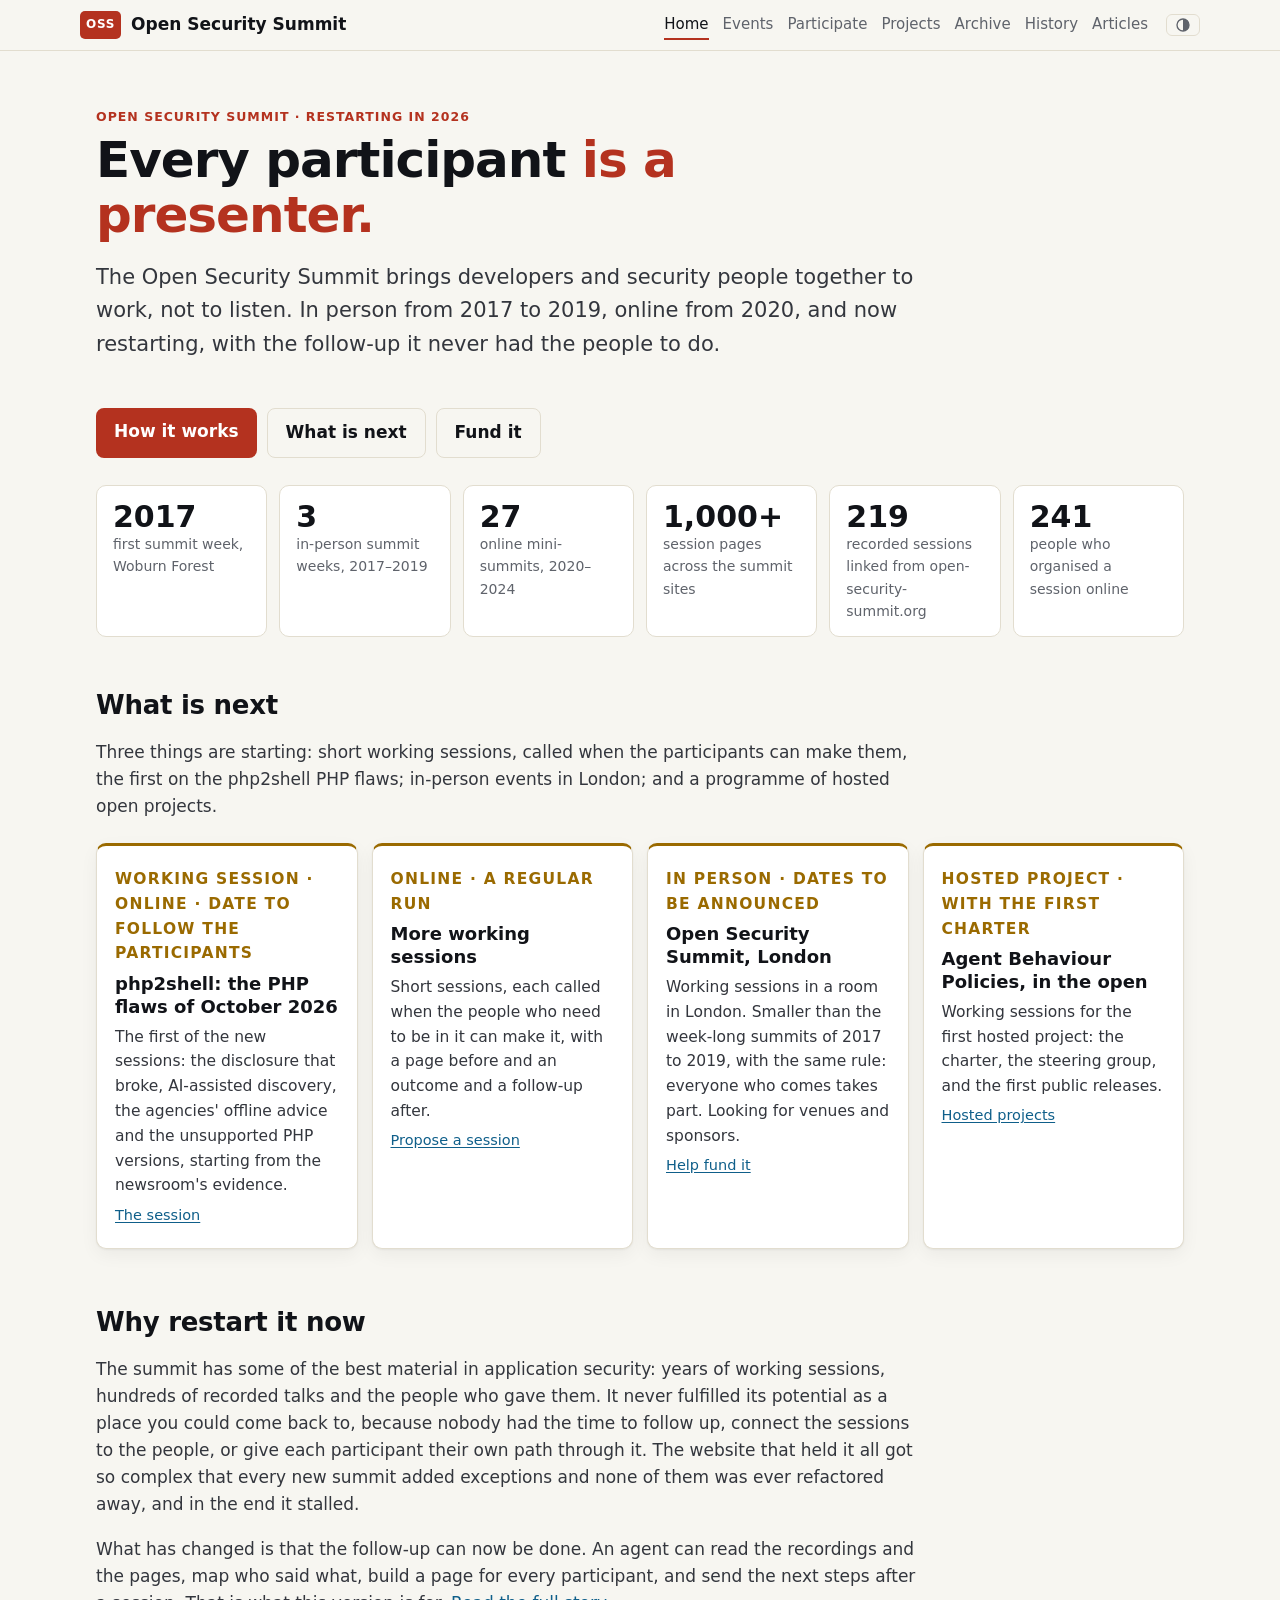
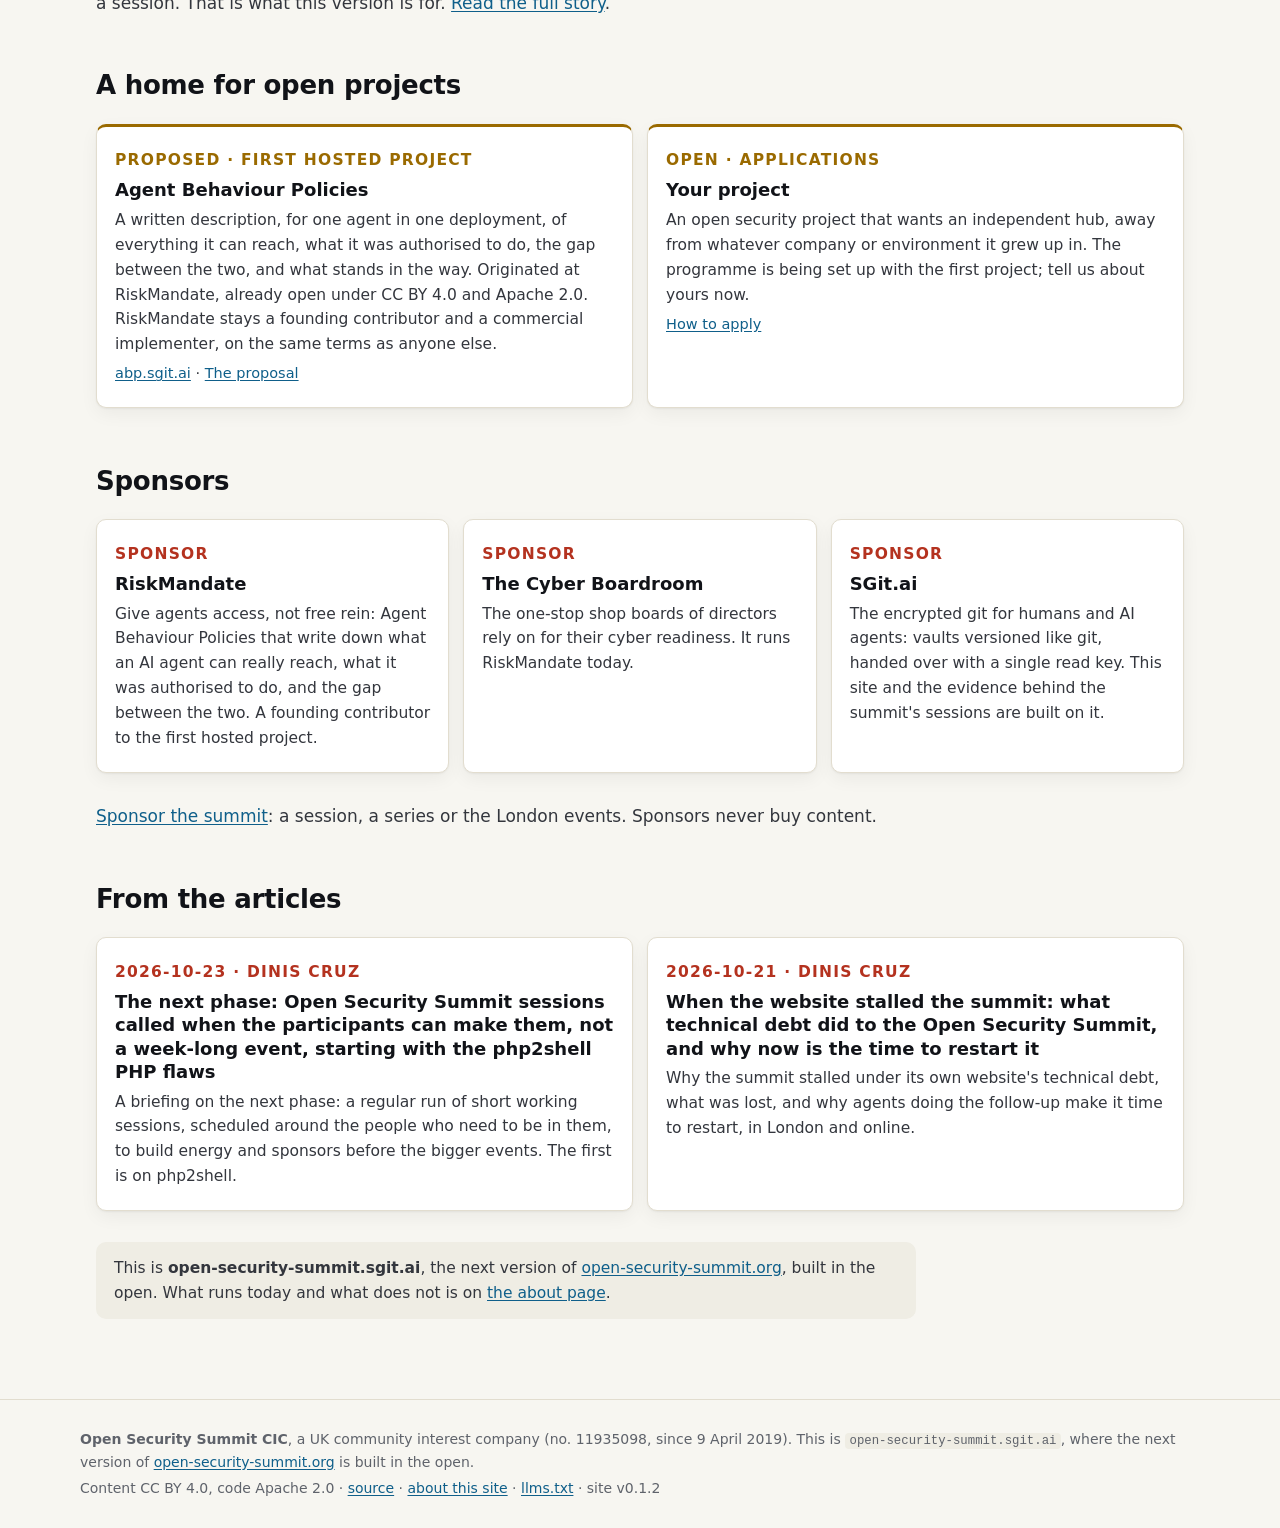
<file: index.html>
<!doctype html>
<html lang="en">
<head>
<meta charset="utf-8">
<meta name="viewport" content="width=device-width, initial-scale=1">
<title>Open Security Summit</title>
<meta name="description" content="The Open Security Summit: working sessions where developers and security people work together and every participant is a presenter. Restarting in 2026 with events in London, remote sessions, and a home for open security projects.">
<link rel="canonical" href="https://open-security-summit.sgit.ai/">
<meta property="og:title" content="Open Security Summit">
<meta property="og:description" content="The Open Security Summit: working sessions where developers and security people work together and every participant is a presenter. Restarting in 2026 with events in London, remote sessions, and a home for open security projects.">
<meta property="og:url" content="https://open-security-summit.sgit.ai/">
<link rel="icon" href="/assets/favicon.svg" type="image/svg+xml">
<link rel="stylesheet" href="/assets/site.css">
<script src="/assets/theme.js"></script>
</head>
<body>
<header class="bar">
  <a class="brand" href="/"><span class="mark" aria-hidden="true">OSS</span><span>Open Security Summit</span></a>
  <nav aria-label="Site"><a href="/" aria-current="page">Home</a><a href="/events/">Events</a><a href="/participate/">Participate</a><a href="/projects/">Projects</a><a href="/archive/">Archive</a><a href="/history/">History</a><a href="/articles/">Articles</a></nav>
  <button class="theme" type="button" aria-label="Switch light or dark"><svg viewBox="0 0 24 24" width="16" height="16" aria-hidden="true"><circle cx="12" cy="12" r="9" fill="none" stroke="currentColor" stroke-width="2"/><path d="M12 3a9 9 0 0 1 0 18z" fill="currentColor"/></svg></button>
</header>
<main>
<section class="hero"><p class="kicker">Open Security Summit · restarting in 2026</p><h1>Every participant <em>is a presenter.</em></h1><p class="lead">The Open Security Summit brings developers and security people together to work, not to listen. In person from 2017 to 2019, online from 2020, and now restarting, with the follow-up it never had the people to do.</p></section><article class="prose"><div class="cta"><a class="button" href="/participate/">How it works</a><a class="button ghost" href="/events/">What is next</a><a class="button ghost" href="/fund/">Fund it</a></div>
<ul class="numbers"><li><span class="n">2017</span><span class="l">first summit week, Woburn Forest</span></li><li><span class="n">3</span><span class="l">in-person summit weeks, 2017–2019</span></li><li><span class="n">27</span><span class="l">online mini-summits, 2020–2024</span></li><li><span class="n">1,000+</span><span class="l">session pages across the summit sites</span></li><li><span class="n">219</span><span class="l">recorded sessions linked from open-security-summit.org</span></li><li><span class="n">241</span><span class="l">people who organised a session online</span></li></ul>
<h2 id="next">What is next</h2>
<p>Three things are starting: short working sessions, called when the participants can make them, the first on the php2shell PHP flaws; in-person events in London; and a programme of hosted open projects.</p>
<ul class="cards"><li class="card card-planned"><p class="kicker">Working session · online · Date to follow the participants</p><h3>php2shell: the PHP flaws of October 2026</h3><p>The first of the new sessions: the disclosure that broke, AI-assisted discovery, the agencies' offline advice and the unsupported PHP versions, starting from the newsroom's evidence.</p><p class="links"><a href="/sessions/php2shell/">The session</a></p></li><li class="card card-planned"><p class="kicker">Online · A regular run</p><h3>More working sessions</h3><p>Short sessions, each called when the people who need to be in it can make it, with a page before and an outcome and a follow-up after.</p><p class="links"><a href="/participate/#how">Propose a session</a></p></li><li class="card card-planned"><p class="kicker">In person · Dates to be announced</p><h3>Open Security Summit, London</h3><p>Working sessions in a room in London. Smaller than the week-long summits of 2017 to 2019, with the same rule: everyone who comes takes part. Looking for venues and sponsors.</p><p class="links"><a href="/fund/">Help fund it</a></p></li><li class="card card-planned"><p class="kicker">Hosted project · With the first charter</p><h3>Agent Behaviour Policies, in the open</h3><p>Working sessions for the first hosted project: the charter, the steering group, and the first public releases.</p><p class="links"><a href="/projects/">Hosted projects</a></p></li></ul>
<h2 id="why">Why restart it now</h2>
<p>The summit has some of the best material in application security: years of working sessions, hundreds of recorded talks and the people who gave them. It never fulfilled its potential as a place you could come back to, because nobody had the time to follow up, connect the sessions to the people, or give each participant their own path through it. The website that held it all got so complex that every new summit added exceptions and none of them was ever refactored away, and in the end it stalled.</p>
<p>What has changed is that the follow-up can now be done. An agent can read the recordings and the pages, map who said what, build a page for every participant, and send the next steps after a session. That is what this version is for. <a href="/articles/when-the-website-stalled-the-summit.html">Read the full story</a>.</p>
<h2 id="projects">A home for open projects</h2>
<ul class="cards"><li class="card card-proposed"><p class="kicker">Proposed · first hosted project</p><h3>Agent Behaviour Policies</h3><p>A written description, for one agent in one deployment, of everything it can reach, what it was authorised to do, the gap between the two, and what stands in the way. Originated at RiskMandate, already open under CC BY 4.0 and Apache 2.0. RiskMandate stays a founding contributor and a commercial implementer, on the same terms as anyone else.</p><p class="links"><a href="https://abp.sgit.ai/">abp.sgit.ai</a> · <a href="https://newsroom.sgit.ai/articles/agent-behaviour-policies-move-to-the-open-security-summit.html">The proposal</a></p></li><li class="card card-planned"><p class="kicker">Open · applications</p><h3>Your project</h3><p>An open security project that wants an independent hub, away from whatever company or environment it grew up in. The programme is being set up with the first project; tell us about yours now.</p><p class="links"><a href="/projects/#apply">How to apply</a></p></li></ul>
<h2 id="sponsors">Sponsors</h2>
<ul class="cards"><li class="card"><p class="kicker">Sponsor</p><h3><a href="https://riskmandate.ai/">RiskMandate</a></h3><p>Give agents access, not free rein: Agent Behaviour Policies that write down what an AI agent can really reach, what it was authorised to do, and the gap between the two. A founding contributor to the first hosted project.</p></li><li class="card"><p class="kicker">Sponsor</p><h3><a href="https://thecyberboardroom.com/">The Cyber Boardroom</a></h3><p>The one-stop shop boards of directors rely on for their cyber readiness. It runs RiskMandate today.</p></li><li class="card"><p class="kicker">Sponsor</p><h3><a href="https://sgit.ai/">SGit.ai</a></h3><p>The encrypted git for humans and AI agents: vaults versioned like git, handed over with a single read key. This site and the evidence behind the summit's sessions are built on it.</p></li></ul>
<p><a href="/fund/">Sponsor the summit</a>: a session, a series or the London events. Sponsors never buy content.</p>
<h2 id="articles">From the articles</h2>
<ul class="cards"><li class="card"><p class="kicker">2026-10-23 · Dinis Cruz</p><h3><a href="/articles/the-next-phase-ad-hoc-sessions.html">The next phase: Open Security Summit sessions called when the participants can make them, not a week-long event, starting with the php2shell PHP flaws</a></h3><p>A briefing on the next phase: a regular run of short working sessions, scheduled around the people who need to be in them, to build energy and sponsors before the bigger events. The first is on php2shell.</p></li><li class="card"><p class="kicker">2026-10-21 · Dinis Cruz</p><h3><a href="/articles/when-the-website-stalled-the-summit.html">When the website stalled the summit: what technical debt did to the Open Security Summit, and why now is the time to restart it</a></h3><p>Why the summit stalled under its own website&#x27;s technical debt, what was lost, and why agents doing the follow-up make it time to restart, in London and online.</p></li></ul>
<p class="note">This is <strong>open-security-summit.sgit.ai</strong>, the next version of <a href="https://open-security-summit.org/">open-security-summit.org</a>, built in the open. What runs today and what does not is on <a href="/about/#status">the about page</a>.</p></article>
</main>
<footer>
  <p><strong>Open Security Summit CIC</strong>, a UK community interest company (no. 11935098, since 9 April 2019).
  This is <code>open-security-summit.sgit.ai</code>, where the next version of
  <a href="https://open-security-summit.org/">open-security-summit.org</a> is built in the open.</p>
  <p>Content CC BY 4.0, code Apache 2.0 · <a href="https://github.com/SGit-AI/SGit-AI__Website__Open-Security-Summit">source</a> ·
  <a href="/about/">about this site</a> · <a href="/llms.txt">llms.txt</a> · site v0.1.2</p>
</footer>
</body>
</html>
</file>
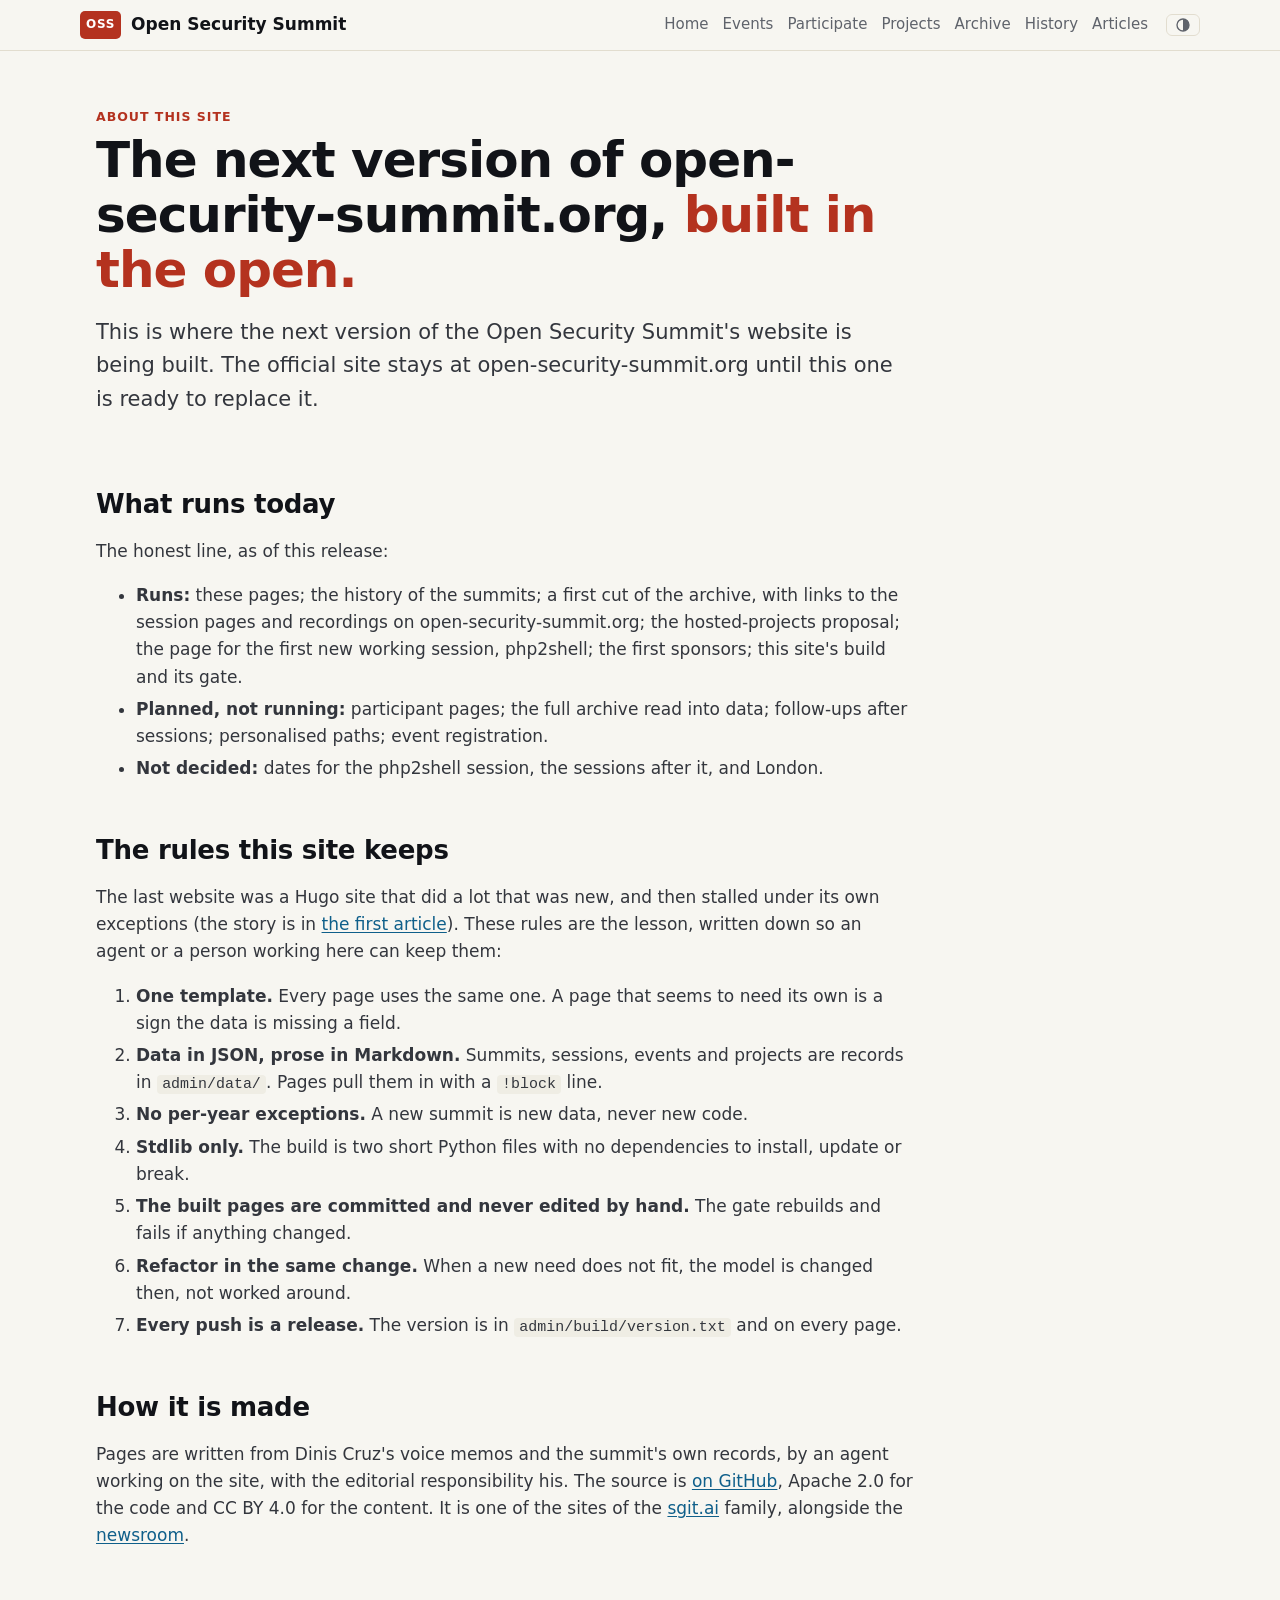
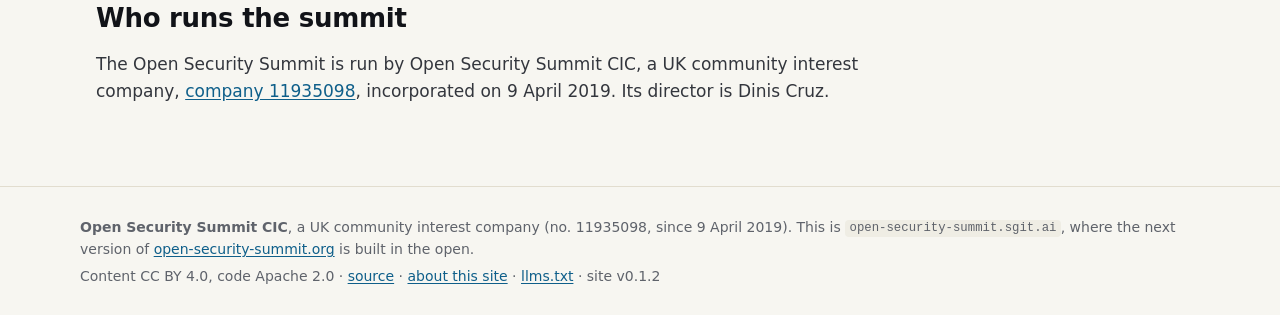
<file: about/index.html>
<!doctype html>
<html lang="en">
<head>
<meta charset="utf-8">
<meta name="viewport" content="width=device-width, initial-scale=1">
<title>About this site · Open Security Summit</title>
<meta name="description" content="What open-security-summit.sgit.ai is, how it relates to open-security-summit.org, what runs today and what does not, and the rules this site keeps so it does not drift into the technical debt that stalled the last one.">
<link rel="canonical" href="https://open-security-summit.sgit.ai/about/">
<meta property="og:title" content="About this site · Open Security Summit">
<meta property="og:description" content="What open-security-summit.sgit.ai is, how it relates to open-security-summit.org, what runs today and what does not, and the rules this site keeps so it does not drift into the technical debt that stalled the last one.">
<meta property="og:url" content="https://open-security-summit.sgit.ai/about/">
<link rel="icon" href="/assets/favicon.svg" type="image/svg+xml">
<link rel="stylesheet" href="/assets/site.css">
<script src="/assets/theme.js"></script>
</head>
<body>
<header class="bar">
  <a class="brand" href="/"><span class="mark" aria-hidden="true">OSS</span><span>Open Security Summit</span></a>
  <nav aria-label="Site"><a href="/">Home</a><a href="/events/">Events</a><a href="/participate/">Participate</a><a href="/projects/">Projects</a><a href="/archive/">Archive</a><a href="/history/">History</a><a href="/articles/">Articles</a></nav>
  <button class="theme" type="button" aria-label="Switch light or dark"><svg viewBox="0 0 24 24" width="16" height="16" aria-hidden="true"><circle cx="12" cy="12" r="9" fill="none" stroke="currentColor" stroke-width="2"/><path d="M12 3a9 9 0 0 1 0 18z" fill="currentColor"/></svg></button>
</header>
<main>
<section class="hero"><p class="kicker">About this site</p><h1>The next version of open-security-summit.org, <em>built in the open.</em></h1><p class="lead">This is where the next version of the Open Security Summit's website is being built. The official site stays at open-security-summit.org until this one is ready to replace it.</p></section><article class="prose"><h2 id="status">What runs today</h2>
<p>The honest line, as of this release:</p>
<ul><li><strong>Runs:</strong> these pages; the history of the summits; a first cut of the archive, with links to the session pages and recordings on open-security-summit.org; the hosted-projects proposal; the page for the first new working session, php2shell; the first sponsors; this site's build and its gate.</li><li><strong>Planned, not running:</strong> participant pages; the full archive read into data; follow-ups after sessions; personalised paths; event registration.</li><li><strong>Not decided:</strong> dates for the php2shell session, the sessions after it, and London.</li></ul>
<h2 id="rules">The rules this site keeps</h2>
<p>The last website was a Hugo site that did a lot that was new, and then stalled under its own exceptions (the story is in <a href="/articles/when-the-website-stalled-the-summit.html">the first article</a>). These rules are the lesson, written down so an agent or a person working here can keep them:</p>
<ol><li><strong>One template.</strong> Every page uses the same one. A page that seems to need its own is a sign the data is missing a field.</li><li><strong>Data in JSON, prose in Markdown.</strong> Summits, sessions, events and projects are records in <code>admin/data/</code>. Pages pull them in with a <code>!block</code> line.</li><li><strong>No per-year exceptions.</strong> A new summit is new data, never new code.</li><li><strong>Stdlib only.</strong> The build is two short Python files with no dependencies to install, update or break.</li><li><strong>The built pages are committed and never edited by hand.</strong> The gate rebuilds and fails if anything changed.</li><li><strong>Refactor in the same change.</strong> When a new need does not fit, the model is changed then, not worked around.</li><li><strong>Every push is a release.</strong> The version is in <code>admin/build/version.txt</code> and on every page.</li></ol>
<h2 id="how">How it is made</h2>
<p>Pages are written from Dinis Cruz's voice memos and the summit's own records, by an agent working on the site, with the editorial responsibility his. The source is <a href="https://github.com/SGit-AI/SGit-AI__Website__Open-Security-Summit">on GitHub</a>, Apache 2.0 for the code and CC BY 4.0 for the content. It is one of the sites of the <a href="https://sgit.ai/">sgit.ai</a> family, alongside the <a href="https://newsroom.sgit.ai/">newsroom</a>.</p>
<h2 id="who">Who runs the summit</h2>
<p>The Open Security Summit is run by Open Security Summit CIC, a UK community interest company, <a href="https://find-and-update.company-information.service.gov.uk/company/11935098">company 11935098</a>, incorporated on 9 April 2019. Its director is Dinis Cruz.</p></article>
</main>
<footer>
  <p><strong>Open Security Summit CIC</strong>, a UK community interest company (no. 11935098, since 9 April 2019).
  This is <code>open-security-summit.sgit.ai</code>, where the next version of
  <a href="https://open-security-summit.org/">open-security-summit.org</a> is built in the open.</p>
  <p>Content CC BY 4.0, code Apache 2.0 · <a href="https://github.com/SGit-AI/SGit-AI__Website__Open-Security-Summit">source</a> ·
  <a href="/about/">about this site</a> · <a href="/llms.txt">llms.txt</a> · site v0.1.2</p>
</footer>
</body>
</html>
</file>
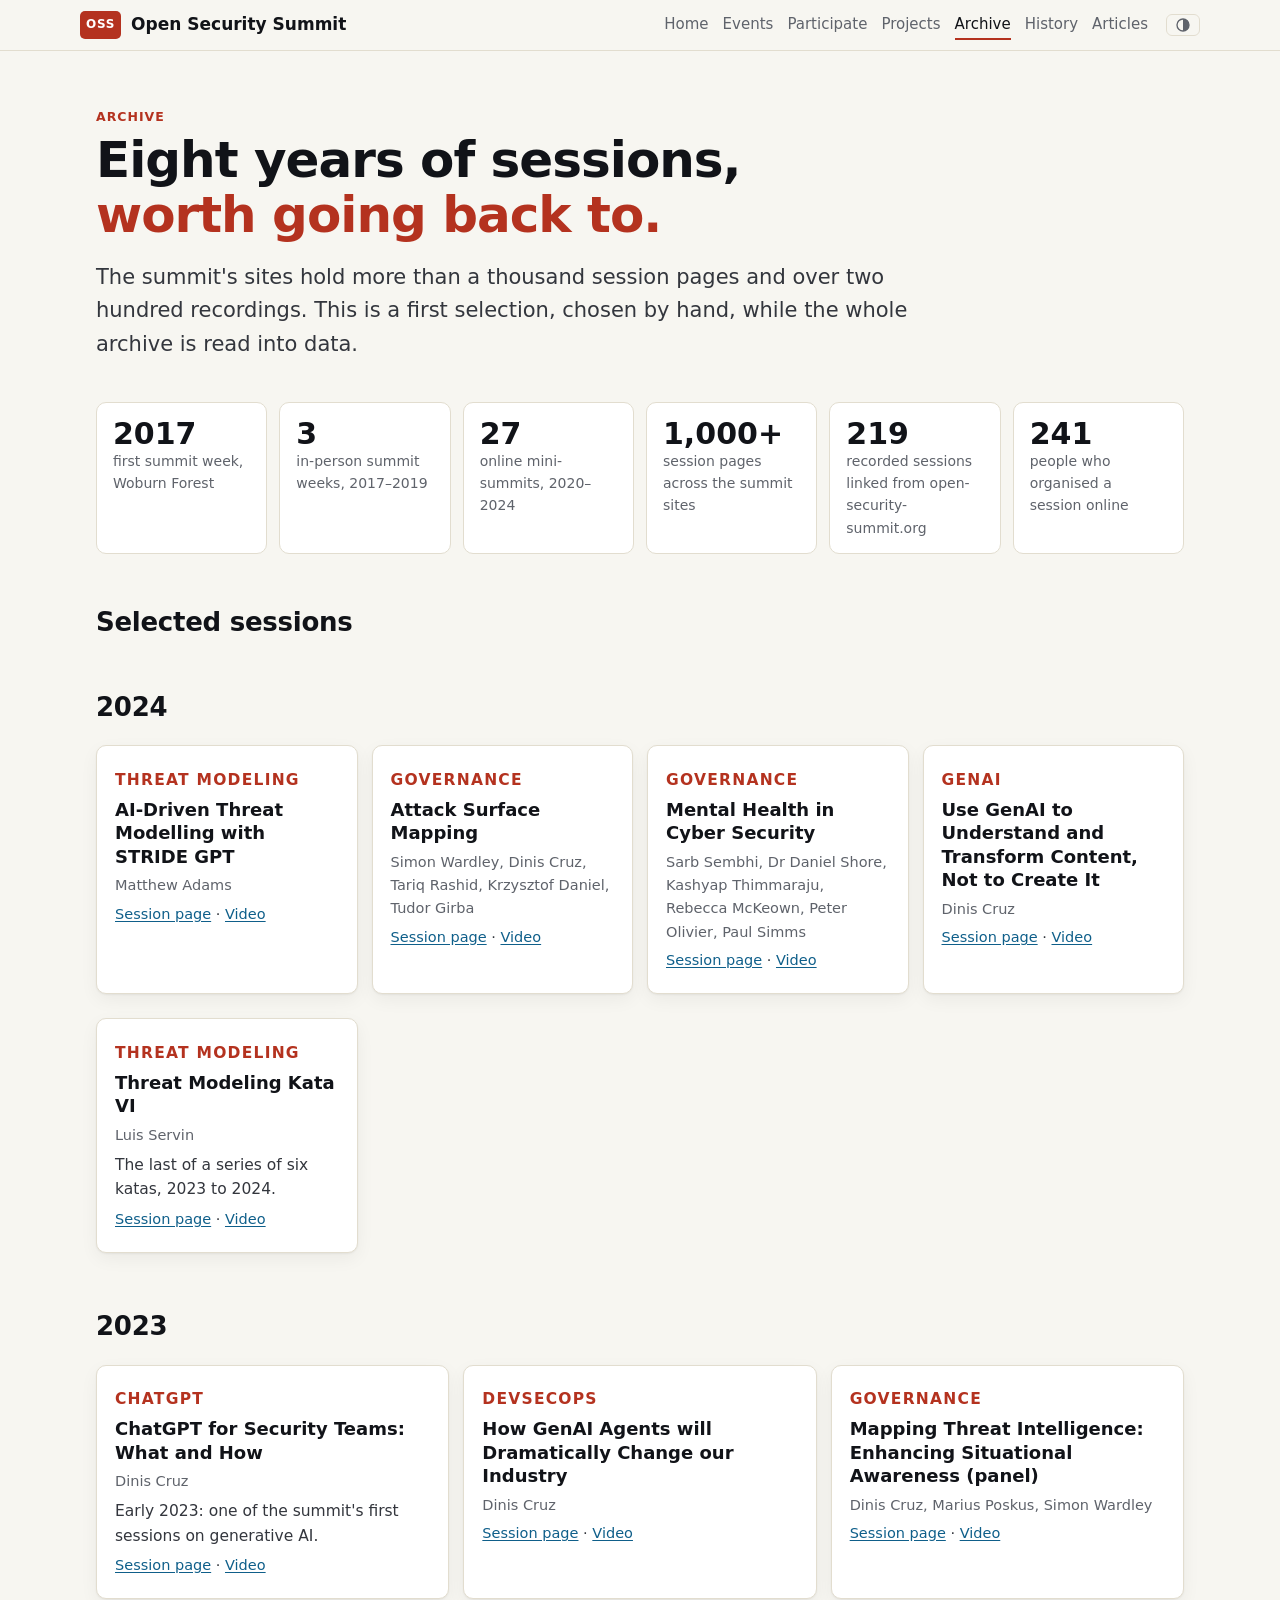
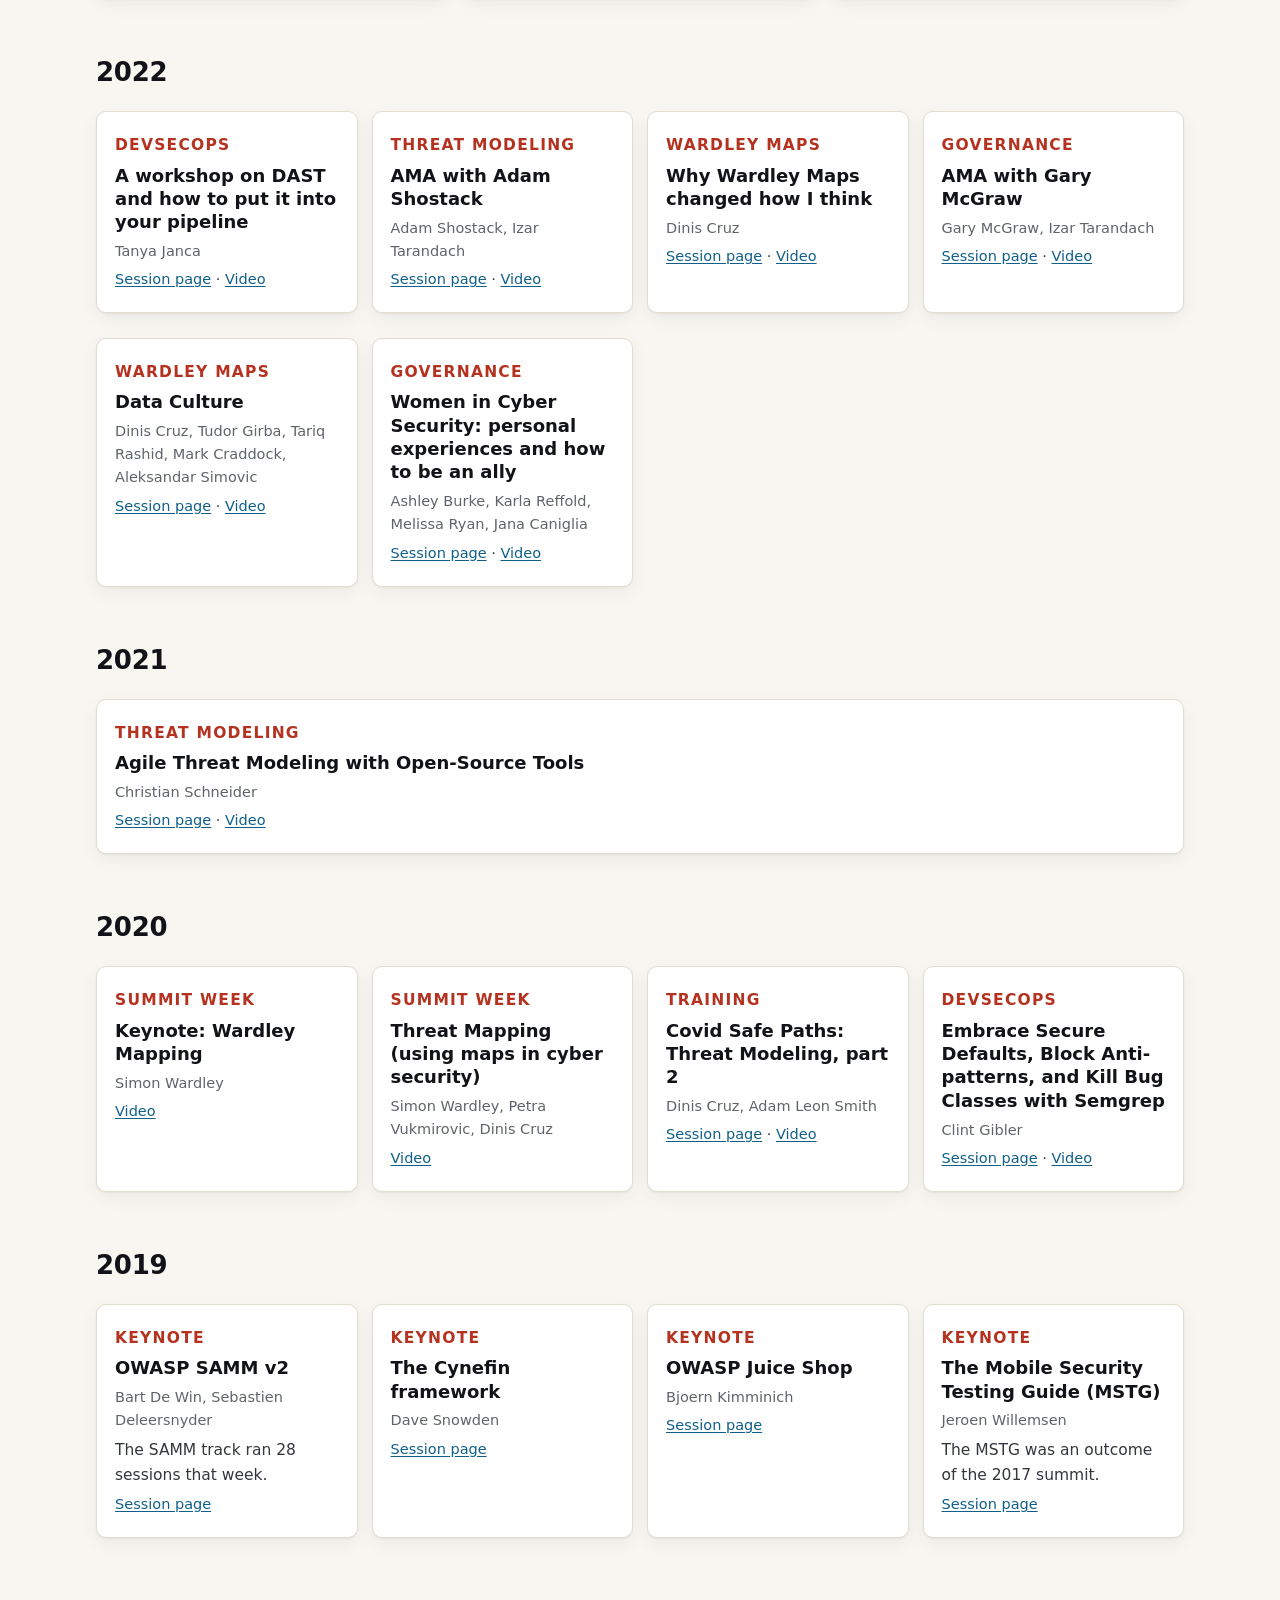
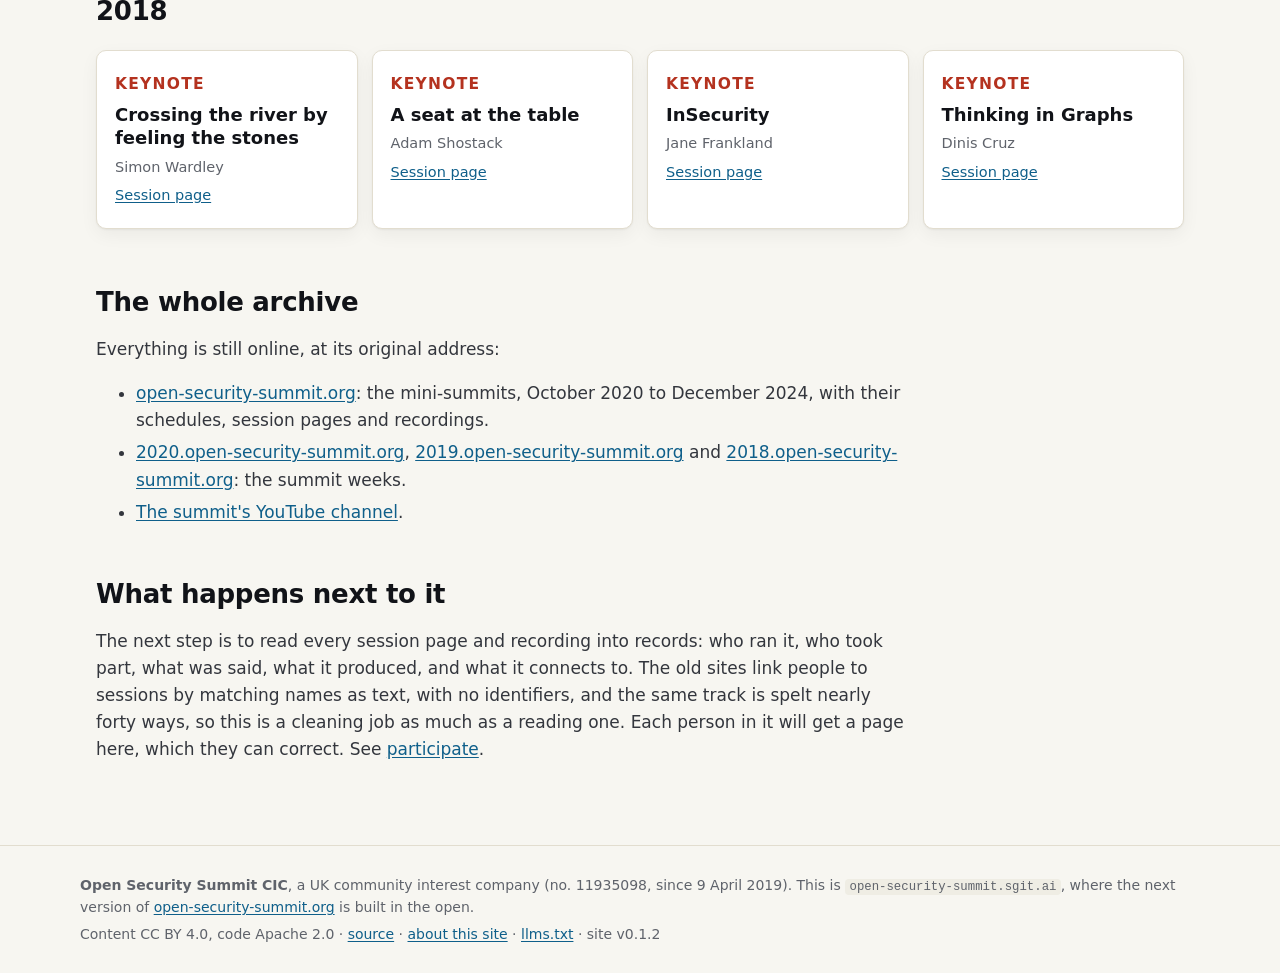
<file: archive/index.html>
<!doctype html>
<html lang="en">
<head>
<meta charset="utf-8">
<meta name="viewport" content="width=device-width, initial-scale=1">
<title>Archive · Open Security Summit</title>
<meta name="description" content="A first selection from the Open Security Summit&#x27;s archive, 2018 to 2024: keynotes, working sessions and recordings, with links to the session pages and videos.">
<link rel="canonical" href="https://open-security-summit.sgit.ai/archive/">
<meta property="og:title" content="Archive · Open Security Summit">
<meta property="og:description" content="A first selection from the Open Security Summit&#x27;s archive, 2018 to 2024: keynotes, working sessions and recordings, with links to the session pages and videos.">
<meta property="og:url" content="https://open-security-summit.sgit.ai/archive/">
<link rel="icon" href="/assets/favicon.svg" type="image/svg+xml">
<link rel="stylesheet" href="/assets/site.css">
<script src="/assets/theme.js"></script>
</head>
<body>
<header class="bar">
  <a class="brand" href="/"><span class="mark" aria-hidden="true">OSS</span><span>Open Security Summit</span></a>
  <nav aria-label="Site"><a href="/">Home</a><a href="/events/">Events</a><a href="/participate/">Participate</a><a href="/projects/">Projects</a><a href="/archive/" aria-current="page">Archive</a><a href="/history/">History</a><a href="/articles/">Articles</a></nav>
  <button class="theme" type="button" aria-label="Switch light or dark"><svg viewBox="0 0 24 24" width="16" height="16" aria-hidden="true"><circle cx="12" cy="12" r="9" fill="none" stroke="currentColor" stroke-width="2"/><path d="M12 3a9 9 0 0 1 0 18z" fill="currentColor"/></svg></button>
</header>
<main>
<section class="hero"><p class="kicker">Archive</p><h1>Eight years of sessions, <em>worth going back to.</em></h1><p class="lead">The summit's sites hold more than a thousand session pages and over two hundred recordings. This is a first selection, chosen by hand, while the whole archive is read into data.</p></section><article class="prose"><ul class="numbers"><li><span class="n">2017</span><span class="l">first summit week, Woburn Forest</span></li><li><span class="n">3</span><span class="l">in-person summit weeks, 2017–2019</span></li><li><span class="n">27</span><span class="l">online mini-summits, 2020–2024</span></li><li><span class="n">1,000+</span><span class="l">session pages across the summit sites</span></li><li><span class="n">219</span><span class="l">recorded sessions linked from open-security-summit.org</span></li><li><span class="n">241</span><span class="l">people who organised a session online</span></li></ul>
<h2 id="sessions">Selected sessions</h2>
<h2 id="y2024">2024</h2><ul class="cards"><li class="card"><p class="kicker">Threat Modeling</p><h3>AI-Driven Threat Modelling with STRIDE GPT</h3><p class="people">Matthew Adams</p><p class="links"><a href="https://open-security-summit.org/sessions/2024/mini-summits/jan/threat-modeling/ai-driven-threat-modelling-with-stride-gpt/">Session page</a> · <a href="https://youtu.be/_eOcezCeM1M">Video</a></p></li><li class="card"><p class="kicker">Governance</p><h3>Attack Surface Mapping</h3><p class="people">Simon Wardley, Dinis Cruz, Tariq Rashid, Krzysztof Daniel, Tudor Girba</p><p class="links"><a href="https://open-security-summit.org/sessions/2024/mini-summits/jun/governance/attack-surface-mapping/">Session page</a> · <a href="https://youtube.com/live/aYh60wq4LXg">Video</a></p></li><li class="card"><p class="kicker">Governance</p><h3>Mental Health in Cyber Security</h3><p class="people">Sarb Sembhi, Dr Daniel Shore, Kashyap Thimmaraju, Rebecca McKeown, Peter Olivier, Paul Simms</p><p class="links"><a href="https://open-security-summit.org/sessions/2024/mini-summits/jun/governance/mental-health-in-cyber-security/">Session page</a> · <a href="https://youtube.com/live/ldkH3_1Lxqs">Video</a></p></li><li class="card"><p class="kicker">GenAI</p><h3>Use GenAI to Understand and Transform Content, Not to Create It</h3><p class="people">Dinis Cruz</p><p class="links"><a href="https://open-security-summit.org/sessions/2024/mini-summits/sep/genai/use-genai-to-understand-and-transform-content-not-to-create-it/">Session page</a> · <a href="https://youtu.be/vf7QxGPJBIw">Video</a></p></li><li class="card"><p class="kicker">Threat Modeling</p><h3>Threat Modeling Kata VI</h3><p class="people">Luis Servin</p><p>The last of a series of six katas, 2023 to 2024.</p><p class="links"><a href="https://open-security-summit.org/sessions/2024/mini-summits/dec/threat-modeling/threat-modeling-kata-vi/">Session page</a> · <a href="https://youtu.be/2kbRBaLYjgM">Video</a></p></li></ul>
<h2 id="y2023">2023</h2><ul class="cards"><li class="card"><p class="kicker">ChatGPT</p><h3>ChatGPT for Security Teams: What and How</h3><p class="people">Dinis Cruz</p><p>Early 2023: one of the summit's first sessions on generative AI.</p><p class="links"><a href="https://open-security-summit.org/sessions/2023/mini-summits/jun/chatgpt/chatgpt_how_to_use_it/">Session page</a> · <a href="https://youtu.be/mNaGEwex0mc">Video</a></p></li><li class="card"><p class="kicker">DevSecOps</p><h3>How GenAI Agents will Dramatically Change our Industry</h3><p class="people">Dinis Cruz</p><p class="links"><a href="https://open-security-summit.org/sessions/2023/mini-summits/oct/devsecops/how-genai-agents-will-dramatically-change-our-industry/">Session page</a> · <a href="https://youtu.be/8EUZgEPkMyU">Video</a></p></li><li class="card"><p class="kicker">Governance</p><h3>Mapping Threat Intelligence: Enhancing Situational Awareness (panel)</h3><p class="people">Dinis Cruz, Marius Poskus, Simon Wardley</p><p class="links"><a href="https://open-security-summit.org/sessions/2023/mini-summits/oct/wardley-maps/mapping-threat-intelligence-enhancing-situational-awareness/">Session page</a> · <a href="https://youtu.be/pw7PImph7pk">Video</a></p></li></ul>
<h2 id="y2022">2022</h2><ul class="cards"><li class="card"><p class="kicker">DevSecOps</p><h3>A workshop on DAST and how to put it into your pipeline</h3><p class="people">Tanya Janca</p><p class="links"><a href="https://open-security-summit.org/sessions/2022/mini-summits/may/devsecops/a-workshop-on-dast-and-how-to-put-it-into-your-pipeline/">Session page</a> · <a href="https://youtu.be/NxSspDGZunk">Video</a></p></li><li class="card"><p class="kicker">Threat Modeling</p><h3>AMA with Adam Shostack</h3><p class="people">Adam Shostack, Izar Tarandach</p><p class="links"><a href="https://open-security-summit.org/sessions/2022/mini-summits/jul/threat-modeling/ama-with-adam-shostack/">Session page</a> · <a href="https://youtu.be/DsXQUpoQOiQ">Video</a></p></li><li class="card"><p class="kicker">Wardley Maps</p><h3>Why Wardley Maps changed how I think</h3><p class="people">Dinis Cruz</p><p class="links"><a href="https://open-security-summit.org/sessions/2022/mini-summits/jul/wardley-maps/why-wardley-maps-changed-how-i-think/">Session page</a> · <a href="https://youtu.be/6gpgnYo6M14">Video</a></p></li><li class="card"><p class="kicker">Governance</p><h3>AMA with Gary McGraw</h3><p class="people">Gary McGraw, Izar Tarandach</p><p class="links"><a href="https://open-security-summit.org/sessions/2022/mini-summits/sep/governance/ama-with-mcgraw/">Session page</a> · <a href="https://youtu.be/Qg5qYTOg2EU">Video</a></p></li><li class="card"><p class="kicker">Wardley Maps</p><h3>Data Culture</h3><p class="people">Dinis Cruz, Tudor Girba, Tariq Rashid, Mark Craddock, Aleksandar Simovic</p><p class="links"><a href="https://open-security-summit.org/sessions/2022/mini-summits/sep/wardley-maps/data-culture/">Session page</a> · <a href="https://youtu.be/FcaUN4w2TdY">Video</a></p></li><li class="card"><p class="kicker">Governance</p><h3>Women in Cyber Security: personal experiences and how to be an ally</h3><p class="people">Ashley Burke, Karla Reffold, Melissa Ryan, Jana Caniglia</p><p class="links"><a href="https://open-security-summit.org/sessions/2022/mini-summits/dec/governance/women-in-cyber-security-personal-experiences-and-how-to-be-an-ally/">Session page</a> · <a href="https://youtu.be/Ew8f_G9TY3c">Video</a></p></li></ul>
<h2 id="y2021">2021</h2><ul class="cards"><li class="card"><p class="kicker">Threat Modeling</p><h3>Agile Threat Modeling with Open-Source Tools</h3><p class="people">Christian Schneider</p><p class="links"><a href="https://open-security-summit.org/sessions/2021/mini-summits/nov/threat-modeling/agile_threat_modeling_with_open_source_tools/">Session page</a> · <a href="https://youtu.be/7JAY7wrv9oA">Video</a></p></li></ul>
<h2 id="y2020">2020</h2><ul class="cards"><li class="card"><p class="kicker">Summit week</p><h3>Keynote: Wardley Mapping</h3><p class="people">Simon Wardley</p><p class="links"><a href="https://youtu.be/YESXU26LkRc">Video</a></p></li><li class="card"><p class="kicker">Summit week</p><h3>Threat Mapping (using maps in cyber security)</h3><p class="people">Simon Wardley, Petra Vukmirovic, Dinis Cruz</p><p class="links"><a href="https://youtu.be/9F3PuuBTu98">Video</a></p></li><li class="card"><p class="kicker">Training</p><h3>Covid Safe Paths: Threat Modeling, part 2</h3><p class="people">Dinis Cruz, Adam Leon Smith</p><p class="links"><a href="https://open-security-summit.org/sessions/2020/summits/may/training/week-1/covid/covid-safe-paths-threat-modeling-part-2/">Session page</a> · <a href="https://youtu.be/B4F0uFhi83g">Video</a></p></li><li class="card"><p class="kicker">DevSecOps</p><h3>Embrace Secure Defaults, Block Anti-patterns, and Kill Bug Classes with Semgrep</h3><p class="people">Clint Gibler</p><p class="links"><a href="https://open-security-summit.org/sessions/2020/mini-summits/dec/devsecops/what-is-semgrep-and-how-to-use-it/">Session page</a> · <a href="https://youtu.be/EIjoqwT53E4">Video</a></p></li></ul>
<h2 id="y2019">2019</h2><ul class="cards"><li class="card"><p class="kicker">Keynote</p><h3>OWASP SAMM v2</h3><p class="people">Bart De Win, Sebastien Deleersnyder</p><p>The SAMM track ran 28 sessions that week.</p><p class="links"><a href="https://2019.open-security-summit.org/tracks/keynotes/kn-bart-seba-samm/">Session page</a></p></li><li class="card"><p class="kicker">Keynote</p><h3>The Cynefin framework</h3><p class="people">Dave Snowden</p><p class="links"><a href="https://2019.open-security-summit.org/tracks/keynotes/kn-dave-cynefin/">Session page</a></p></li><li class="card"><p class="kicker">Keynote</p><h3>OWASP Juice Shop</h3><p class="people">Bjoern Kimminich</p><p class="links"><a href="https://2019.open-security-summit.org/tracks/keynotes/kn-bjorn-juiceshop/">Session page</a></p></li><li class="card"><p class="kicker">Keynote</p><h3>The Mobile Security Testing Guide (MSTG)</h3><p class="people">Jeroen Willemsen</p><p>The MSTG was an outcome of the 2017 summit.</p><p class="links"><a href="https://2019.open-security-summit.org/tracks/keynotes/kn-jeroen-mstg/">Session page</a></p></li></ul>
<h2 id="y2018">2018</h2><ul class="cards"><li class="card"><p class="kicker">Keynote</p><h3>Crossing the river by feeling the stones</h3><p class="people">Simon Wardley</p><p class="links"><a href="https://2018.open-security-summit.org/tracks/keynotes/crossing-the-river-by-feeling-the-stones/">Session page</a></p></li><li class="card"><p class="kicker">Keynote</p><h3>A seat at the table</h3><p class="people">Adam Shostack</p><p class="links"><a href="https://2018.open-security-summit.org/tracks/keynotes/a-seat-at-the-table/">Session page</a></p></li><li class="card"><p class="kicker">Keynote</p><h3>InSecurity</h3><p class="people">Jane Frankland</p><p class="links"><a href="https://2018.open-security-summit.org/tracks/keynotes/insecurity/">Session page</a></p></li><li class="card"><p class="kicker">Keynote</p><h3>Thinking in Graphs</h3><p class="people">Dinis Cruz</p><p class="links"><a href="https://2018.open-security-summit.org/tracks/keynotes/thinking-in-graphs/">Session page</a></p></li></ul>
<h2 id="all">The whole archive</h2>
<p>Everything is still online, at its original address:</p>
<ul><li><a href="https://open-security-summit.org/">open-security-summit.org</a>: the mini-summits, October 2020 to December 2024, with their schedules, session pages and recordings.</li><li><a href="https://2020.open-security-summit.org/">2020.open-security-summit.org</a>, <a href="https://2019.open-security-summit.org/">2019.open-security-summit.org</a> and <a href="https://2018.open-security-summit.org/">2018.open-security-summit.org</a>: the summit weeks.</li><li><a href="https://www.youtube.com/channel/UCyse9b_2JLJUxKMLgSpOL-Q">The summit's YouTube channel</a>.</li></ul>
<h2 id="next">What happens next to it</h2>
<p>The next step is to read every session page and recording into records: who ran it, who took part, what was said, what it produced, and what it connects to. The old sites link people to sessions by matching names as text, with no identifiers, and the same track is spelt nearly forty ways, so this is a cleaning job as much as a reading one. Each person in it will get a page here, which they can correct. See <a href="/participate/#new">participate</a>.</p></article>
</main>
<footer>
  <p><strong>Open Security Summit CIC</strong>, a UK community interest company (no. 11935098, since 9 April 2019).
  This is <code>open-security-summit.sgit.ai</code>, where the next version of
  <a href="https://open-security-summit.org/">open-security-summit.org</a> is built in the open.</p>
  <p>Content CC BY 4.0, code Apache 2.0 · <a href="https://github.com/SGit-AI/SGit-AI__Website__Open-Security-Summit">source</a> ·
  <a href="/about/">about this site</a> · <a href="/llms.txt">llms.txt</a> · site v0.1.2</p>
</footer>
</body>
</html>
</file>
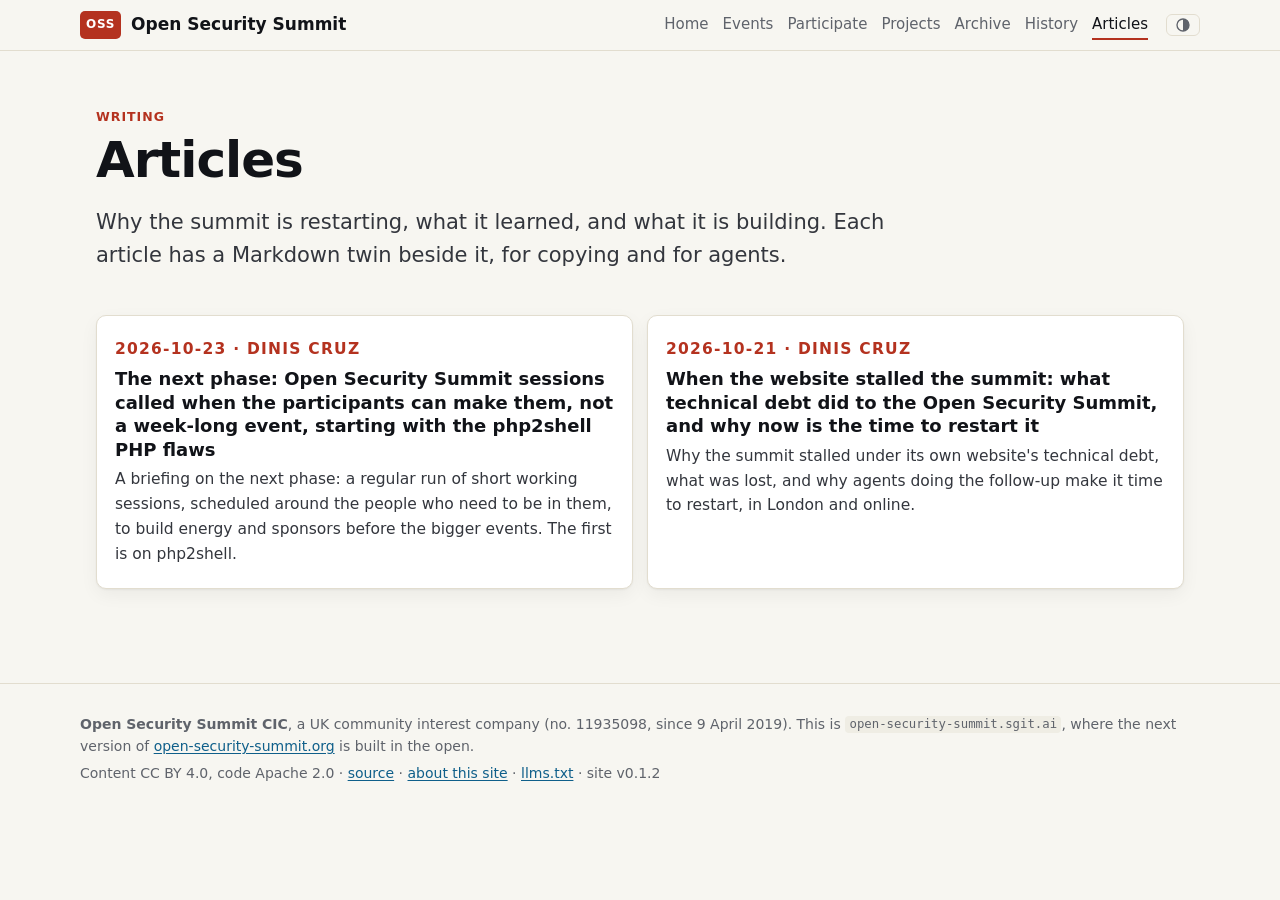
<file: articles/index.html>
<!doctype html>
<html lang="en">
<head>
<meta charset="utf-8">
<meta name="viewport" content="width=device-width, initial-scale=1">
<title>Articles · Open Security Summit</title>
<meta name="description" content="Articles about the Open Security Summit: its history, why it stalled, and what it is doing next.">
<link rel="canonical" href="https://open-security-summit.sgit.ai/articles/">
<meta property="og:title" content="Articles · Open Security Summit">
<meta property="og:description" content="Articles about the Open Security Summit: its history, why it stalled, and what it is doing next.">
<meta property="og:url" content="https://open-security-summit.sgit.ai/articles/">
<link rel="icon" href="/assets/favicon.svg" type="image/svg+xml">
<link rel="stylesheet" href="/assets/site.css">
<script src="/assets/theme.js"></script>
</head>
<body>
<header class="bar">
  <a class="brand" href="/"><span class="mark" aria-hidden="true">OSS</span><span>Open Security Summit</span></a>
  <nav aria-label="Site"><a href="/">Home</a><a href="/events/">Events</a><a href="/participate/">Participate</a><a href="/projects/">Projects</a><a href="/archive/">Archive</a><a href="/history/">History</a><a href="/articles/" aria-current="page">Articles</a></nav>
  <button class="theme" type="button" aria-label="Switch light or dark"><svg viewBox="0 0 24 24" width="16" height="16" aria-hidden="true"><circle cx="12" cy="12" r="9" fill="none" stroke="currentColor" stroke-width="2"/><path d="M12 3a9 9 0 0 1 0 18z" fill="currentColor"/></svg></button>
</header>
<main>
<section class="hero"><p class="kicker">Writing</p><h1>Articles</h1><p class="lead">Why the summit is restarting, what it learned, and what it is building. Each article has a Markdown twin beside it, for copying and for agents.</p></section><article class="prose"><ul class="cards"><li class="card"><p class="kicker">2026-10-23 · Dinis Cruz</p><h3><a href="/articles/the-next-phase-ad-hoc-sessions.html">The next phase: Open Security Summit sessions called when the participants can make them, not a week-long event, starting with the php2shell PHP flaws</a></h3><p>A briefing on the next phase: a regular run of short working sessions, scheduled around the people who need to be in them, to build energy and sponsors before the bigger events. The first is on php2shell.</p></li><li class="card"><p class="kicker">2026-10-21 · Dinis Cruz</p><h3><a href="/articles/when-the-website-stalled-the-summit.html">When the website stalled the summit: what technical debt did to the Open Security Summit, and why now is the time to restart it</a></h3><p>Why the summit stalled under its own website&#x27;s technical debt, what was lost, and why agents doing the follow-up make it time to restart, in London and online.</p></li></ul></article>
</main>
<footer>
  <p><strong>Open Security Summit CIC</strong>, a UK community interest company (no. 11935098, since 9 April 2019).
  This is <code>open-security-summit.sgit.ai</code>, where the next version of
  <a href="https://open-security-summit.org/">open-security-summit.org</a> is built in the open.</p>
  <p>Content CC BY 4.0, code Apache 2.0 · <a href="https://github.com/SGit-AI/SGit-AI__Website__Open-Security-Summit">source</a> ·
  <a href="/about/">about this site</a> · <a href="/llms.txt">llms.txt</a> · site v0.1.2</p>
</footer>
</body>
</html>
</file>
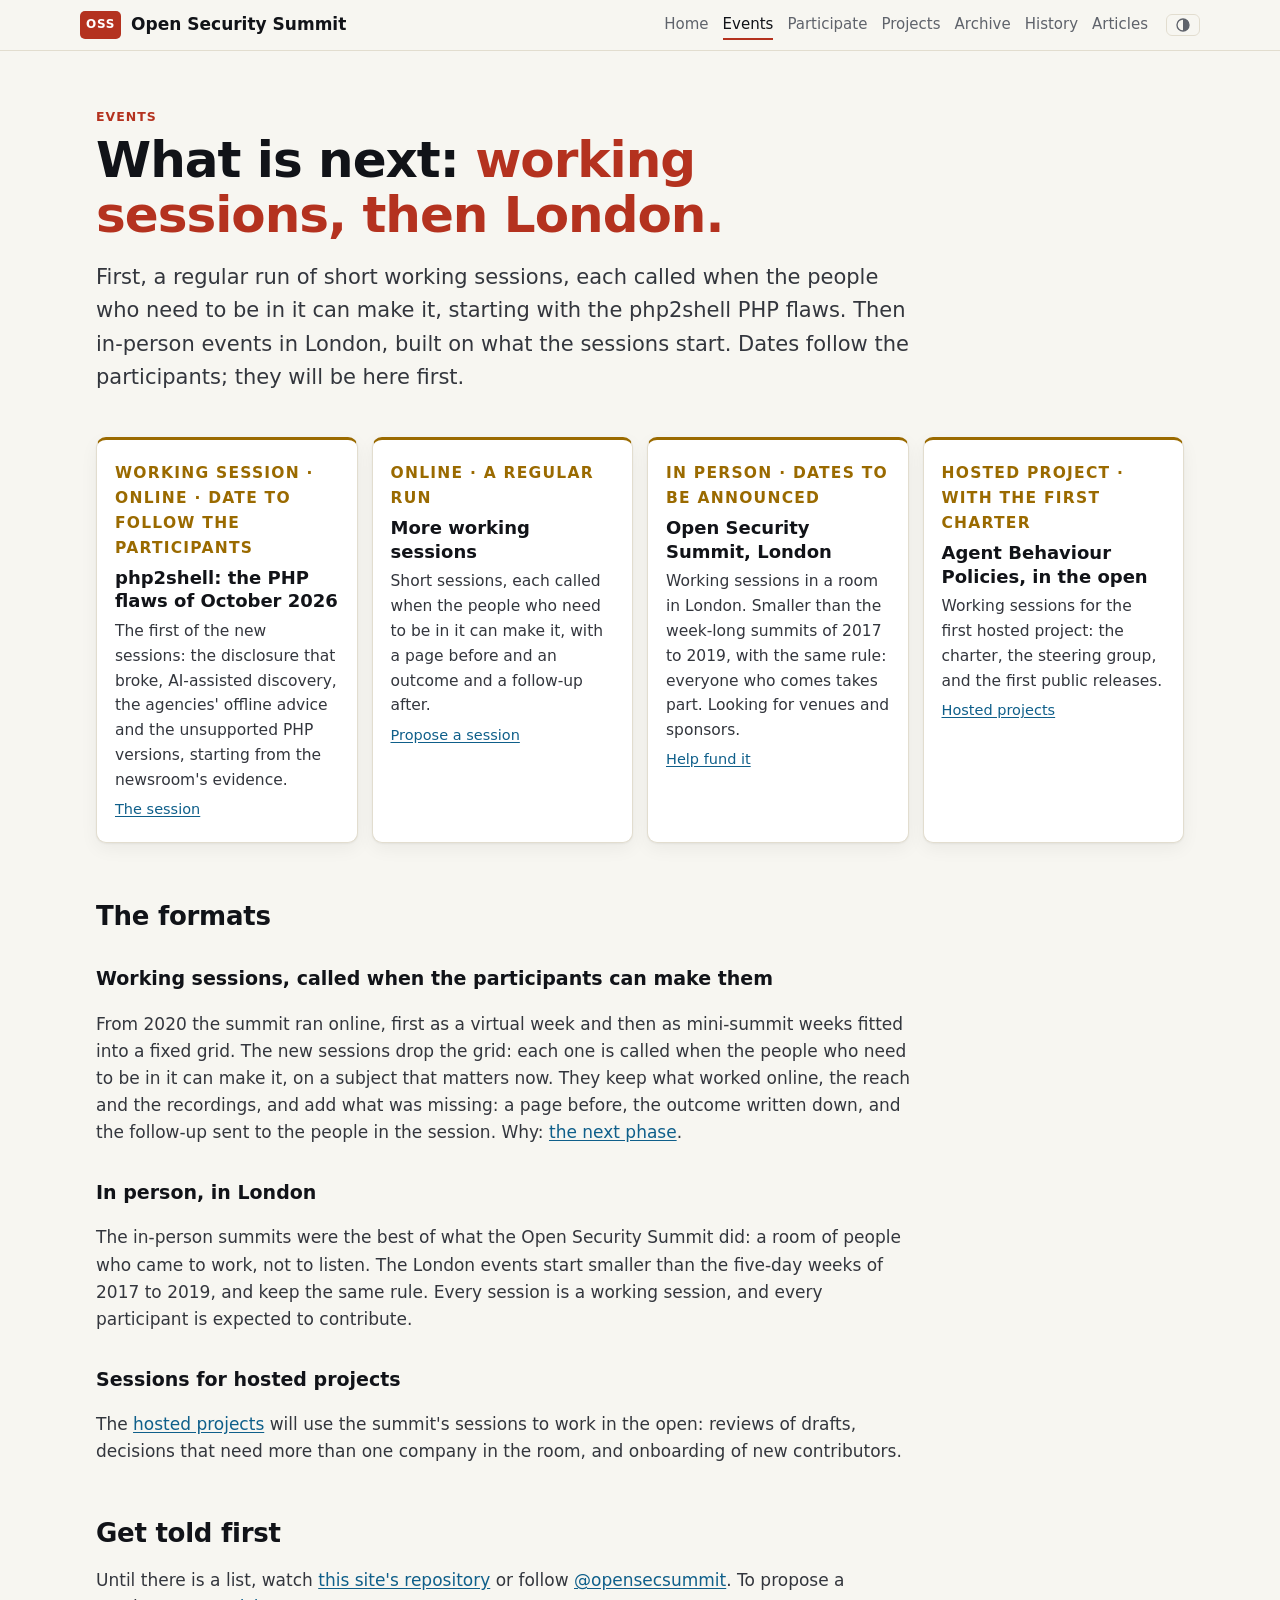
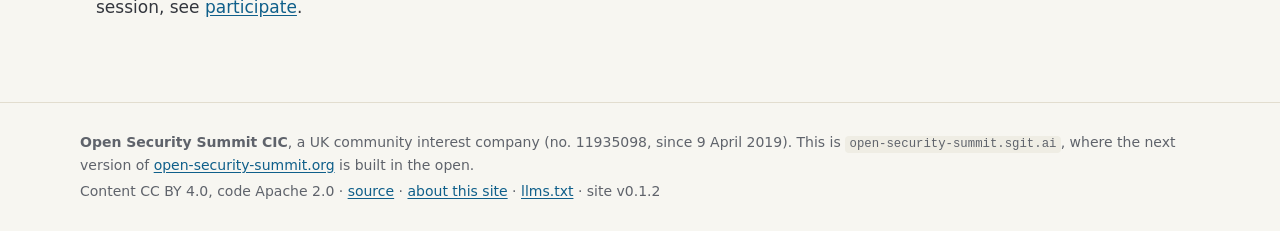
<file: events/index.html>
<!doctype html>
<html lang="en">
<head>
<meta charset="utf-8">
<meta name="viewport" content="width=device-width, initial-scale=1">
<title>Events · Open Security Summit</title>
<meta name="description" content="The Open Security Summit restarts with a regular run of short working sessions, called when the participants can make them, starting with php2shell; then in-person events in London. What is planned and how to take part.">
<link rel="canonical" href="https://open-security-summit.sgit.ai/events/">
<meta property="og:title" content="Events · Open Security Summit">
<meta property="og:description" content="The Open Security Summit restarts with a regular run of short working sessions, called when the participants can make them, starting with php2shell; then in-person events in London. What is planned and how to take part.">
<meta property="og:url" content="https://open-security-summit.sgit.ai/events/">
<link rel="icon" href="/assets/favicon.svg" type="image/svg+xml">
<link rel="stylesheet" href="/assets/site.css">
<script src="/assets/theme.js"></script>
</head>
<body>
<header class="bar">
  <a class="brand" href="/"><span class="mark" aria-hidden="true">OSS</span><span>Open Security Summit</span></a>
  <nav aria-label="Site"><a href="/">Home</a><a href="/events/" aria-current="page">Events</a><a href="/participate/">Participate</a><a href="/projects/">Projects</a><a href="/archive/">Archive</a><a href="/history/">History</a><a href="/articles/">Articles</a></nav>
  <button class="theme" type="button" aria-label="Switch light or dark"><svg viewBox="0 0 24 24" width="16" height="16" aria-hidden="true"><circle cx="12" cy="12" r="9" fill="none" stroke="currentColor" stroke-width="2"/><path d="M12 3a9 9 0 0 1 0 18z" fill="currentColor"/></svg></button>
</header>
<main>
<section class="hero"><p class="kicker">Events</p><h1>What is next: <em>working sessions, then London.</em></h1><p class="lead">First, a regular run of short working sessions, each called when the people who need to be in it can make it, starting with the php2shell PHP flaws. Then in-person events in London, built on what the sessions start. Dates follow the participants; they will be here first.</p></section><article class="prose"><ul class="cards"><li class="card card-planned"><p class="kicker">Working session · online · Date to follow the participants</p><h3>php2shell: the PHP flaws of October 2026</h3><p>The first of the new sessions: the disclosure that broke, AI-assisted discovery, the agencies' offline advice and the unsupported PHP versions, starting from the newsroom's evidence.</p><p class="links"><a href="/sessions/php2shell/">The session</a></p></li><li class="card card-planned"><p class="kicker">Online · A regular run</p><h3>More working sessions</h3><p>Short sessions, each called when the people who need to be in it can make it, with a page before and an outcome and a follow-up after.</p><p class="links"><a href="/participate/#how">Propose a session</a></p></li><li class="card card-planned"><p class="kicker">In person · Dates to be announced</p><h3>Open Security Summit, London</h3><p>Working sessions in a room in London. Smaller than the week-long summits of 2017 to 2019, with the same rule: everyone who comes takes part. Looking for venues and sponsors.</p><p class="links"><a href="/fund/">Help fund it</a></p></li><li class="card card-planned"><p class="kicker">Hosted project · With the first charter</p><h3>Agent Behaviour Policies, in the open</h3><p>Working sessions for the first hosted project: the charter, the steering group, and the first public releases.</p><p class="links"><a href="/projects/">Hosted projects</a></p></li></ul>
<h2 id="formats">The formats</h2>
<h3 id="remote">Working sessions, called when the participants can make them</h3>
<p>From 2020 the summit ran online, first as a virtual week and then as mini-summit weeks fitted into a fixed grid. The new sessions drop the grid: each one is called when the people who need to be in it can make it, on a subject that matters now. They keep what worked online, the reach and the recordings, and add what was missing: a page before, the outcome written down, and the follow-up sent to the people in the session. Why: <a href="/articles/the-next-phase-ad-hoc-sessions.html">the next phase</a>.</p>
<h3 id="london">In person, in London</h3>
<p>The in-person summits were the best of what the Open Security Summit did: a room of people who came to work, not to listen. The London events start smaller than the five-day weeks of 2017 to 2019, and keep the same rule. Every session is a working session, and every participant is expected to contribute.</p>
<h3 id="project-sessions">Sessions for hosted projects</h3>
<p>The <a href="/projects/">hosted projects</a> will use the summit's sessions to work in the open: reviews of drafts, decisions that need more than one company in the room, and onboarding of new contributors.</p>
<h2 id="notify">Get told first</h2>
<p>Until there is a list, watch <a href="https://github.com/SGit-AI/SGit-AI__Website__Open-Security-Summit">this site's repository</a> or follow <a href="https://twitter.com/opensecsummit">@opensecsummit</a>. To propose a session, see <a href="/participate/#how">participate</a>.</p></article>
</main>
<footer>
  <p><strong>Open Security Summit CIC</strong>, a UK community interest company (no. 11935098, since 9 April 2019).
  This is <code>open-security-summit.sgit.ai</code>, where the next version of
  <a href="https://open-security-summit.org/">open-security-summit.org</a> is built in the open.</p>
  <p>Content CC BY 4.0, code Apache 2.0 · <a href="https://github.com/SGit-AI/SGit-AI__Website__Open-Security-Summit">source</a> ·
  <a href="/about/">about this site</a> · <a href="/llms.txt">llms.txt</a> · site v0.1.2</p>
</footer>
</body>
</html>
</file>
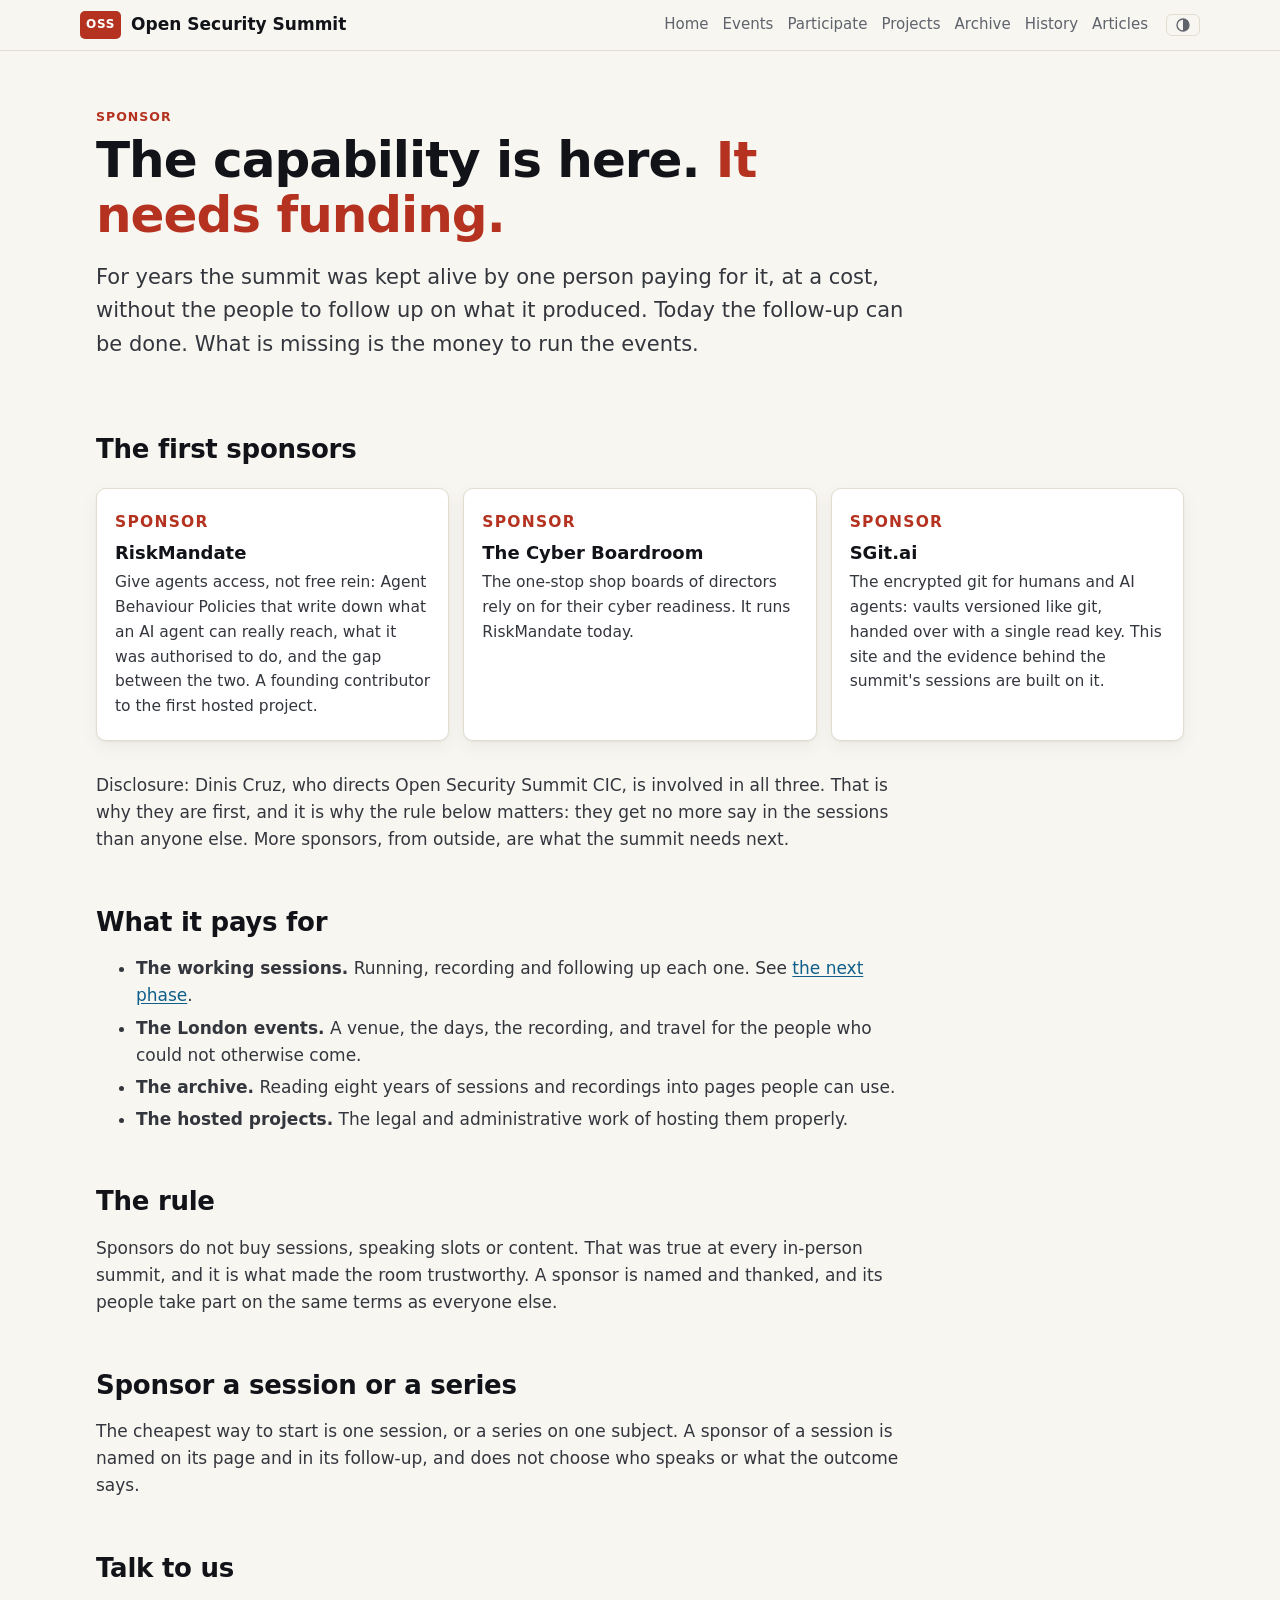
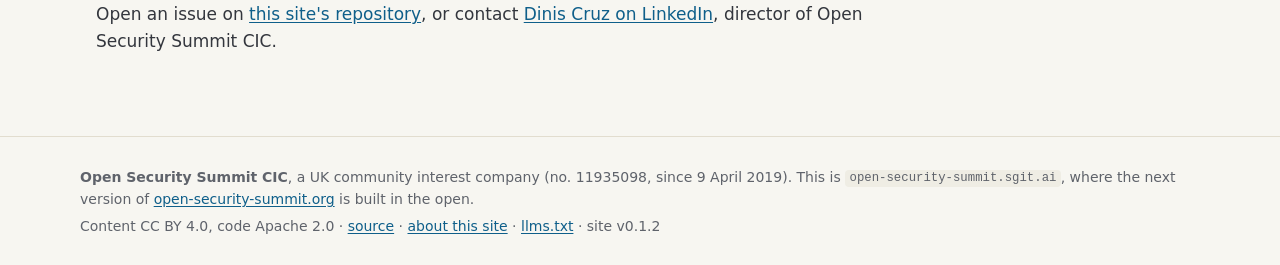
<file: fund/index.html>
<!doctype html>
<html lang="en">
<head>
<meta charset="utf-8">
<meta name="viewport" content="width=device-width, initial-scale=1">
<title>Fund the summit · Open Security Summit</title>
<meta name="description" content="Why the Open Security Summit needs funding now, what the money pays for, and the rule that sponsorship buys no content.">
<link rel="canonical" href="https://open-security-summit.sgit.ai/fund/">
<meta property="og:title" content="Fund the summit · Open Security Summit">
<meta property="og:description" content="Why the Open Security Summit needs funding now, what the money pays for, and the rule that sponsorship buys no content.">
<meta property="og:url" content="https://open-security-summit.sgit.ai/fund/">
<link rel="icon" href="/assets/favicon.svg" type="image/svg+xml">
<link rel="stylesheet" href="/assets/site.css">
<script src="/assets/theme.js"></script>
</head>
<body>
<header class="bar">
  <a class="brand" href="/"><span class="mark" aria-hidden="true">OSS</span><span>Open Security Summit</span></a>
  <nav aria-label="Site"><a href="/">Home</a><a href="/events/">Events</a><a href="/participate/">Participate</a><a href="/projects/">Projects</a><a href="/archive/">Archive</a><a href="/history/">History</a><a href="/articles/">Articles</a></nav>
  <button class="theme" type="button" aria-label="Switch light or dark"><svg viewBox="0 0 24 24" width="16" height="16" aria-hidden="true"><circle cx="12" cy="12" r="9" fill="none" stroke="currentColor" stroke-width="2"/><path d="M12 3a9 9 0 0 1 0 18z" fill="currentColor"/></svg></button>
</header>
<main>
<section class="hero"><p class="kicker">Sponsor</p><h1>The capability is here. <em>It needs funding.</em></h1><p class="lead">For years the summit was kept alive by one person paying for it, at a cost, without the people to follow up on what it produced. Today the follow-up can be done. What is missing is the money to run the events.</p></section><article class="prose"><h2 id="sponsors">The first sponsors</h2>
<ul class="cards"><li class="card"><p class="kicker">Sponsor</p><h3><a href="https://riskmandate.ai/">RiskMandate</a></h3><p>Give agents access, not free rein: Agent Behaviour Policies that write down what an AI agent can really reach, what it was authorised to do, and the gap between the two. A founding contributor to the first hosted project.</p></li><li class="card"><p class="kicker">Sponsor</p><h3><a href="https://thecyberboardroom.com/">The Cyber Boardroom</a></h3><p>The one-stop shop boards of directors rely on for their cyber readiness. It runs RiskMandate today.</p></li><li class="card"><p class="kicker">Sponsor</p><h3><a href="https://sgit.ai/">SGit.ai</a></h3><p>The encrypted git for humans and AI agents: vaults versioned like git, handed over with a single read key. This site and the evidence behind the summit's sessions are built on it.</p></li></ul>
<p>Disclosure: Dinis Cruz, who directs Open Security Summit CIC, is involved in all three. That is why they are first, and it is why the rule below matters: they get no more say in the sessions than anyone else. More sponsors, from outside, are what the summit needs next.</p>
<h2 id="what">What it pays for</h2>
<ul><li><strong>The working sessions.</strong> Running, recording and following up each one. See <a href="/articles/the-next-phase-ad-hoc-sessions.html">the next phase</a>.</li><li><strong>The London events.</strong> A venue, the days, the recording, and travel for the people who could not otherwise come.</li><li><strong>The archive.</strong> Reading eight years of sessions and recordings into pages people can use.</li><li><strong>The hosted projects.</strong> The legal and administrative work of hosting them properly.</li></ul>
<h2 id="rule">The rule</h2>
<p>Sponsors do not buy sessions, speaking slots or content. That was true at every in-person summit, and it is what made the room trustworthy. A sponsor is named and thanked, and its people take part on the same terms as everyone else.</p>
<h2 id="sessions">Sponsor a session or a series</h2>
<p>The cheapest way to start is one session, or a series on one subject. A sponsor of a session is named on its page and in its follow-up, and does not choose who speaks or what the outcome says.</p>
<h2 id="contact">Talk to us</h2>
<p>Open an issue on <a href="https://github.com/SGit-AI/SGit-AI__Website__Open-Security-Summit">this site's repository</a>, or contact <a href="https://www.linkedin.com/in/diniscruz">Dinis Cruz on LinkedIn</a>, director of Open Security Summit CIC.</p></article>
</main>
<footer>
  <p><strong>Open Security Summit CIC</strong>, a UK community interest company (no. 11935098, since 9 April 2019).
  This is <code>open-security-summit.sgit.ai</code>, where the next version of
  <a href="https://open-security-summit.org/">open-security-summit.org</a> is built in the open.</p>
  <p>Content CC BY 4.0, code Apache 2.0 · <a href="https://github.com/SGit-AI/SGit-AI__Website__Open-Security-Summit">source</a> ·
  <a href="/about/">about this site</a> · <a href="/llms.txt">llms.txt</a> · site v0.1.2</p>
</footer>
</body>
</html>
</file>
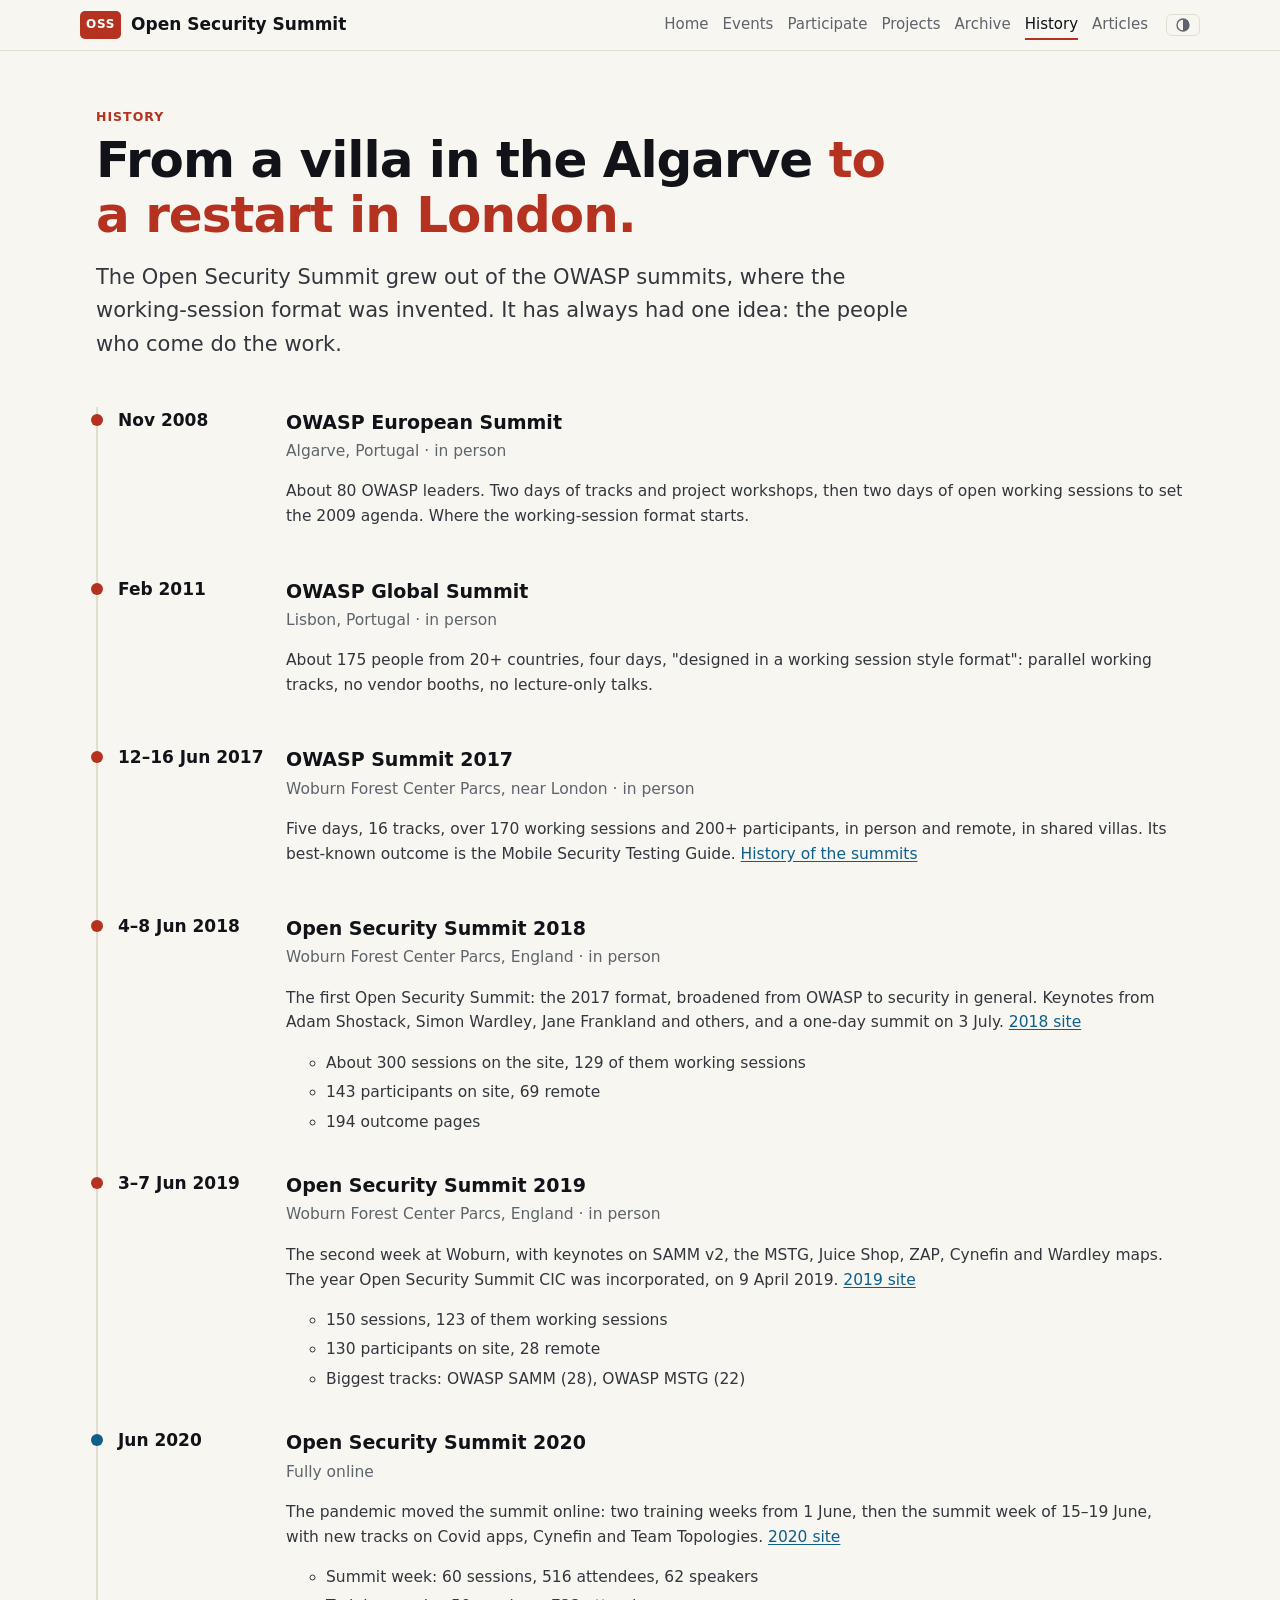
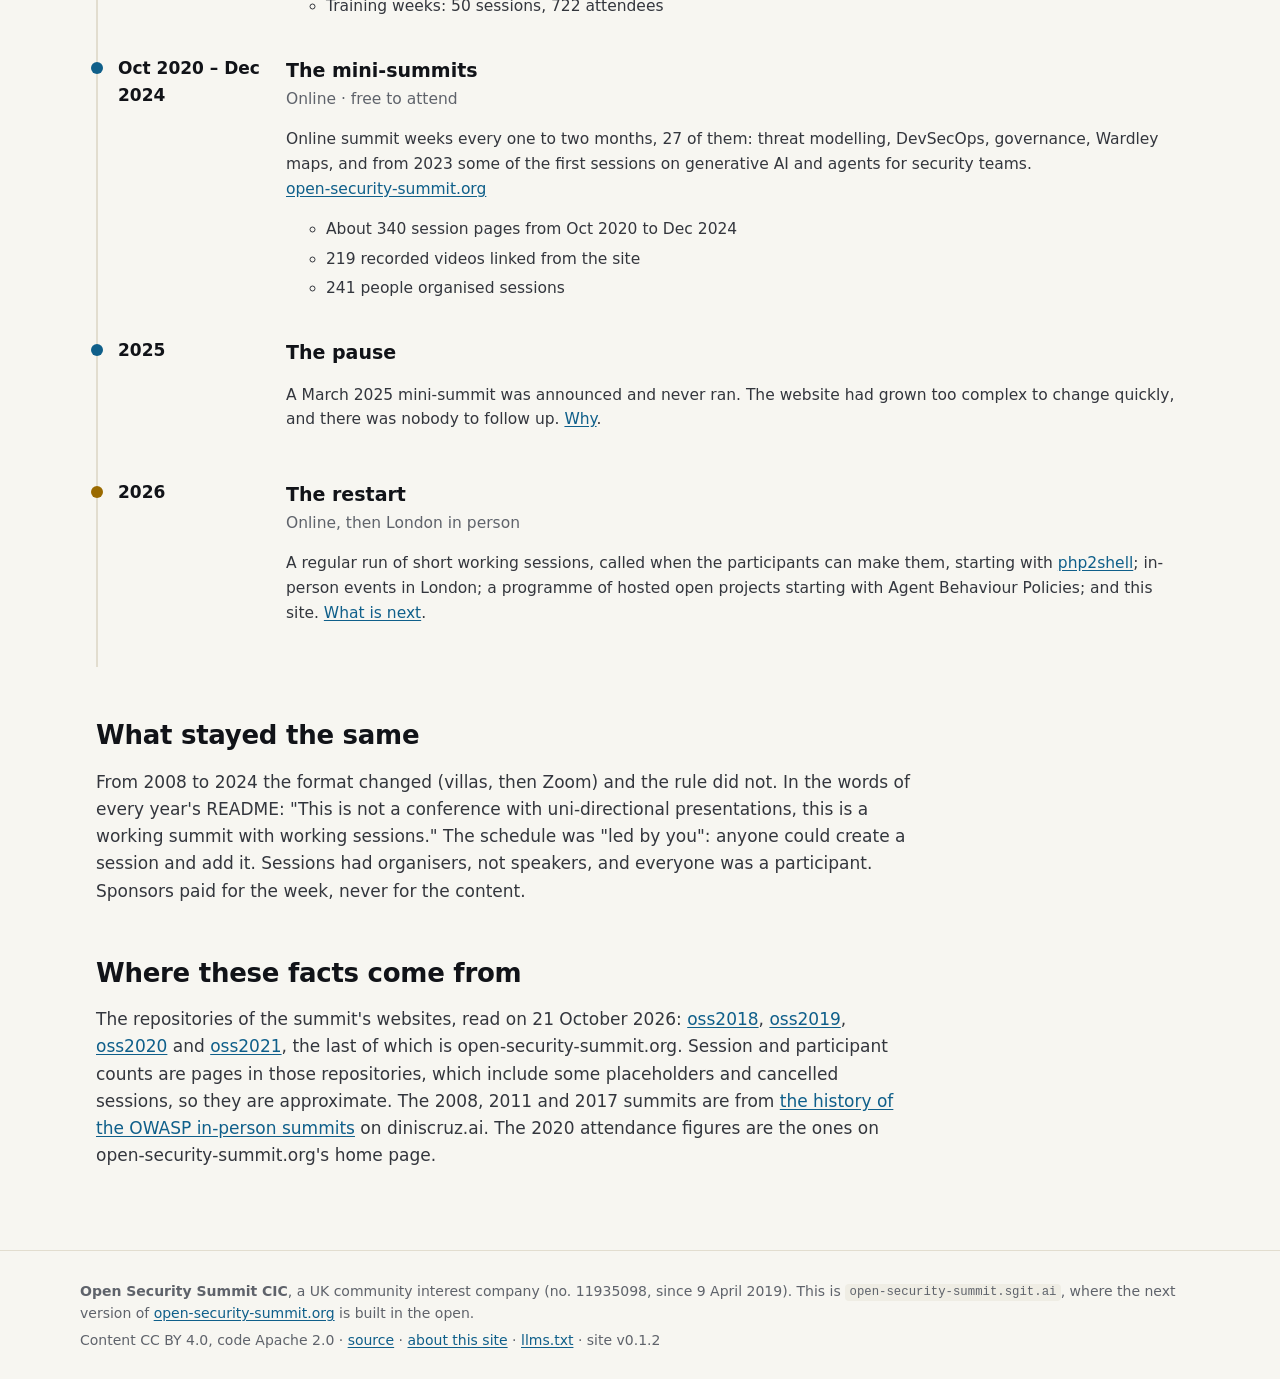
<file: history/index.html>
<!doctype html>
<html lang="en">
<head>
<meta charset="utf-8">
<meta name="viewport" content="width=device-width, initial-scale=1">
<title>History · Open Security Summit</title>
<meta name="description" content="The history of the Open Security Summit and the OWASP summits before it: 2008 and 2011 in Portugal, three in-person weeks at Woburn Forest from 2017 to 2019, online from 2020, the pause in 2025, and the restart in 2026.">
<link rel="canonical" href="https://open-security-summit.sgit.ai/history/">
<meta property="og:title" content="History · Open Security Summit">
<meta property="og:description" content="The history of the Open Security Summit and the OWASP summits before it: 2008 and 2011 in Portugal, three in-person weeks at Woburn Forest from 2017 to 2019, online from 2020, the pause in 2025, and the restart in 2026.">
<meta property="og:url" content="https://open-security-summit.sgit.ai/history/">
<link rel="icon" href="/assets/favicon.svg" type="image/svg+xml">
<link rel="stylesheet" href="/assets/site.css">
<script src="/assets/theme.js"></script>
</head>
<body>
<header class="bar">
  <a class="brand" href="/"><span class="mark" aria-hidden="true">OSS</span><span>Open Security Summit</span></a>
  <nav aria-label="Site"><a href="/">Home</a><a href="/events/">Events</a><a href="/participate/">Participate</a><a href="/projects/">Projects</a><a href="/archive/">Archive</a><a href="/history/" aria-current="page">History</a><a href="/articles/">Articles</a></nav>
  <button class="theme" type="button" aria-label="Switch light or dark"><svg viewBox="0 0 24 24" width="16" height="16" aria-hidden="true"><circle cx="12" cy="12" r="9" fill="none" stroke="currentColor" stroke-width="2"/><path d="M12 3a9 9 0 0 1 0 18z" fill="currentColor"/></svg></button>
</header>
<main>
<section class="hero"><p class="kicker">History</p><h1>From a villa in the Algarve <em>to a restart in London.</em></h1><p class="lead">The Open Security Summit grew out of the OWASP summits, where the working-session format was invented. It has always had one idea: the people who come do the work.</p></section><article class="prose"><ol class="timeline"><li class="tl-item tl-inperson"><div class="tl-when">Nov 2008</div><div class="tl-body"><h3>OWASP European Summit</h3><p class="tl-where">Algarve, Portugal · in person</p><p>About 80 OWASP leaders. Two days of tracks and project workshops, then two days of open working sessions to set the 2009 agenda. Where the working-session format starts.</p></div></li><li class="tl-item tl-inperson"><div class="tl-when">Feb 2011</div><div class="tl-body"><h3>OWASP Global Summit</h3><p class="tl-where">Lisbon, Portugal · in person</p><p>About 175 people from 20+ countries, four days, "designed in a working session style format": parallel working tracks, no vendor booths, no lecture-only talks.</p></div></li><li class="tl-item tl-inperson"><div class="tl-when">12–16 Jun 2017</div><div class="tl-body"><h3>OWASP Summit 2017</h3><p class="tl-where">Woburn Forest Center Parcs, near London · in person</p><p>Five days, 16 tracks, over 170 working sessions and 200+ participants, in person and remote, in shared villas. Its best-known outcome is the Mobile Security Testing Guide. <a class="more" href="https://diniscruz.ai/2025/06/07/history-and-analysis-of-owasp-in-person-summits.html">History of the summits</a></p></div></li><li class="tl-item tl-inperson"><div class="tl-when">4–8 Jun 2018</div><div class="tl-body"><h3>Open Security Summit 2018</h3><p class="tl-where">Woburn Forest Center Parcs, England · in person</p><p>The first Open Security Summit: the 2017 format, broadened from OWASP to security in general. Keynotes from Adam Shostack, Simon Wardley, Jane Frankland and others, and a one-day summit on 3 July. <a class="more" href="https://2018.open-security-summit.org/">2018 site</a></p><ul><li>About 300 sessions on the site, 129 of them working sessions</li><li>143 participants on site, 69 remote</li><li>194 outcome pages</li></ul></div></li><li class="tl-item tl-inperson"><div class="tl-when">3–7 Jun 2019</div><div class="tl-body"><h3>Open Security Summit 2019</h3><p class="tl-where">Woburn Forest Center Parcs, England · in person</p><p>The second week at Woburn, with keynotes on SAMM v2, the MSTG, Juice Shop, ZAP, Cynefin and Wardley maps. The year Open Security Summit CIC was incorporated, on 9 April 2019. <a class="more" href="https://2019.open-security-summit.org/">2019 site</a></p><ul><li>150 sessions, 123 of them working sessions</li><li>130 participants on site, 28 remote</li><li>Biggest tracks: OWASP SAMM (28), OWASP MSTG (22)</li></ul></div></li><li class="tl-item tl-online"><div class="tl-when">Jun 2020</div><div class="tl-body"><h3>Open Security Summit 2020</h3><p class="tl-where">Fully online</p><p>The pandemic moved the summit online: two training weeks from 1 June, then the summit week of 15–19 June, with new tracks on Covid apps, Cynefin and Team Topologies. <a class="more" href="https://2020.open-security-summit.org/">2020 site</a></p><ul><li>Summit week: 60 sessions, 516 attendees, 62 speakers</li><li>Training weeks: 50 sessions, 722 attendees</li></ul></div></li><li class="tl-item tl-online"><div class="tl-when">Oct 2020 – Dec 2024</div><div class="tl-body"><h3>The mini-summits</h3><p class="tl-where">Online · free to attend</p><p>Online summit weeks every one to two months, 27 of them: threat modelling, DevSecOps, governance, Wardley maps, and from 2023 some of the first sessions on generative AI and agents for security teams. <a class="more" href="https://open-security-summit.org/">open-security-summit.org</a></p><ul><li>About 340 session pages from Oct 2020 to Dec 2024</li><li>219 recorded videos linked from the site</li><li>241 people organised sessions</li></ul></div></li><li class="tl-item tl-online"><div class="tl-when">2025</div><div class="tl-body"><h3>The pause</h3><p class="tl-where"></p><p>A March 2025 mini-summit was announced and never ran. The website had grown too complex to change quickly, and there was nobody to follow up. <a href="/articles/when-the-website-stalled-the-summit.html">Why</a>.</p></div></li><li class="tl-item tl-next"><div class="tl-when">2026</div><div class="tl-body"><h3>The restart</h3><p class="tl-where">Online, then London in person</p><p>A regular run of short working sessions, called when the participants can make them, starting with <a href="/sessions/php2shell/">php2shell</a>; in-person events in London; a programme of hosted open projects starting with Agent Behaviour Policies; and this site. <a href="/events/">What is next</a>.</p></div></li></ol>
<h2 id="constant">What stayed the same</h2>
<p>From 2008 to 2024 the format changed (villas, then Zoom) and the rule did not. In the words of every year's README: "This is not a conference with uni-directional presentations, this is a working summit with working sessions." The schedule was "led by you": anyone could create a session and add it. Sessions had organisers, not speakers, and everyone was a participant. Sponsors paid for the week, never for the content.</p>
<h2 id="sources">Where these facts come from</h2>
<p>The repositories of the summit's websites, read on 21 October 2026: <a href="https://github.com/OpenSecuritySummit/oss2018">oss2018</a>, <a href="https://github.com/OpenSecuritySummit/oss2019">oss2019</a>, <a href="https://github.com/OpenSecuritySummit/oss2020">oss2020</a> and <a href="https://github.com/OpenSecuritySummit/oss2021">oss2021</a>, the last of which is open-security-summit.org. Session and participant counts are pages in those repositories, which include some placeholders and cancelled sessions, so they are approximate. The 2008, 2011 and 2017 summits are from <a href="https://diniscruz.ai/2025/06/07/history-and-analysis-of-owasp-in-person-summits.html">the history of the OWASP in-person summits</a> on diniscruz.ai. The 2020 attendance figures are the ones on open-security-summit.org's home page.</p></article>
</main>
<footer>
  <p><strong>Open Security Summit CIC</strong>, a UK community interest company (no. 11935098, since 9 April 2019).
  This is <code>open-security-summit.sgit.ai</code>, where the next version of
  <a href="https://open-security-summit.org/">open-security-summit.org</a> is built in the open.</p>
  <p>Content CC BY 4.0, code Apache 2.0 · <a href="https://github.com/SGit-AI/SGit-AI__Website__Open-Security-Summit">source</a> ·
  <a href="/about/">about this site</a> · <a href="/llms.txt">llms.txt</a> · site v0.1.2</p>
</footer>
</body>
</html>
</file>
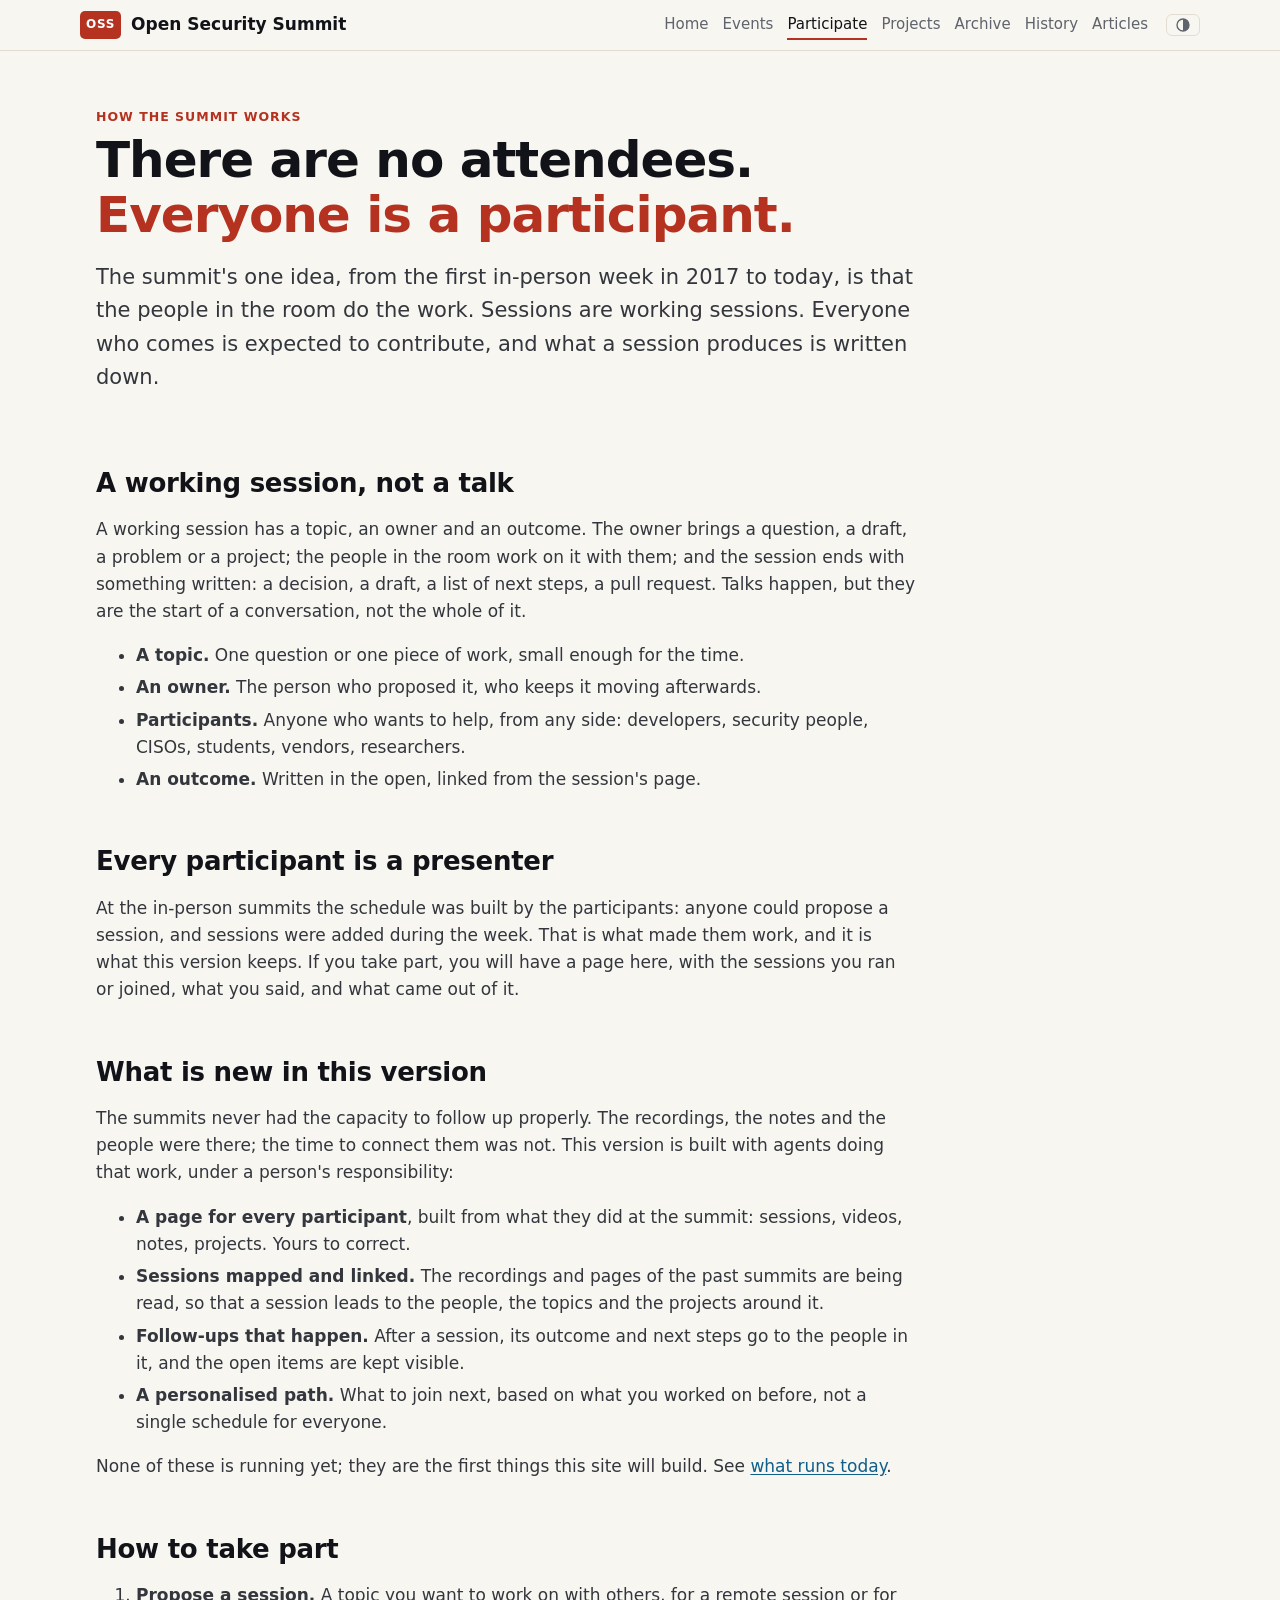
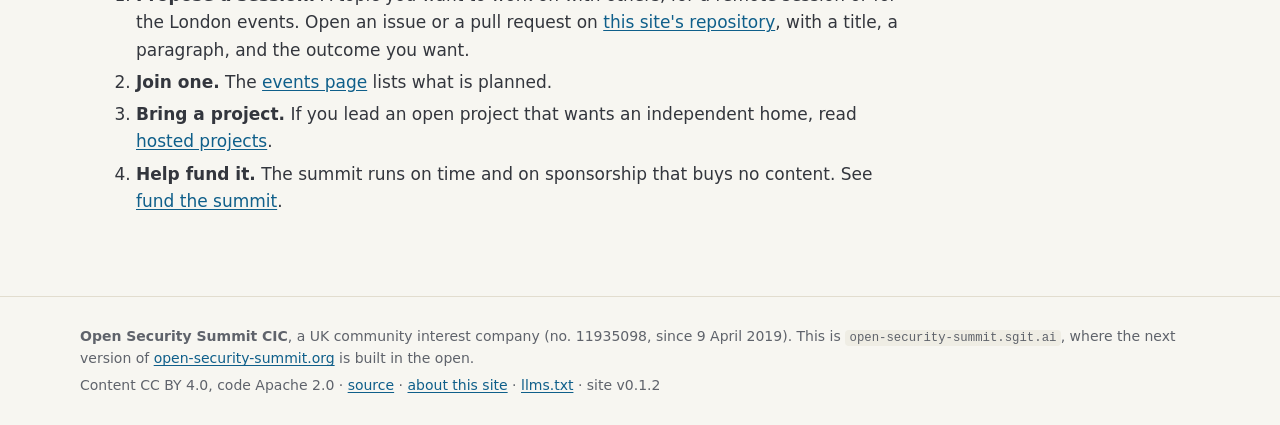
<file: participate/index.html>
<!doctype html>
<html lang="en">
<head>
<meta charset="utf-8">
<meta name="viewport" content="width=device-width, initial-scale=1">
<title>Participate · Open Security Summit</title>
<meta name="description" content="How the Open Security Summit works: working sessions, not talks; every participant is a presenter; outcomes written down; and, new in this version, a page and a follow-up for every participant.">
<link rel="canonical" href="https://open-security-summit.sgit.ai/participate/">
<meta property="og:title" content="Participate · Open Security Summit">
<meta property="og:description" content="How the Open Security Summit works: working sessions, not talks; every participant is a presenter; outcomes written down; and, new in this version, a page and a follow-up for every participant.">
<meta property="og:url" content="https://open-security-summit.sgit.ai/participate/">
<link rel="icon" href="/assets/favicon.svg" type="image/svg+xml">
<link rel="stylesheet" href="/assets/site.css">
<script src="/assets/theme.js"></script>
</head>
<body>
<header class="bar">
  <a class="brand" href="/"><span class="mark" aria-hidden="true">OSS</span><span>Open Security Summit</span></a>
  <nav aria-label="Site"><a href="/">Home</a><a href="/events/">Events</a><a href="/participate/" aria-current="page">Participate</a><a href="/projects/">Projects</a><a href="/archive/">Archive</a><a href="/history/">History</a><a href="/articles/">Articles</a></nav>
  <button class="theme" type="button" aria-label="Switch light or dark"><svg viewBox="0 0 24 24" width="16" height="16" aria-hidden="true"><circle cx="12" cy="12" r="9" fill="none" stroke="currentColor" stroke-width="2"/><path d="M12 3a9 9 0 0 1 0 18z" fill="currentColor"/></svg></button>
</header>
<main>
<section class="hero"><p class="kicker">How the summit works</p><h1>There are no attendees. <em>Everyone is a participant.</em></h1><p class="lead">The summit's one idea, from the first in-person week in 2017 to today, is that the people in the room do the work. Sessions are working sessions. Everyone who comes is expected to contribute, and what a session produces is written down.</p></section><article class="prose"><h2 id="working-sessions">A working session, not a talk</h2>
<p>A working session has a topic, an owner and an outcome. The owner brings a question, a draft, a problem or a project; the people in the room work on it with them; and the session ends with something written: a decision, a draft, a list of next steps, a pull request. Talks happen, but they are the start of a conversation, not the whole of it.</p>
<ul><li><strong>A topic.</strong> One question or one piece of work, small enough for the time.</li><li><strong>An owner.</strong> The person who proposed it, who keeps it moving afterwards.</li><li><strong>Participants.</strong> Anyone who wants to help, from any side: developers, security people, CISOs, students, vendors, researchers.</li><li><strong>An outcome.</strong> Written in the open, linked from the session's page.</li></ul>
<h2 id="presenters">Every participant is a presenter</h2>
<p>At the in-person summits the schedule was built by the participants: anyone could propose a session, and sessions were added during the week. That is what made them work, and it is what this version keeps. If you take part, you will have a page here, with the sessions you ran or joined, what you said, and what came out of it.</p>
<h2 id="new">What is new in this version</h2>
<p>The summits never had the capacity to follow up properly. The recordings, the notes and the people were there; the time to connect them was not. This version is built with agents doing that work, under a person's responsibility:</p>
<ul><li><strong>A page for every participant</strong>, built from what they did at the summit: sessions, videos, notes, projects. Yours to correct.</li><li><strong>Sessions mapped and linked.</strong> The recordings and pages of the past summits are being read, so that a session leads to the people, the topics and the projects around it.</li><li><strong>Follow-ups that happen.</strong> After a session, its outcome and next steps go to the people in it, and the open items are kept visible.</li><li><strong>A personalised path.</strong> What to join next, based on what you worked on before, not a single schedule for everyone.</li></ul>
<p>None of these is running yet; they are the first things this site will build. See <a href="/about/#status">what runs today</a>.</p>
<h2 id="how">How to take part</h2>
<ol><li><strong>Propose a session.</strong> A topic you want to work on with others, for a remote session or for the London events. Open an issue or a pull request on <a href="https://github.com/SGit-AI/SGit-AI__Website__Open-Security-Summit">this site's repository</a>, with a title, a paragraph, and the outcome you want.</li><li><strong>Join one.</strong> The <a href="/events/">events page</a> lists what is planned.</li><li><strong>Bring a project.</strong> If you lead an open project that wants an independent home, read <a href="/projects/">hosted projects</a>.</li><li><strong>Help fund it.</strong> The summit runs on time and on sponsorship that buys no content. See <a href="/fund/">fund the summit</a>.</li></ol></article>
</main>
<footer>
  <p><strong>Open Security Summit CIC</strong>, a UK community interest company (no. 11935098, since 9 April 2019).
  This is <code>open-security-summit.sgit.ai</code>, where the next version of
  <a href="https://open-security-summit.org/">open-security-summit.org</a> is built in the open.</p>
  <p>Content CC BY 4.0, code Apache 2.0 · <a href="https://github.com/SGit-AI/SGit-AI__Website__Open-Security-Summit">source</a> ·
  <a href="/about/">about this site</a> · <a href="/llms.txt">llms.txt</a> · site v0.1.2</p>
</footer>
</body>
</html>
</file>
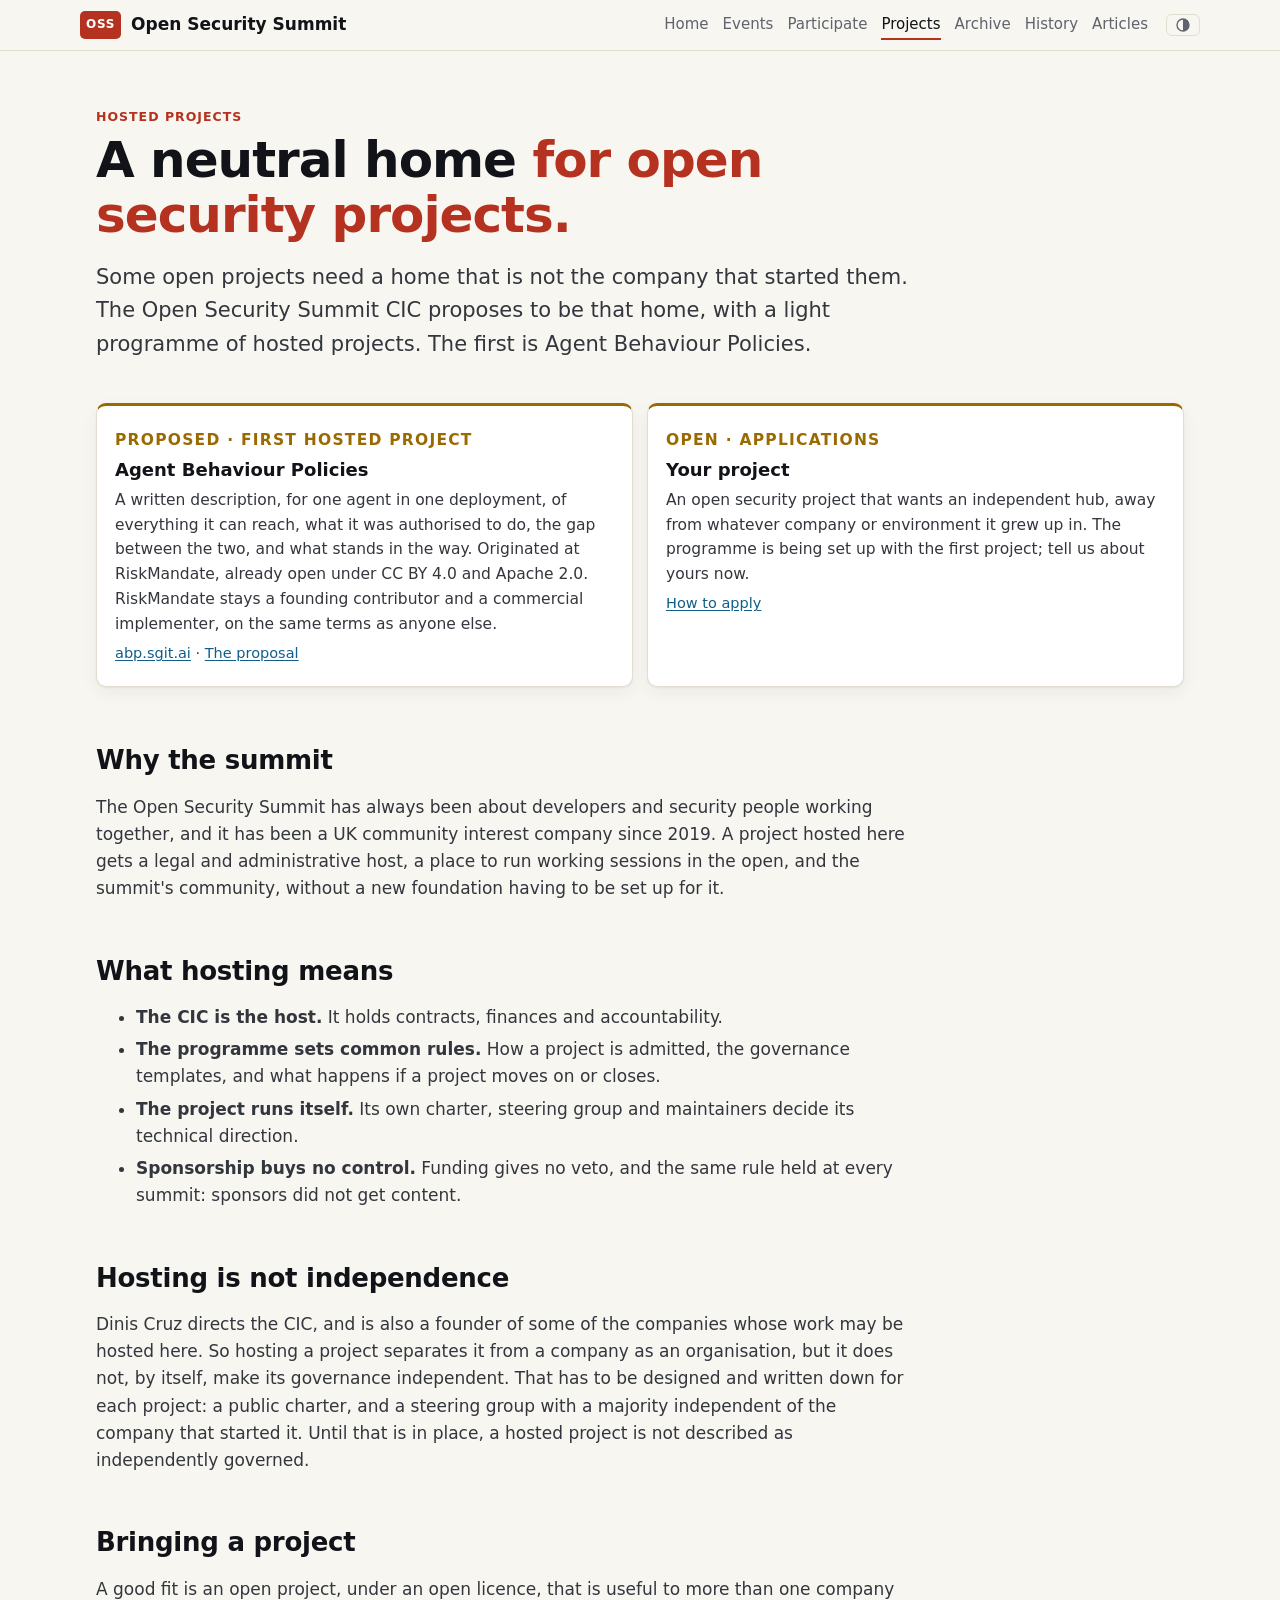
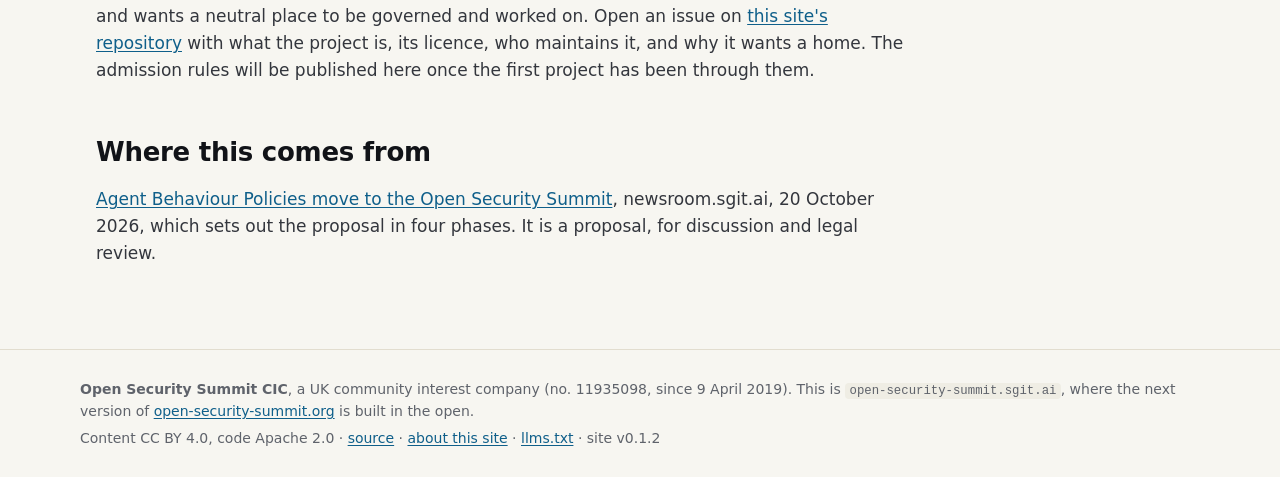
<file: projects/index.html>
<!doctype html>
<html lang="en">
<head>
<meta charset="utf-8">
<meta name="viewport" content="width=device-width, initial-scale=1">
<title>Hosted projects · Open Security Summit</title>
<meta name="description" content="The Open Security Summit CIC proposes to host open projects that need an independent home, starting with Agent Behaviour Policies. What hosting means, what it does not, and how a project can apply.">
<link rel="canonical" href="https://open-security-summit.sgit.ai/projects/">
<meta property="og:title" content="Hosted projects · Open Security Summit">
<meta property="og:description" content="The Open Security Summit CIC proposes to host open projects that need an independent home, starting with Agent Behaviour Policies. What hosting means, what it does not, and how a project can apply.">
<meta property="og:url" content="https://open-security-summit.sgit.ai/projects/">
<link rel="icon" href="/assets/favicon.svg" type="image/svg+xml">
<link rel="stylesheet" href="/assets/site.css">
<script src="/assets/theme.js"></script>
</head>
<body>
<header class="bar">
  <a class="brand" href="/"><span class="mark" aria-hidden="true">OSS</span><span>Open Security Summit</span></a>
  <nav aria-label="Site"><a href="/">Home</a><a href="/events/">Events</a><a href="/participate/">Participate</a><a href="/projects/" aria-current="page">Projects</a><a href="/archive/">Archive</a><a href="/history/">History</a><a href="/articles/">Articles</a></nav>
  <button class="theme" type="button" aria-label="Switch light or dark"><svg viewBox="0 0 24 24" width="16" height="16" aria-hidden="true"><circle cx="12" cy="12" r="9" fill="none" stroke="currentColor" stroke-width="2"/><path d="M12 3a9 9 0 0 1 0 18z" fill="currentColor"/></svg></button>
</header>
<main>
<section class="hero"><p class="kicker">Hosted projects</p><h1>A neutral home <em>for open security projects.</em></h1><p class="lead">Some open projects need a home that is not the company that started them. The Open Security Summit CIC proposes to be that home, with a light programme of hosted projects. The first is Agent Behaviour Policies.</p></section><article class="prose"><ul class="cards"><li class="card card-proposed"><p class="kicker">Proposed · first hosted project</p><h3>Agent Behaviour Policies</h3><p>A written description, for one agent in one deployment, of everything it can reach, what it was authorised to do, the gap between the two, and what stands in the way. Originated at RiskMandate, already open under CC BY 4.0 and Apache 2.0. RiskMandate stays a founding contributor and a commercial implementer, on the same terms as anyone else.</p><p class="links"><a href="https://abp.sgit.ai/">abp.sgit.ai</a> · <a href="https://newsroom.sgit.ai/articles/agent-behaviour-policies-move-to-the-open-security-summit.html">The proposal</a></p></li><li class="card card-planned"><p class="kicker">Open · applications</p><h3>Your project</h3><p>An open security project that wants an independent hub, away from whatever company or environment it grew up in. The programme is being set up with the first project; tell us about yours now.</p><p class="links"><a href="/projects/#apply">How to apply</a></p></li></ul>
<h2 id="why">Why the summit</h2>
<p>The Open Security Summit has always been about developers and security people working together, and it has been a UK community interest company since 2019. A project hosted here gets a legal and administrative host, a place to run working sessions in the open, and the summit's community, without a new foundation having to be set up for it.</p>
<h2 id="hosting">What hosting means</h2>
<ul><li><strong>The CIC is the host.</strong> It holds contracts, finances and accountability.</li><li><strong>The programme sets common rules.</strong> How a project is admitted, the governance templates, and what happens if a project moves on or closes.</li><li><strong>The project runs itself.</strong> Its own charter, steering group and maintainers decide its technical direction.</li><li><strong>Sponsorship buys no control.</strong> Funding gives no veto, and the same rule held at every summit: sponsors did not get content.</li></ul>
<h2 id="independence">Hosting is not independence</h2>
<p>Dinis Cruz directs the CIC, and is also a founder of some of the companies whose work may be hosted here. So hosting a project separates it from a company as an organisation, but it does not, by itself, make its governance independent. That has to be designed and written down for each project: a public charter, and a steering group with a majority independent of the company that started it. Until that is in place, a hosted project is not described as independently governed.</p>
<h2 id="apply">Bringing a project</h2>
<p>A good fit is an open project, under an open licence, that is useful to more than one company and wants a neutral place to be governed and worked on. Open an issue on <a href="https://github.com/SGit-AI/SGit-AI__Website__Open-Security-Summit">this site's repository</a> with what the project is, its licence, who maintains it, and why it wants a home. The admission rules will be published here once the first project has been through them.</p>
<h2 id="sources">Where this comes from</h2>
<p><a href="https://newsroom.sgit.ai/articles/agent-behaviour-policies-move-to-the-open-security-summit.html">Agent Behaviour Policies move to the Open Security Summit</a>, newsroom.sgit.ai, 20 October 2026, which sets out the proposal in four phases. It is a proposal, for discussion and legal review.</p></article>
</main>
<footer>
  <p><strong>Open Security Summit CIC</strong>, a UK community interest company (no. 11935098, since 9 April 2019).
  This is <code>open-security-summit.sgit.ai</code>, where the next version of
  <a href="https://open-security-summit.org/">open-security-summit.org</a> is built in the open.</p>
  <p>Content CC BY 4.0, code Apache 2.0 · <a href="https://github.com/SGit-AI/SGit-AI__Website__Open-Security-Summit">source</a> ·
  <a href="/about/">about this site</a> · <a href="/llms.txt">llms.txt</a> · site v0.1.2</p>
</footer>
</body>
</html>
</file>
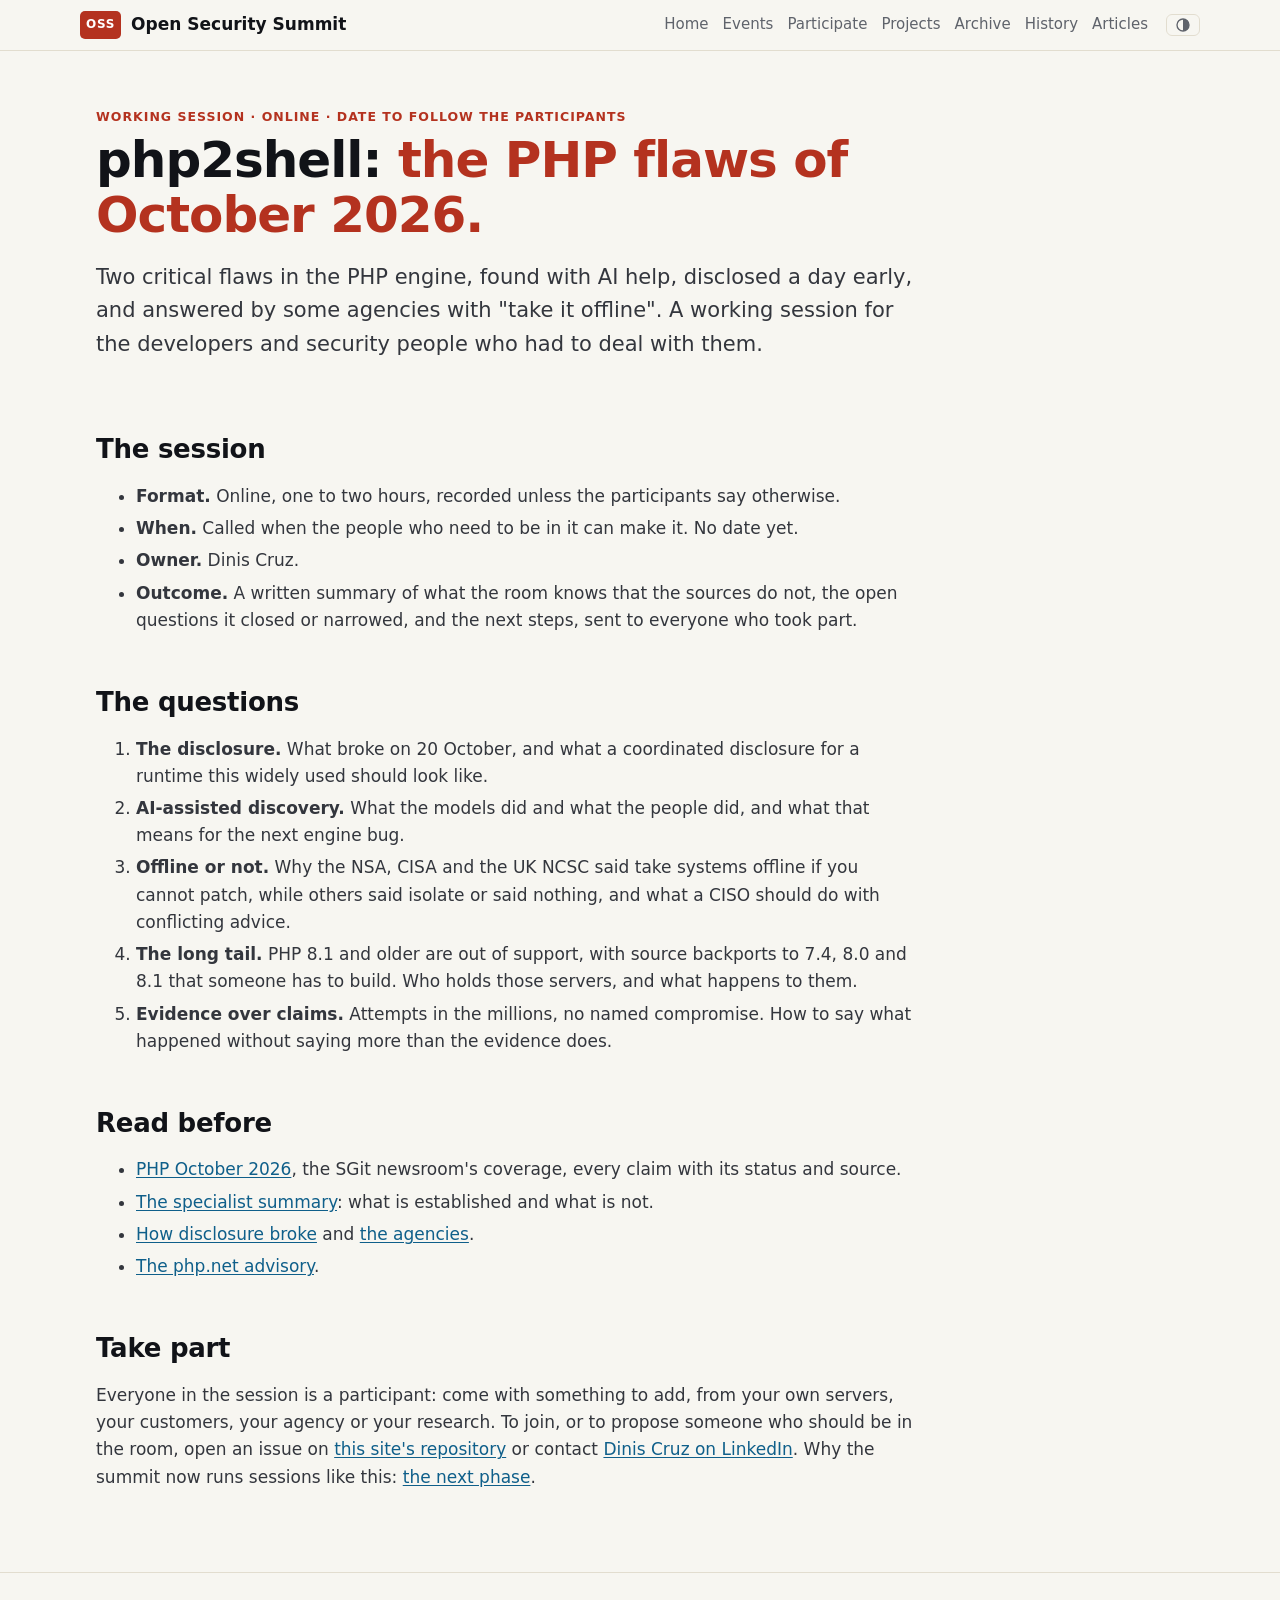
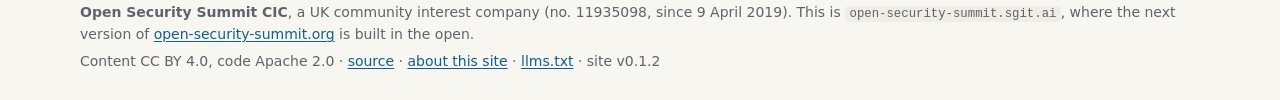
<file: sessions/php2shell/index.html>
<!doctype html>
<html lang="en">
<head>
<meta charset="utf-8">
<meta name="viewport" content="width=device-width, initial-scale=1">
<title>Session: php2shell · Open Security Summit</title>
<meta name="description" content="The first of the Open Security Summit&#x27;s new working sessions: php2shell (CVE-2026-109618 and CVE-2026-109619), the disclosure that broke, AI-assisted discovery, the agencies&#x27; offline advice, and the unsupported PHP versions. How to take part.">
<link rel="canonical" href="https://open-security-summit.sgit.ai/sessions/php2shell/">
<meta property="og:title" content="Session: php2shell · Open Security Summit">
<meta property="og:description" content="The first of the Open Security Summit&#x27;s new working sessions: php2shell (CVE-2026-109618 and CVE-2026-109619), the disclosure that broke, AI-assisted discovery, the agencies&#x27; offline advice, and the unsupported PHP versions. How to take part.">
<meta property="og:url" content="https://open-security-summit.sgit.ai/sessions/php2shell/">
<link rel="icon" href="/assets/favicon.svg" type="image/svg+xml">
<link rel="stylesheet" href="/assets/site.css">
<script src="/assets/theme.js"></script>
</head>
<body>
<header class="bar">
  <a class="brand" href="/"><span class="mark" aria-hidden="true">OSS</span><span>Open Security Summit</span></a>
  <nav aria-label="Site"><a href="/">Home</a><a href="/events/">Events</a><a href="/participate/">Participate</a><a href="/projects/">Projects</a><a href="/archive/">Archive</a><a href="/history/">History</a><a href="/articles/">Articles</a></nav>
  <button class="theme" type="button" aria-label="Switch light or dark"><svg viewBox="0 0 24 24" width="16" height="16" aria-hidden="true"><circle cx="12" cy="12" r="9" fill="none" stroke="currentColor" stroke-width="2"/><path d="M12 3a9 9 0 0 1 0 18z" fill="currentColor"/></svg></button>
</header>
<main>
<section class="hero"><p class="kicker">Working session · online · date to follow the participants</p><h1>php2shell: <em>the PHP flaws of October 2026.</em></h1><p class="lead">Two critical flaws in the PHP engine, found with AI help, disclosed a day early, and answered by some agencies with "take it offline". A working session for the developers and security people who had to deal with them.</p></section><article class="prose"><h2 id="session">The session</h2>
<ul><li><strong>Format.</strong> Online, one to two hours, recorded unless the participants say otherwise.</li><li><strong>When.</strong> Called when the people who need to be in it can make it. No date yet.</li><li><strong>Owner.</strong> Dinis Cruz.</li><li><strong>Outcome.</strong> A written summary of what the room knows that the sources do not, the open questions it closed or narrowed, and the next steps, sent to everyone who took part.</li></ul>
<h2 id="questions">The questions</h2>
<ol><li><strong>The disclosure.</strong> What broke on 20 October, and what a coordinated disclosure for a runtime this widely used should look like.</li><li><strong>AI-assisted discovery.</strong> What the models did and what the people did, and what that means for the next engine bug.</li><li><strong>Offline or not.</strong> Why the NSA, CISA and the UK NCSC said take systems offline if you cannot patch, while others said isolate or said nothing, and what a CISO should do with conflicting advice.</li><li><strong>The long tail.</strong> PHP 8.1 and older are out of support, with source backports to 7.4, 8.0 and 8.1 that someone has to build. Who holds those servers, and what happens to them.</li><li><strong>Evidence over claims.</strong> Attempts in the millions, no named compromise. How to say what happened without saying more than the evidence does.</li></ol>
<h2 id="read">Read before</h2>
<ul><li><a href="https://php.oct.2026.newsroom.sgit.ai/">PHP October 2026</a>, the SGit newsroom's coverage, every claim with its status and source.</li><li><a href="https://php.oct.2026.newsroom.sgit.ai/summary/">The specialist summary</a>: what is established and what is not.</li><li><a href="https://php.oct.2026.newsroom.sgit.ai/leak/">How disclosure broke</a> and <a href="https://php.oct.2026.newsroom.sgit.ai/agencies/">the agencies</a>.</li><li><a href="https://www.php.net/archive/2026.php#2026-10-21-5">The php.net advisory</a>.</li></ul>
<h2 id="join">Take part</h2>
<p>Everyone in the session is a participant: come with something to add, from your own servers, your customers, your agency or your research. To join, or to propose someone who should be in the room, open an issue on <a href="https://github.com/SGit-AI/SGit-AI__Website__Open-Security-Summit">this site's repository</a> or contact <a href="https://www.linkedin.com/in/diniscruz">Dinis Cruz on LinkedIn</a>. Why the summit now runs sessions like this: <a href="/articles/the-next-phase-ad-hoc-sessions.html">the next phase</a>.</p></article>
</main>
<footer>
  <p><strong>Open Security Summit CIC</strong>, a UK community interest company (no. 11935098, since 9 April 2019).
  This is <code>open-security-summit.sgit.ai</code>, where the next version of
  <a href="https://open-security-summit.org/">open-security-summit.org</a> is built in the open.</p>
  <p>Content CC BY 4.0, code Apache 2.0 · <a href="https://github.com/SGit-AI/SGit-AI__Website__Open-Security-Summit">source</a> ·
  <a href="/about/">about this site</a> · <a href="/llms.txt">llms.txt</a> · site v0.1.2</p>
</footer>
</body>
</html>
</file>
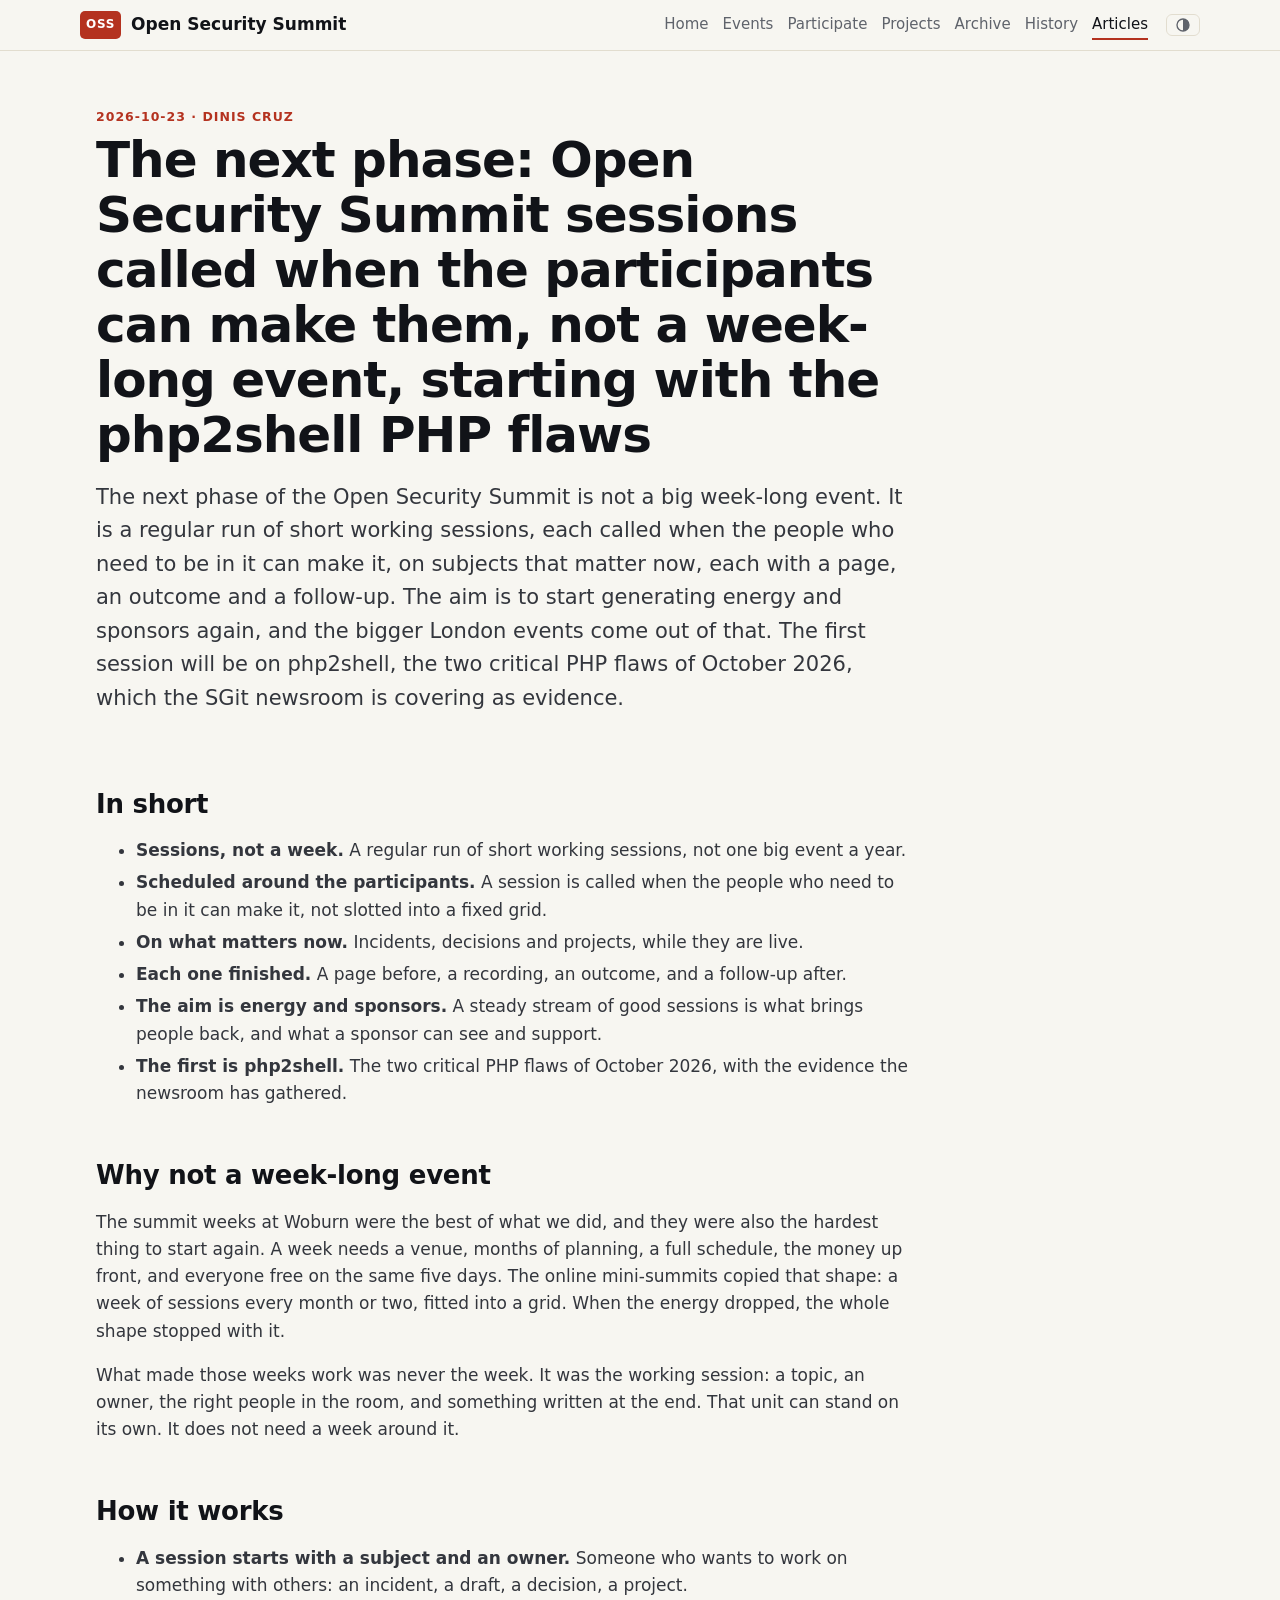
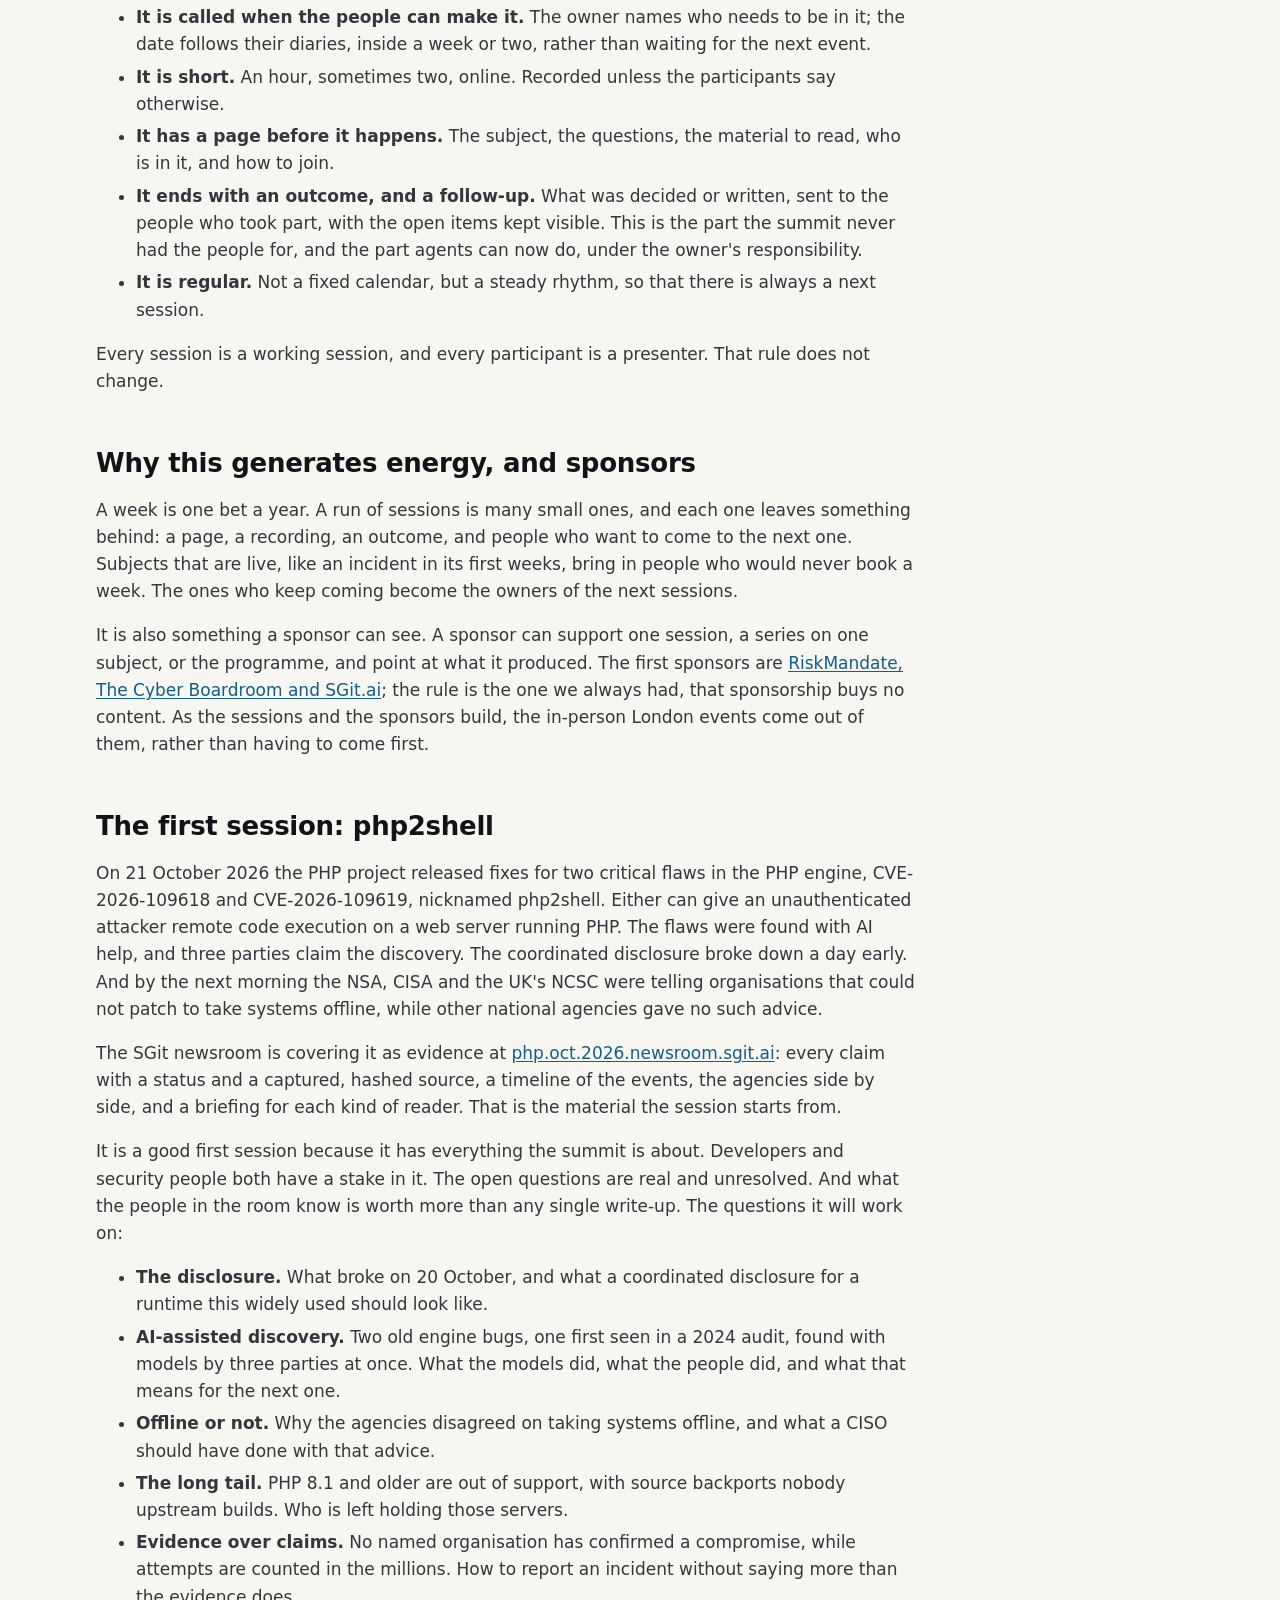
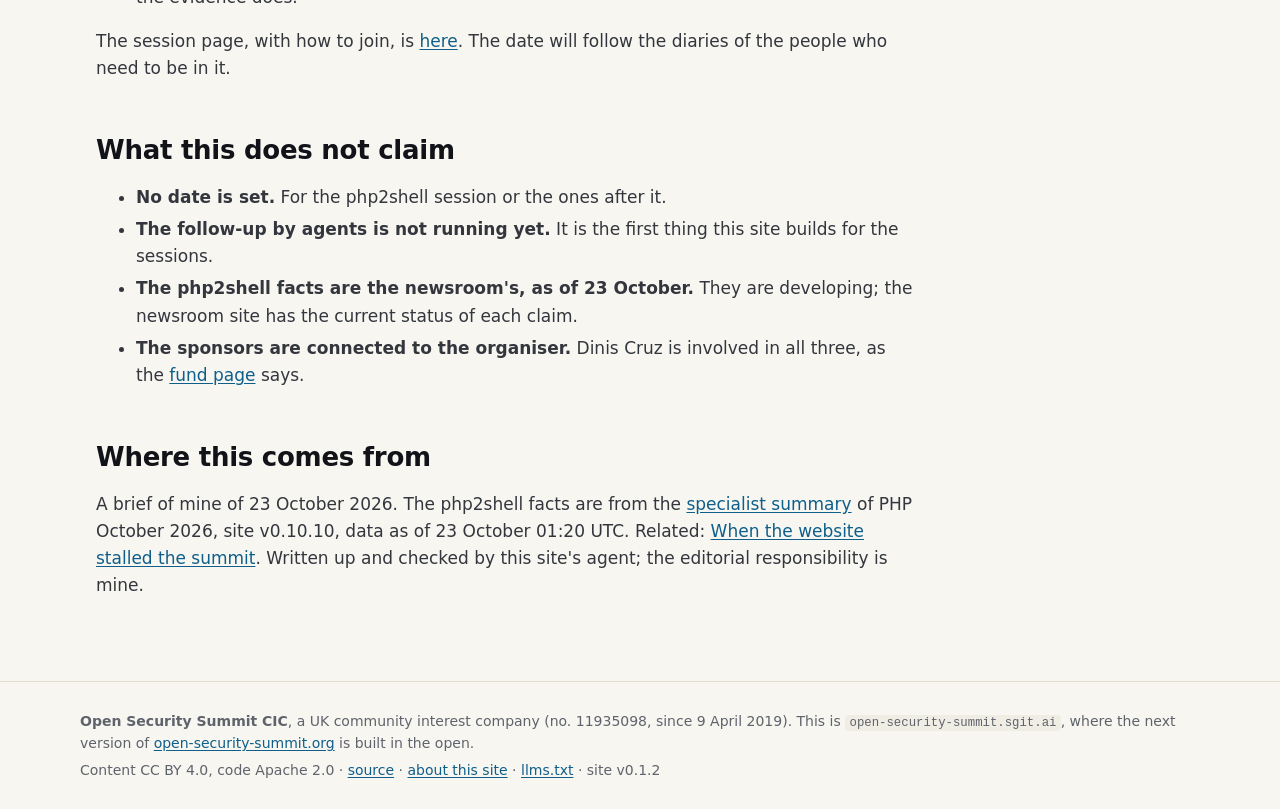
<file: articles/the-next-phase-ad-hoc-sessions.html>
<!doctype html>
<html lang="en">
<head>
<meta charset="utf-8">
<meta name="viewport" content="width=device-width, initial-scale=1">
<title>The next phase: Open Security Summit sessions called when the participants can make them, not a week-long event, starting with the php2shell PHP flaws · Open Security Summit</title>
<meta name="description" content="The next phase of the Open Security Summit is not a big week-long event. It is a regular run of short working sessions, each called when the people who need to be in it can make it, on subjects that matter now, each with a page, an outcome and a follow-up. The aim is to start generating energy and sponsors again, and the bigger London events come out of that. The first session will be on php2shell, the two critical PHP flaws of October 2026, which the SGit newsroom is covering as evidence.">
<link rel="canonical" href="https://open-security-summit.sgit.ai/articles/the-next-phase-ad-hoc-sessions.html">
<meta property="og:title" content="The next phase: Open Security Summit sessions called when the participants can make them, not a week-long event, starting with the php2shell PHP flaws · Open Security Summit">
<meta property="og:description" content="The next phase of the Open Security Summit is not a big week-long event. It is a regular run of short working sessions, each called when the people who need to be in it can make it, on subjects that matter now, each with a page, an outcome and a follow-up. The aim is to start generating energy and sponsors again, and the bigger London events come out of that. The first session will be on php2shell, the two critical PHP flaws of October 2026, which the SGit newsroom is covering as evidence.">
<meta property="og:url" content="https://open-security-summit.sgit.ai/articles/the-next-phase-ad-hoc-sessions.html">
<link rel="icon" href="/assets/favicon.svg" type="image/svg+xml">
<link rel="stylesheet" href="/assets/site.css">
<script src="/assets/theme.js"></script>
</head>
<body>
<header class="bar">
  <a class="brand" href="/"><span class="mark" aria-hidden="true">OSS</span><span>Open Security Summit</span></a>
  <nav aria-label="Site"><a href="/">Home</a><a href="/events/">Events</a><a href="/participate/">Participate</a><a href="/projects/">Projects</a><a href="/archive/">Archive</a><a href="/history/">History</a><a href="/articles/" aria-current="page">Articles</a></nav>
  <button class="theme" type="button" aria-label="Switch light or dark"><svg viewBox="0 0 24 24" width="16" height="16" aria-hidden="true"><circle cx="12" cy="12" r="9" fill="none" stroke="currentColor" stroke-width="2"/><path d="M12 3a9 9 0 0 1 0 18z" fill="currentColor"/></svg></button>
</header>
<main>
<section class="hero"><p class="kicker">2026-10-23 · Dinis Cruz</p><h1>The next phase: Open Security Summit sessions called when the participants can make them, not a week-long event, starting with the php2shell PHP flaws</h1><p class="lead">The next phase of the Open Security Summit is not a big week-long event. It is a regular run of short working sessions, each called when the people who need to be in it can make it, on subjects that matter now, each with a page, an outcome and a follow-up. The aim is to start generating energy and sponsors again, and the bigger London events come out of that. The first session will be on php2shell, the two critical PHP flaws of October 2026, which the SGit newsroom is covering as evidence.</p></section><article class="prose"><h2 id="in-short">In short</h2>
<ul><li><strong>Sessions, not a week.</strong> A regular run of short working sessions, not one big event a year.</li><li><strong>Scheduled around the participants.</strong> A session is called when the people who need to be in it can make it, not slotted into a fixed grid.</li><li><strong>On what matters now.</strong> Incidents, decisions and projects, while they are live.</li><li><strong>Each one finished.</strong> A page before, a recording, an outcome, and a follow-up after.</li><li><strong>The aim is energy and sponsors.</strong> A steady stream of good sessions is what brings people back, and what a sponsor can see and support.</li><li><strong>The first is php2shell.</strong> The two critical PHP flaws of October 2026, with the evidence the newsroom has gathered.</li></ul>
<h2 id="why-not">Why not a week-long event</h2>
<p>The summit weeks at Woburn were the best of what we did, and they were also the hardest thing to start again. A week needs a venue, months of planning, a full schedule, the money up front, and everyone free on the same five days. The online mini-summits copied that shape: a week of sessions every month or two, fitted into a grid. When the energy dropped, the whole shape stopped with it.</p>
<p>What made those weeks work was never the week. It was the working session: a topic, an owner, the right people in the room, and something written at the end. That unit can stand on its own. It does not need a week around it.</p>
<h2 id="how">How it works</h2>
<ul><li><strong>A session starts with a subject and an owner.</strong> Someone who wants to work on something with others: an incident, a draft, a decision, a project.</li><li><strong>It is called when the people can make it.</strong> The owner names who needs to be in it; the date follows their diaries, inside a week or two, rather than waiting for the next event.</li><li><strong>It is short.</strong> An hour, sometimes two, online. Recorded unless the participants say otherwise.</li><li><strong>It has a page before it happens.</strong> The subject, the questions, the material to read, who is in it, and how to join.</li><li><strong>It ends with an outcome, and a follow-up.</strong> What was decided or written, sent to the people who took part, with the open items kept visible. This is the part the summit never had the people for, and the part agents can now do, under the owner's responsibility.</li><li><strong>It is regular.</strong> Not a fixed calendar, but a steady rhythm, so that there is always a next session.</li></ul>
<p>Every session is a working session, and every participant is a presenter. That rule does not change.</p>
<h2 id="energy">Why this generates energy, and sponsors</h2>
<p>A week is one bet a year. A run of sessions is many small ones, and each one leaves something behind: a page, a recording, an outcome, and people who want to come to the next one. Subjects that are live, like an incident in its first weeks, bring in people who would never book a week. The ones who keep coming become the owners of the next sessions.</p>
<p>It is also something a sponsor can see. A sponsor can support one session, a series on one subject, or the programme, and point at what it produced. The first sponsors are <a href="/fund/#sponsors">RiskMandate, The Cyber Boardroom and SGit.ai</a>; the rule is the one we always had, that sponsorship buys no content. As the sessions and the sponsors build, the in-person London events come out of them, rather than having to come first.</p>
<h2 id="php2shell">The first session: php2shell</h2>
<p>On 21 October 2026 the PHP project released fixes for two critical flaws in the PHP engine, CVE-2026-109618 and CVE-2026-109619, nicknamed php2shell. Either can give an unauthenticated attacker remote code execution on a web server running PHP. The flaws were found with AI help, and three parties claim the discovery. The coordinated disclosure broke down a day early. And by the next morning the NSA, CISA and the UK's NCSC were telling organisations that could not patch to take systems offline, while other national agencies gave no such advice.</p>
<p>The SGit newsroom is covering it as evidence at <a href="https://php.oct.2026.newsroom.sgit.ai/">php.oct.2026.newsroom.sgit.ai</a>: every claim with a status and a captured, hashed source, a timeline of the events, the agencies side by side, and a briefing for each kind of reader. That is the material the session starts from.</p>
<p>It is a good first session because it has everything the summit is about. Developers and security people both have a stake in it. The open questions are real and unresolved. And what the people in the room know is worth more than any single write-up. The questions it will work on:</p>
<ul><li><strong>The disclosure.</strong> What broke on 20 October, and what a coordinated disclosure for a runtime this widely used should look like.</li><li><strong>AI-assisted discovery.</strong> Two old engine bugs, one first seen in a 2024 audit, found with models by three parties at once. What the models did, what the people did, and what that means for the next one.</li><li><strong>Offline or not.</strong> Why the agencies disagreed on taking systems offline, and what a CISO should have done with that advice.</li><li><strong>The long tail.</strong> PHP 8.1 and older are out of support, with source backports nobody upstream builds. Who is left holding those servers.</li><li><strong>Evidence over claims.</strong> No named organisation has confirmed a compromise, while attempts are counted in the millions. How to report an incident without saying more than the evidence does.</li></ul>
<p>The session page, with how to join, is <a href="/sessions/php2shell/">here</a>. The date will follow the diaries of the people who need to be in it.</p>
<h2 id="limits">What this does not claim</h2>
<ul><li><strong>No date is set.</strong> For the php2shell session or the ones after it.</li><li><strong>The follow-up by agents is not running yet.</strong> It is the first thing this site builds for the sessions.</li><li><strong>The php2shell facts are the newsroom's, as of 23 October.</strong> They are developing; the newsroom site has the current status of each claim.</li><li><strong>The sponsors are connected to the organiser.</strong> Dinis Cruz is involved in all three, as the <a href="/fund/#sponsors">fund page</a> says.</li></ul>
<h2 id="sources">Where this comes from</h2>
<p>A brief of mine of 23 October 2026. The php2shell facts are from the <a href="https://php.oct.2026.newsroom.sgit.ai/summary/">specialist summary</a> of PHP October 2026, site v0.10.10, data as of 23 October 01:20 UTC. Related: <a href="/articles/when-the-website-stalled-the-summit.html">When the website stalled the summit</a>. Written up and checked by this site's agent; the editorial responsibility is mine.</p></article>
</main>
<footer>
  <p><strong>Open Security Summit CIC</strong>, a UK community interest company (no. 11935098, since 9 April 2019).
  This is <code>open-security-summit.sgit.ai</code>, where the next version of
  <a href="https://open-security-summit.org/">open-security-summit.org</a> is built in the open.</p>
  <p>Content CC BY 4.0, code Apache 2.0 · <a href="https://github.com/SGit-AI/SGit-AI__Website__Open-Security-Summit">source</a> ·
  <a href="/about/">about this site</a> · <a href="/llms.txt">llms.txt</a> · site v0.1.2</p>
</footer>
</body>
</html>
</file>
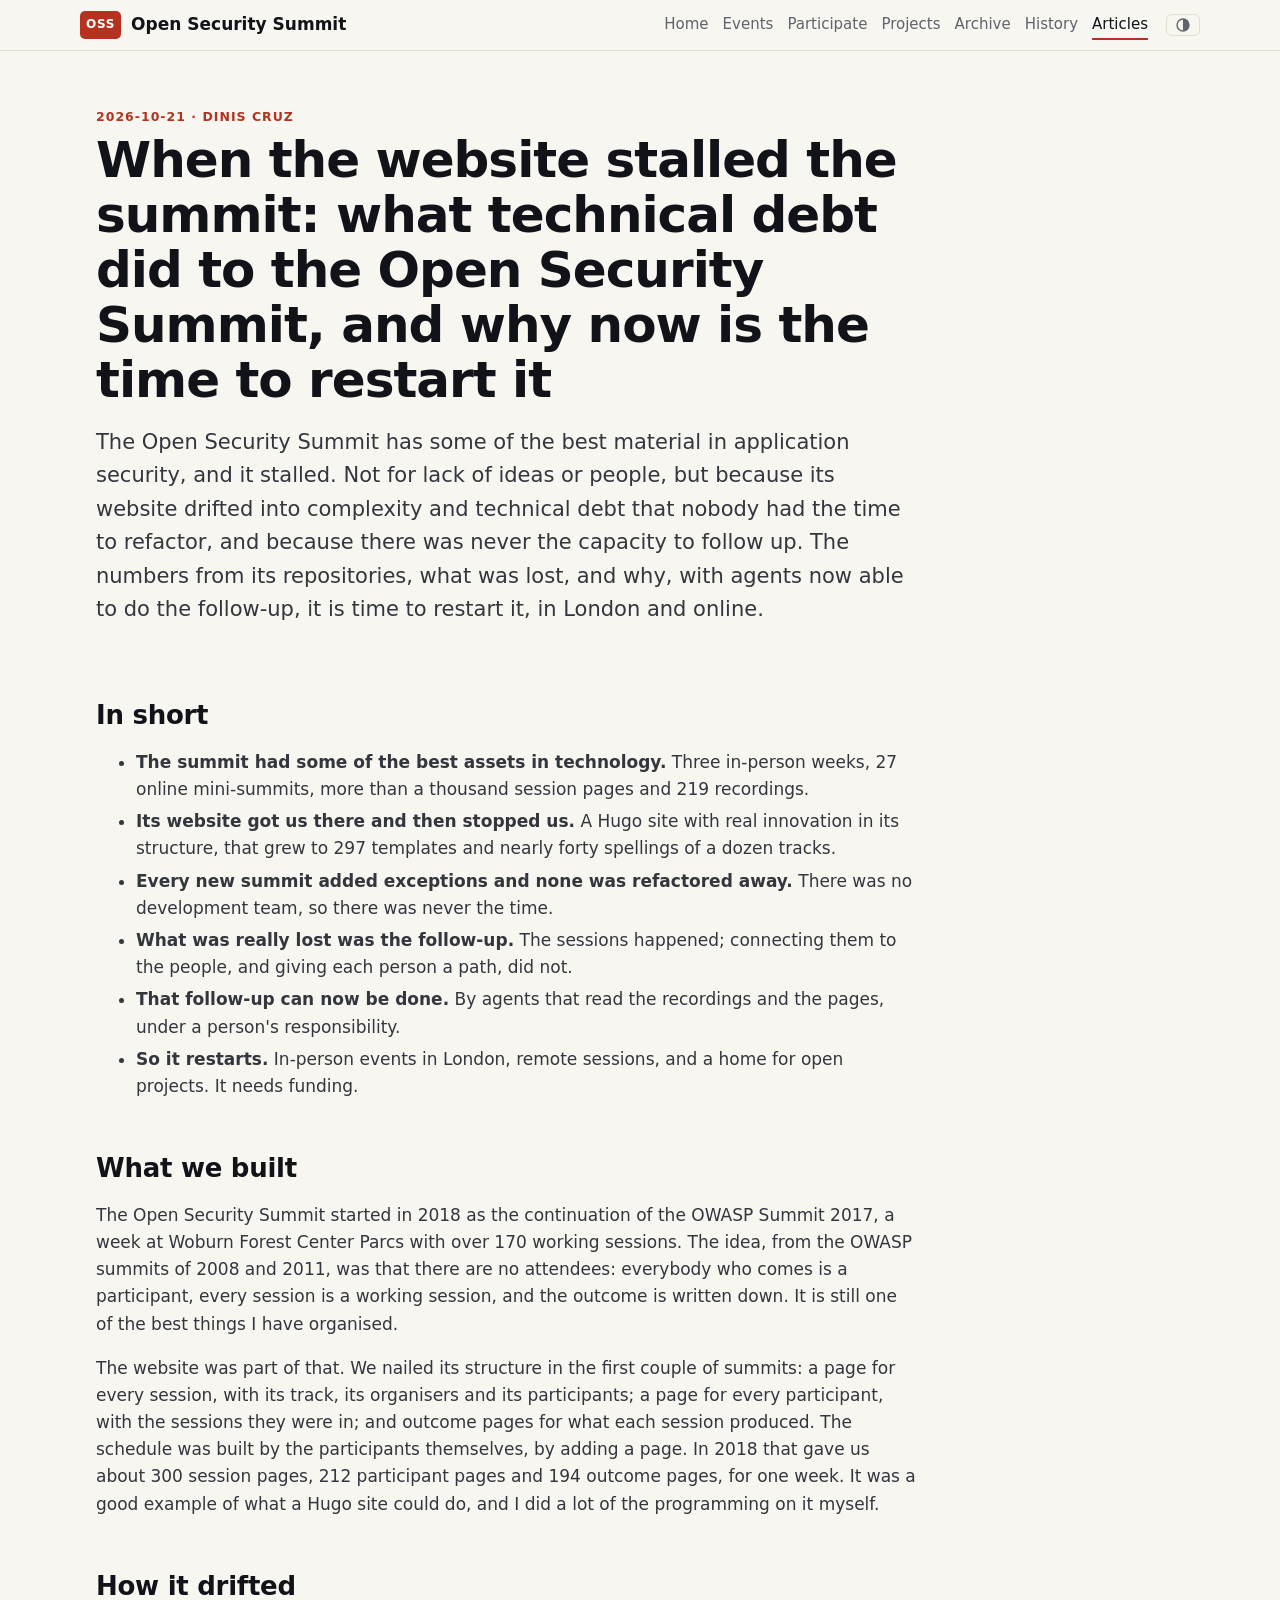
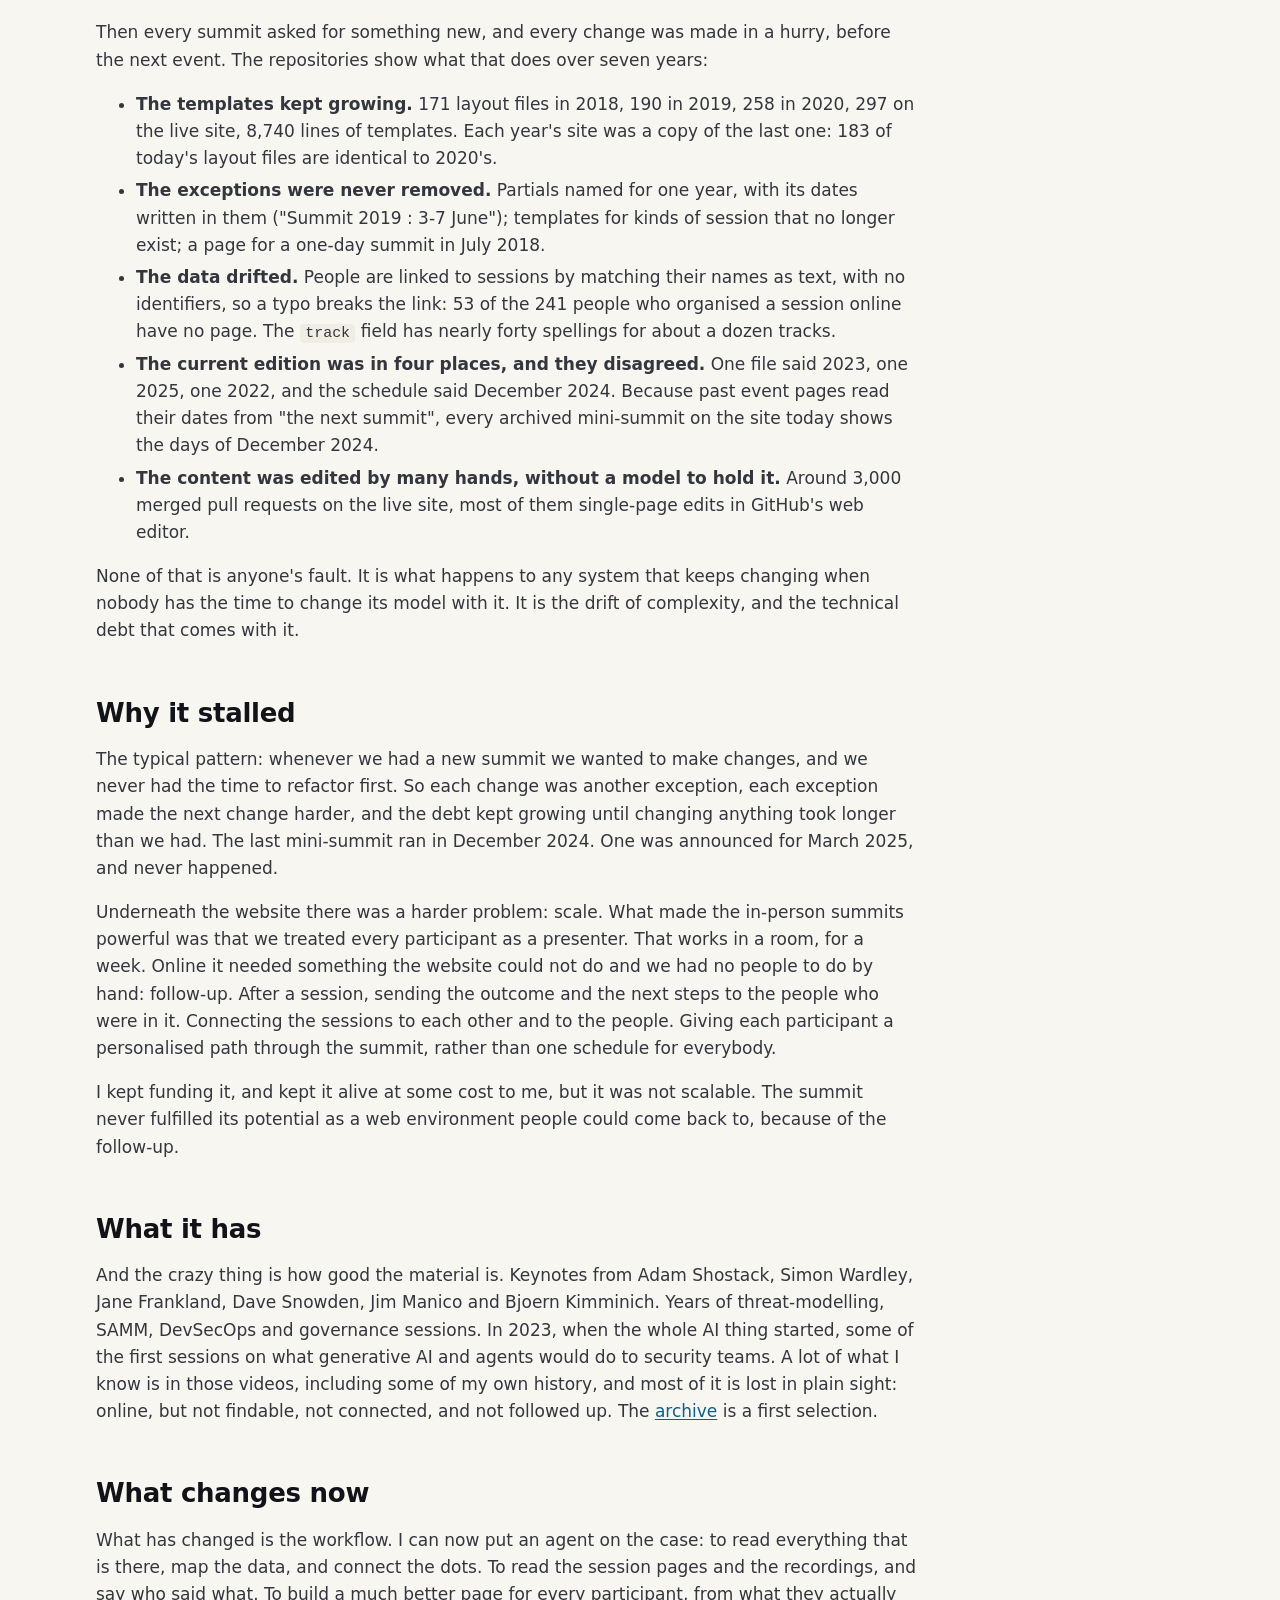
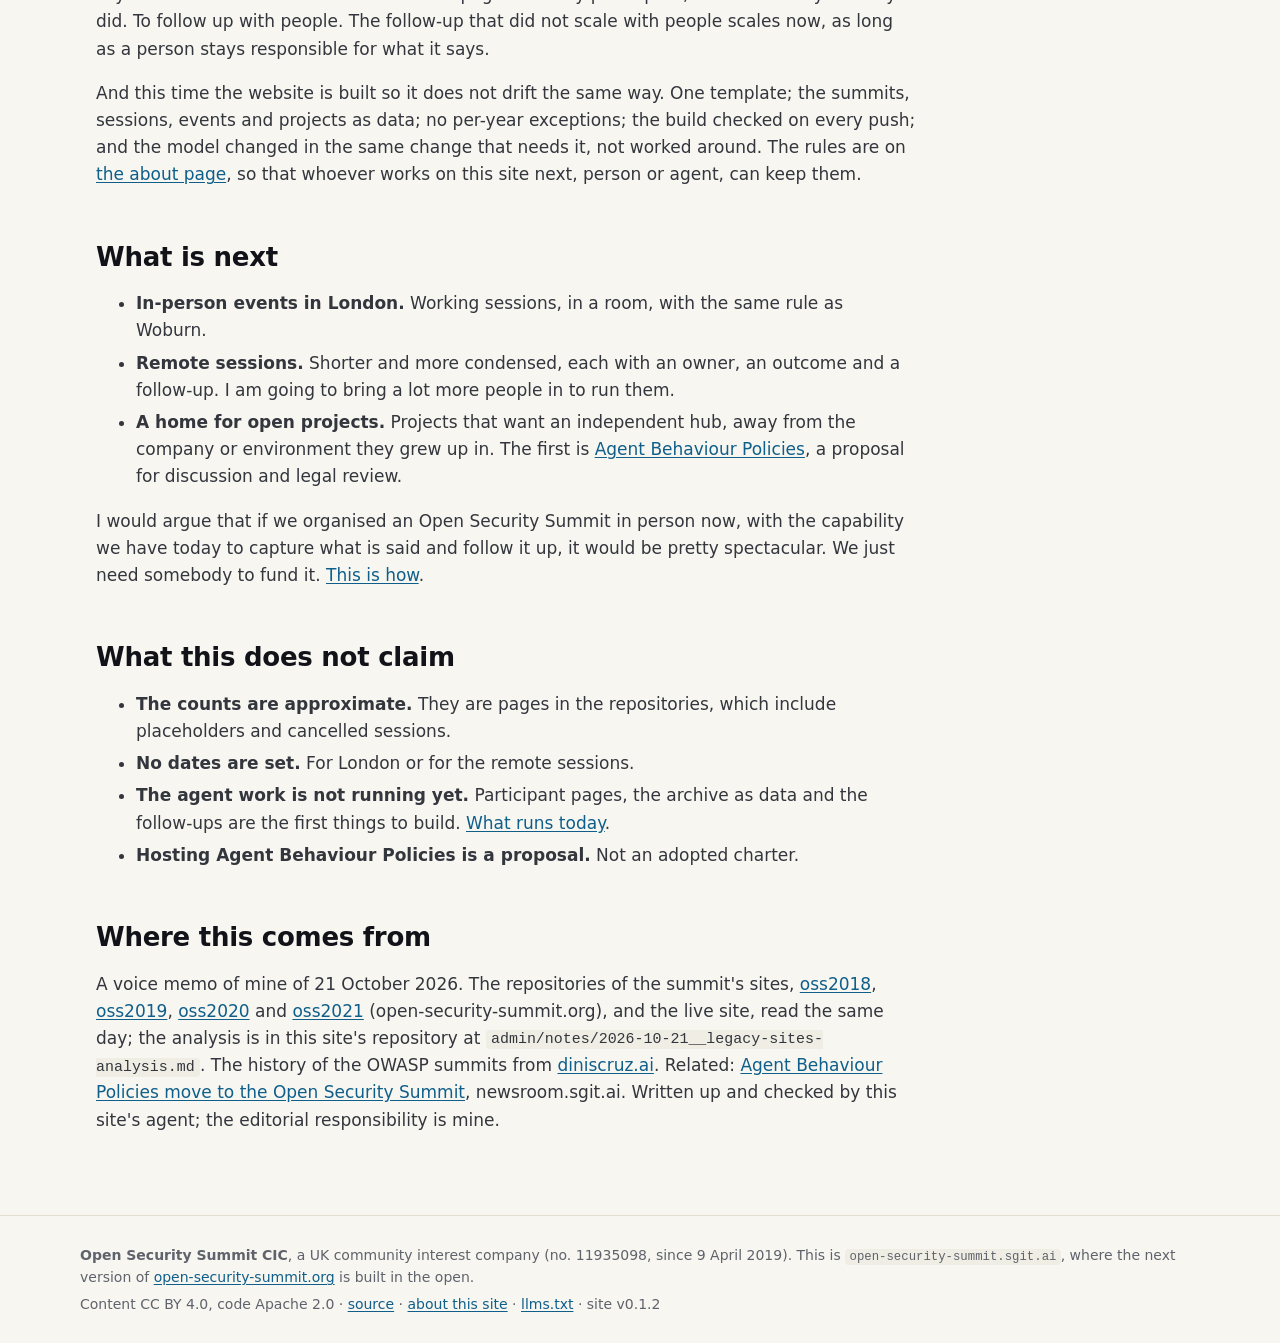
<file: articles/when-the-website-stalled-the-summit.html>
<!doctype html>
<html lang="en">
<head>
<meta charset="utf-8">
<meta name="viewport" content="width=device-width, initial-scale=1">
<title>When the website stalled the summit: what technical debt did to the Open Security Summit, and why now is the time to restart it · Open Security Summit</title>
<meta name="description" content="The Open Security Summit has some of the best material in application security, and it stalled. Not for lack of ideas or people, but because its website drifted into complexity and technical debt that nobody had the time to refactor, and because there was never the capacity to follow up. The numbers from its repositories, what was lost, and why, with agents now able to do the follow-up, it is time to restart it, in London and online.">
<link rel="canonical" href="https://open-security-summit.sgit.ai/articles/when-the-website-stalled-the-summit.html">
<meta property="og:title" content="When the website stalled the summit: what technical debt did to the Open Security Summit, and why now is the time to restart it · Open Security Summit">
<meta property="og:description" content="The Open Security Summit has some of the best material in application security, and it stalled. Not for lack of ideas or people, but because its website drifted into complexity and technical debt that nobody had the time to refactor, and because there was never the capacity to follow up. The numbers from its repositories, what was lost, and why, with agents now able to do the follow-up, it is time to restart it, in London and online.">
<meta property="og:url" content="https://open-security-summit.sgit.ai/articles/when-the-website-stalled-the-summit.html">
<link rel="icon" href="/assets/favicon.svg" type="image/svg+xml">
<link rel="stylesheet" href="/assets/site.css">
<script src="/assets/theme.js"></script>
</head>
<body>
<header class="bar">
  <a class="brand" href="/"><span class="mark" aria-hidden="true">OSS</span><span>Open Security Summit</span></a>
  <nav aria-label="Site"><a href="/">Home</a><a href="/events/">Events</a><a href="/participate/">Participate</a><a href="/projects/">Projects</a><a href="/archive/">Archive</a><a href="/history/">History</a><a href="/articles/" aria-current="page">Articles</a></nav>
  <button class="theme" type="button" aria-label="Switch light or dark"><svg viewBox="0 0 24 24" width="16" height="16" aria-hidden="true"><circle cx="12" cy="12" r="9" fill="none" stroke="currentColor" stroke-width="2"/><path d="M12 3a9 9 0 0 1 0 18z" fill="currentColor"/></svg></button>
</header>
<main>
<section class="hero"><p class="kicker">2026-10-21 · Dinis Cruz</p><h1>When the website stalled the summit: what technical debt did to the Open Security Summit, and why now is the time to restart it</h1><p class="lead">The Open Security Summit has some of the best material in application security, and it stalled. Not for lack of ideas or people, but because its website drifted into complexity and technical debt that nobody had the time to refactor, and because there was never the capacity to follow up. The numbers from its repositories, what was lost, and why, with agents now able to do the follow-up, it is time to restart it, in London and online.</p></section><article class="prose"><h2 id="in-short">In short</h2>
<ul><li><strong>The summit had some of the best assets in technology.</strong> Three in-person weeks, 27 online mini-summits, more than a thousand session pages and 219 recordings.</li><li><strong>Its website got us there and then stopped us.</strong> A Hugo site with real innovation in its structure, that grew to 297 templates and nearly forty spellings of a dozen tracks.</li><li><strong>Every new summit added exceptions and none was refactored away.</strong> There was no development team, so there was never the time.</li><li><strong>What was really lost was the follow-up.</strong> The sessions happened; connecting them to the people, and giving each person a path, did not.</li><li><strong>That follow-up can now be done.</strong> By agents that read the recordings and the pages, under a person's responsibility.</li><li><strong>So it restarts.</strong> In-person events in London, remote sessions, and a home for open projects. It needs funding.</li></ul>
<h2 id="built">What we built</h2>
<p>The Open Security Summit started in 2018 as the continuation of the OWASP Summit 2017, a week at Woburn Forest Center Parcs with over 170 working sessions. The idea, from the OWASP summits of 2008 and 2011, was that there are no attendees: everybody who comes is a participant, every session is a working session, and the outcome is written down. It is still one of the best things I have organised.</p>
<p>The website was part of that. We nailed its structure in the first couple of summits: a page for every session, with its track, its organisers and its participants; a page for every participant, with the sessions they were in; and outcome pages for what each session produced. The schedule was built by the participants themselves, by adding a page. In 2018 that gave us about 300 session pages, 212 participant pages and 194 outcome pages, for one week. It was a good example of what a Hugo site could do, and I did a lot of the programming on it myself.</p>
<h2 id="drift">How it drifted</h2>
<p>Then every summit asked for something new, and every change was made in a hurry, before the next event. The repositories show what that does over seven years:</p>
<ul><li><strong>The templates kept growing.</strong> 171 layout files in 2018, 190 in 2019, 258 in 2020, 297 on the live site, 8,740 lines of templates. Each year's site was a copy of the last one: 183 of today's layout files are identical to 2020's.</li><li><strong>The exceptions were never removed.</strong> Partials named for one year, with its dates written in them ("Summit 2019 : 3-7 June"); templates for kinds of session that no longer exist; a page for a one-day summit in July 2018.</li><li><strong>The data drifted.</strong> People are linked to sessions by matching their names as text, with no identifiers, so a typo breaks the link: 53 of the 241 people who organised a session online have no page. The <code>track</code> field has nearly forty spellings for about a dozen tracks.</li><li><strong>The current edition was in four places, and they disagreed.</strong> One file said 2023, one 2025, one 2022, and the schedule said December 2024. Because past event pages read their dates from "the next summit", every archived mini-summit on the site today shows the days of December 2024.</li><li><strong>The content was edited by many hands, without a model to hold it.</strong> Around 3,000 merged pull requests on the live site, most of them single-page edits in GitHub's web editor.</li></ul>
<p>None of that is anyone's fault. It is what happens to any system that keeps changing when nobody has the time to change its model with it. It is the drift of complexity, and the technical debt that comes with it.</p>
<h2 id="stalled">Why it stalled</h2>
<p>The typical pattern: whenever we had a new summit we wanted to make changes, and we never had the time to refactor first. So each change was another exception, each exception made the next change harder, and the debt kept growing until changing anything took longer than we had. The last mini-summit ran in December 2024. One was announced for March 2025, and never happened.</p>
<p>Underneath the website there was a harder problem: scale. What made the in-person summits powerful was that we treated every participant as a presenter. That works in a room, for a week. Online it needed something the website could not do and we had no people to do by hand: follow-up. After a session, sending the outcome and the next steps to the people who were in it. Connecting the sessions to each other and to the people. Giving each participant a personalised path through the summit, rather than one schedule for everybody.</p>
<p>I kept funding it, and kept it alive at some cost to me, but it was not scalable. The summit never fulfilled its potential as a web environment people could come back to, because of the follow-up.</p>
<h2 id="assets">What it has</h2>
<p>And the crazy thing is how good the material is. Keynotes from Adam Shostack, Simon Wardley, Jane Frankland, Dave Snowden, Jim Manico and Bjoern Kimminich. Years of threat-modelling, SAMM, DevSecOps and governance sessions. In 2023, when the whole AI thing started, some of the first sessions on what generative AI and agents would do to security teams. A lot of what I know is in those videos, including some of my own history, and most of it is lost in plain sight: online, but not findable, not connected, and not followed up. The <a href="/archive/">archive</a> is a first selection.</p>
<h2 id="now">What changes now</h2>
<p>What has changed is the workflow. I can now put an agent on the case: to read everything that is there, map the data, and connect the dots. To read the session pages and the recordings, and say who said what. To build a much better page for every participant, from what they actually did. To follow up with people. The follow-up that did not scale with people scales now, as long as a person stays responsible for what it says.</p>
<p>And this time the website is built so it does not drift the same way. One template; the summits, sessions, events and projects as data; no per-year exceptions; the build checked on every push; and the model changed in the same change that needs it, not worked around. The rules are on <a href="/about/#rules">the about page</a>, so that whoever works on this site next, person or agent, can keep them.</p>
<h2 id="next">What is next</h2>
<ul><li><strong>In-person events in London.</strong> Working sessions, in a room, with the same rule as Woburn.</li><li><strong>Remote sessions.</strong> Shorter and more condensed, each with an owner, an outcome and a follow-up. I am going to bring a lot more people in to run them.</li><li><strong>A home for open projects.</strong> Projects that want an independent hub, away from the company or environment they grew up in. The first is <a href="/projects/">Agent Behaviour Policies</a>, a proposal for discussion and legal review.</li></ul>
<p>I would argue that if we organised an Open Security Summit in person now, with the capability we have today to capture what is said and follow it up, it would be pretty spectacular. We just need somebody to fund it. <a href="/fund/">This is how</a>.</p>
<h2 id="limits">What this does not claim</h2>
<ul><li><strong>The counts are approximate.</strong> They are pages in the repositories, which include placeholders and cancelled sessions.</li><li><strong>No dates are set.</strong> For London or for the remote sessions.</li><li><strong>The agent work is not running yet.</strong> Participant pages, the archive as data and the follow-ups are the first things to build. <a href="/about/#status">What runs today</a>.</li><li><strong>Hosting Agent Behaviour Policies is a proposal.</strong> Not an adopted charter.</li></ul>
<h2 id="sources">Where this comes from</h2>
<p>A voice memo of mine of 21 October 2026. The repositories of the summit's sites, <a href="https://github.com/OpenSecuritySummit/oss2018">oss2018</a>, <a href="https://github.com/OpenSecuritySummit/oss2019">oss2019</a>, <a href="https://github.com/OpenSecuritySummit/oss2020">oss2020</a> and <a href="https://github.com/OpenSecuritySummit/oss2021">oss2021</a> (open-security-summit.org), and the live site, read the same day; the analysis is in this site's repository at <code>admin/notes/2026-10-21__legacy-sites-analysis.md</code>. The history of the OWASP summits from <a href="https://diniscruz.ai/2025/06/07/history-and-analysis-of-owasp-in-person-summits.html">diniscruz.ai</a>. Related: <a href="https://newsroom.sgit.ai/articles/agent-behaviour-policies-move-to-the-open-security-summit.html">Agent Behaviour Policies move to the Open Security Summit</a>, newsroom.sgit.ai. Written up and checked by this site's agent; the editorial responsibility is mine.</p></article>
</main>
<footer>
  <p><strong>Open Security Summit CIC</strong>, a UK community interest company (no. 11935098, since 9 April 2019).
  This is <code>open-security-summit.sgit.ai</code>, where the next version of
  <a href="https://open-security-summit.org/">open-security-summit.org</a> is built in the open.</p>
  <p>Content CC BY 4.0, code Apache 2.0 · <a href="https://github.com/SGit-AI/SGit-AI__Website__Open-Security-Summit">source</a> ·
  <a href="/about/">about this site</a> · <a href="/llms.txt">llms.txt</a> · site v0.1.2</p>
</footer>
</body>
</html>
</file>
<file: assets/site.css>
/* open-security-summit.sgit.ai — the one stylesheet.
   Every colour is a token, defined here for light and dark. A rule names a token, never a literal. */

:root {
  --bg:#f7f6f1; --panel:#ffffff; --panel2:#efede4; --line:#e2ddcf;
  --head:#111318; --text:#33363d; --dim:#5f636b;
  --accent:#b4321f; --accent-dk:#8f2416; --on-accent:#ffffff;
  --link:#0f5f8a; --tint:rgba(180,50,31,.07);
  --ok:#13795b; --plan:#9a6a00;
  --nav-bg:rgba(247,246,241,.92);
  --shadow:0 1px 2px rgba(17,19,24,.05),0 6px 18px rgba(17,19,24,.05);
  color-scheme:light;
}
:root[data-theme="dark"] {
  --bg:#0f1115; --panel:#171a21; --panel2:#1d2129; --line:#2b313b;
  --head:#f3f4f6; --text:#c9cdd4; --dim:#9aa1ad;
  --accent:#ff7a62; --accent-dk:#ff9a86; --on-accent:#1a0a06;
  --link:#7cc4ee; --tint:rgba(255,122,98,.09);
  --ok:#4fd1a5; --plan:#e3b341;
  --nav-bg:rgba(15,17,21,.9);
  --shadow:0 1px 2px rgba(0,0,0,.4),0 6px 18px rgba(0,0,0,.35);
  color-scheme:dark;
}

* { box-sizing:border-box; }
html { -webkit-text-size-adjust:100%; }
body {
  margin:0; background:var(--bg); color:var(--text);
  font:17px/1.6 system-ui,-apple-system,"Segoe UI",Roboto,"Helvetica Neue",Arial,sans-serif;
}
a { color:var(--link); text-underline-offset:2px; }
a:hover { color:var(--accent); }
code { font:.88em ui-monospace,SFMono-Regular,Menlo,Consolas,monospace; background:var(--panel2); padding:.1em .35em; border-radius:4px; }
pre { background:var(--panel2); padding:14px 16px; border-radius:8px; overflow-x:auto; }
pre code { background:none; padding:0; }

/* the bar */
.bar {
  position:sticky; top:0; z-index:10; display:flex; align-items:center; gap:18px; flex-wrap:wrap;
  padding:10px max(16px, calc((100% - 1120px) / 2)); background:var(--nav-bg);
  backdrop-filter:blur(8px); border-bottom:1px solid var(--line);
}
.brand { display:flex; align-items:center; gap:10px; color:var(--head); text-decoration:none; font-weight:700; }
.mark { background:var(--accent); color:var(--on-accent); font-size:12px; letter-spacing:.06em; padding:4px 6px; border-radius:5px; }
.bar nav { display:flex; gap:4px 14px; flex-wrap:wrap; margin-left:auto; font-size:15px; }
.bar nav a { color:var(--dim); text-decoration:none; padding:2px 0; border-bottom:2px solid transparent; }
.bar nav a:hover { color:var(--head); }
.bar nav a[aria-current="page"] { color:var(--head); border-bottom-color:var(--accent); }
.theme { background:none; border:1px solid var(--line); color:var(--dim); border-radius:6px; padding:2px 8px; cursor:pointer; font-size:15px; display:inline-flex; align-items:center; }

main { max-width:1120px; margin:0 auto; padding:0 16px 64px; }

.hero { padding:56px 0 20px; max-width:820px; }
.hero h1 { color:var(--head); font-size:clamp(32px, 5vw, 50px); line-height:1.1; letter-spacing:-.02em; margin:.1em 0 .35em; }
.hero h1 em { font-style:normal; color:var(--accent); }
.lead { font-size:clamp(18px, 2.2vw, 21px); color:var(--text); margin:0; }
.kicker { text-transform:uppercase; letter-spacing:.08em; font-size:12.5px; font-weight:600; color:var(--accent); margin:0 0 6px; }

.prose { max-width:820px; }
.prose h2 { color:var(--head); font-size:26px; line-height:1.25; margin:2em 0 .5em; letter-spacing:-.01em; }
.prose h3 { color:var(--head); font-size:19px; margin:1.6em 0 .4em; }
.prose blockquote { margin:1.4em 0; padding:4px 20px; border-left:4px solid var(--accent); background:var(--tint); border-radius:0 8px 8px 0; }
.prose li { margin:.3em 0; }
.prose hr { border:0; border-top:1px solid var(--line); margin:2.5em 0; }
/* blocks and grids may use the full width */
.prose .cards, .prose .numbers, .prose .timeline, .prose .wide { width:min(1088px, calc(100vw - 32px)); }

.cards { list-style:none; padding:0; display:grid; grid-template-columns:repeat(auto-fit, minmax(260px, 1fr)); gap:14px; margin:1em 0 1.5em; }
.card { background:var(--panel); border:1px solid var(--line); border-radius:10px; padding:16px 18px; box-shadow:var(--shadow); margin:0; }
.card h3 { margin:.1em 0 .35em; font-size:18px; line-height:1.3; }
.card h3 a { color:var(--head); text-decoration:none; }
.card h3 a:hover { color:var(--accent); }
.card p { margin:.35em 0; font-size:15.5px; }
.card .links { font-size:14.5px; }
.card .people { color:var(--dim); font-size:14.5px; }
.card-live { border-top:3px solid var(--ok); }
.card-planned, .card-proposed { border-top:3px solid var(--plan); }
.card-live .kicker { color:var(--ok); }
.card-planned .kicker, .card-proposed .kicker { color:var(--plan); }

.numbers { list-style:none; padding:0; display:grid; grid-template-columns:repeat(auto-fill, minmax(150px, 1fr)); gap:12px; margin:1.2em 0 1.8em; }
.numbers li { background:var(--panel); border:1px solid var(--line); border-radius:10px; padding:14px 16px; margin:0; }
.numbers .n { display:block; font-size:30px; font-weight:700; color:var(--head); line-height:1.1; }
.numbers .l { display:block; font-size:14px; color:var(--dim); }

.timeline { list-style:none; padding:0; margin:1.5em 0; border-left:2px solid var(--line); }
.tl-item { display:grid; grid-template-columns:150px 1fr; gap:18px; padding:0 0 26px 20px; position:relative; margin:0; }
.tl-item::before { content:""; position:absolute; left:-7px; top:7px; width:12px; height:12px; border-radius:50%; background:var(--accent); }
.tl-online::before { background:var(--link); }
.tl-next::before { background:var(--plan); }
.tl-when { font-weight:700; color:var(--head); }
.tl-body h3 { margin:0 0 .1em; }
.tl-where { color:var(--dim); margin:0 0 .3em; font-size:15px; }
.tl-body p, .tl-body li { font-size:15.5px; }
.more { white-space:nowrap; }

.cta { display:flex; flex-wrap:wrap; gap:10px; margin:1.6em 0; }
.button { display:inline-block; background:var(--accent); color:var(--on-accent); text-decoration:none; font-weight:600; padding:10px 18px; border-radius:8px; }
.button:hover { background:var(--accent-dk); color:var(--on-accent); }
.button.ghost { background:none; color:var(--head); border:1px solid var(--line); }
.button.ghost:hover { border-color:var(--accent); color:var(--accent); }

.note { background:var(--panel2); border-radius:10px; padding:14px 18px; font-size:15.5px; }

footer { border-top:1px solid var(--line); color:var(--dim); font-size:14px; padding:24px max(16px, calc((100% - 1120px) / 2)); }
footer p { margin:.3em 0; }

@media (max-width:640px) {
  .tl-item { grid-template-columns:1fr; gap:2px; }
  .brand { flex:1; }
  .theme { order:2; }
  .bar nav { order:3; margin-left:0; width:100%; }
  .hero { padding-top:32px; }
}
</file>
